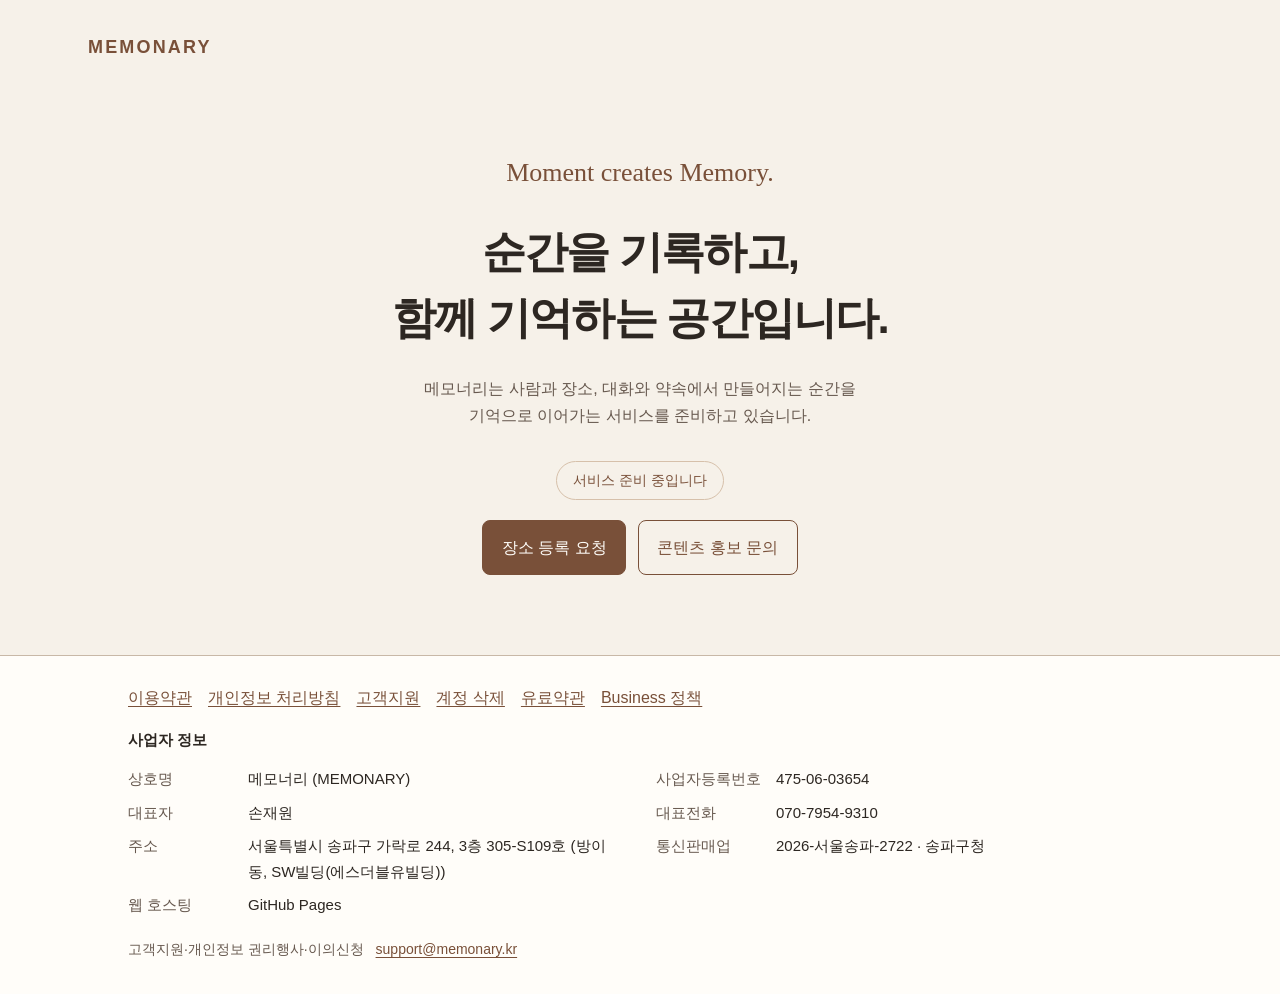
<file: index.html>
<!doctype html>
<html lang="ko">
<head>
  <meta charset="utf-8">
  <meta name="viewport" content="width=device-width, initial-scale=1">
  <meta name="description" content="순간을 기록하고, 함께 기억하는 공간. 메모너리(MEMONARY)는 사람과 장소, 대화와 약속에서 만들어지는 순간을 기억으로 이어가는 서비스를 준비하고 있습니다.">
  <title>MEMONARY | Moment creates Memory.</title>
  <link rel="icon" href="data:,">
  <link rel="stylesheet" href="./styles.css">
  <link rel="stylesheet" href="./request.css">
</head>
<body>
  <header class="site-header">
    <p class="wordmark">MEMONARY</p>
  </header>
  <main>
    <div class="introduction">
      <p class="motto" lang="en">Moment creates Memory.</p>
      <h1>순간을 기록하고,<br>함께 기억하는 공간입니다.</h1>
      <p class="description">메모너리는 사람과 장소, 대화와 약속에서 만들어지는 순간을 기억으로 이어가는 서비스를 준비하고 있습니다.</p>
      <p class="availability">서비스 준비 중입니다</p><nav class="home-actions" aria-label="등록 및 문의"><a class="button-link" href="/place-registration/">장소 등록 요청</a><a class="button-link secondary" href="/promotion/">콘텐츠 홍보 문의</a></nav>
    </div>
  </main>
  <footer class="site-footer">
    <div class="footer-inner">
      <nav class="legal-links" aria-label="약관 및 개인정보"><a href="/terms/">이용약관</a><a href="/privacy/">개인정보 처리방침</a><a href="/support/">고객지원</a><a href="/account-deletion/">계정 삭제</a><a href="/paid-terms/">유료약관</a><a href="/business-membership/">Business 정책</a></nav>
      <h2>사업자 정보</h2>
      <dl class="business-info">
        <div><dt>상호명</dt><dd>메모너리 (MEMONARY)</dd></div>
        <div><dt>사업자등록번호</dt><dd>475-06-03654</dd></div>
        <div><dt>대표자</dt><dd>손재원</dd></div>
        <div><dt>대표전화</dt><dd>070-7954-9310</dd></div>
        <div><dt>주소</dt><dd>서울특별시 송파구 가락로 244, 3층 305-S109호 (방이동, SW빌딩(에스더블유빌딩))</dd></div>
        <div><dt>통신판매업</dt><dd>2026-서울송파-2722 · 송파구청</dd></div>
        <div><dt>웹 호스팅</dt><dd>GitHub Pages</dd></div>
      </dl>
      <p class="support">고객지원·개인정보 권리행사·이의신청 <a href="mailto:support@memonary.kr">support@memonary.kr</a></p>
    </div>
  </footer>
</body>
</html>
</file>
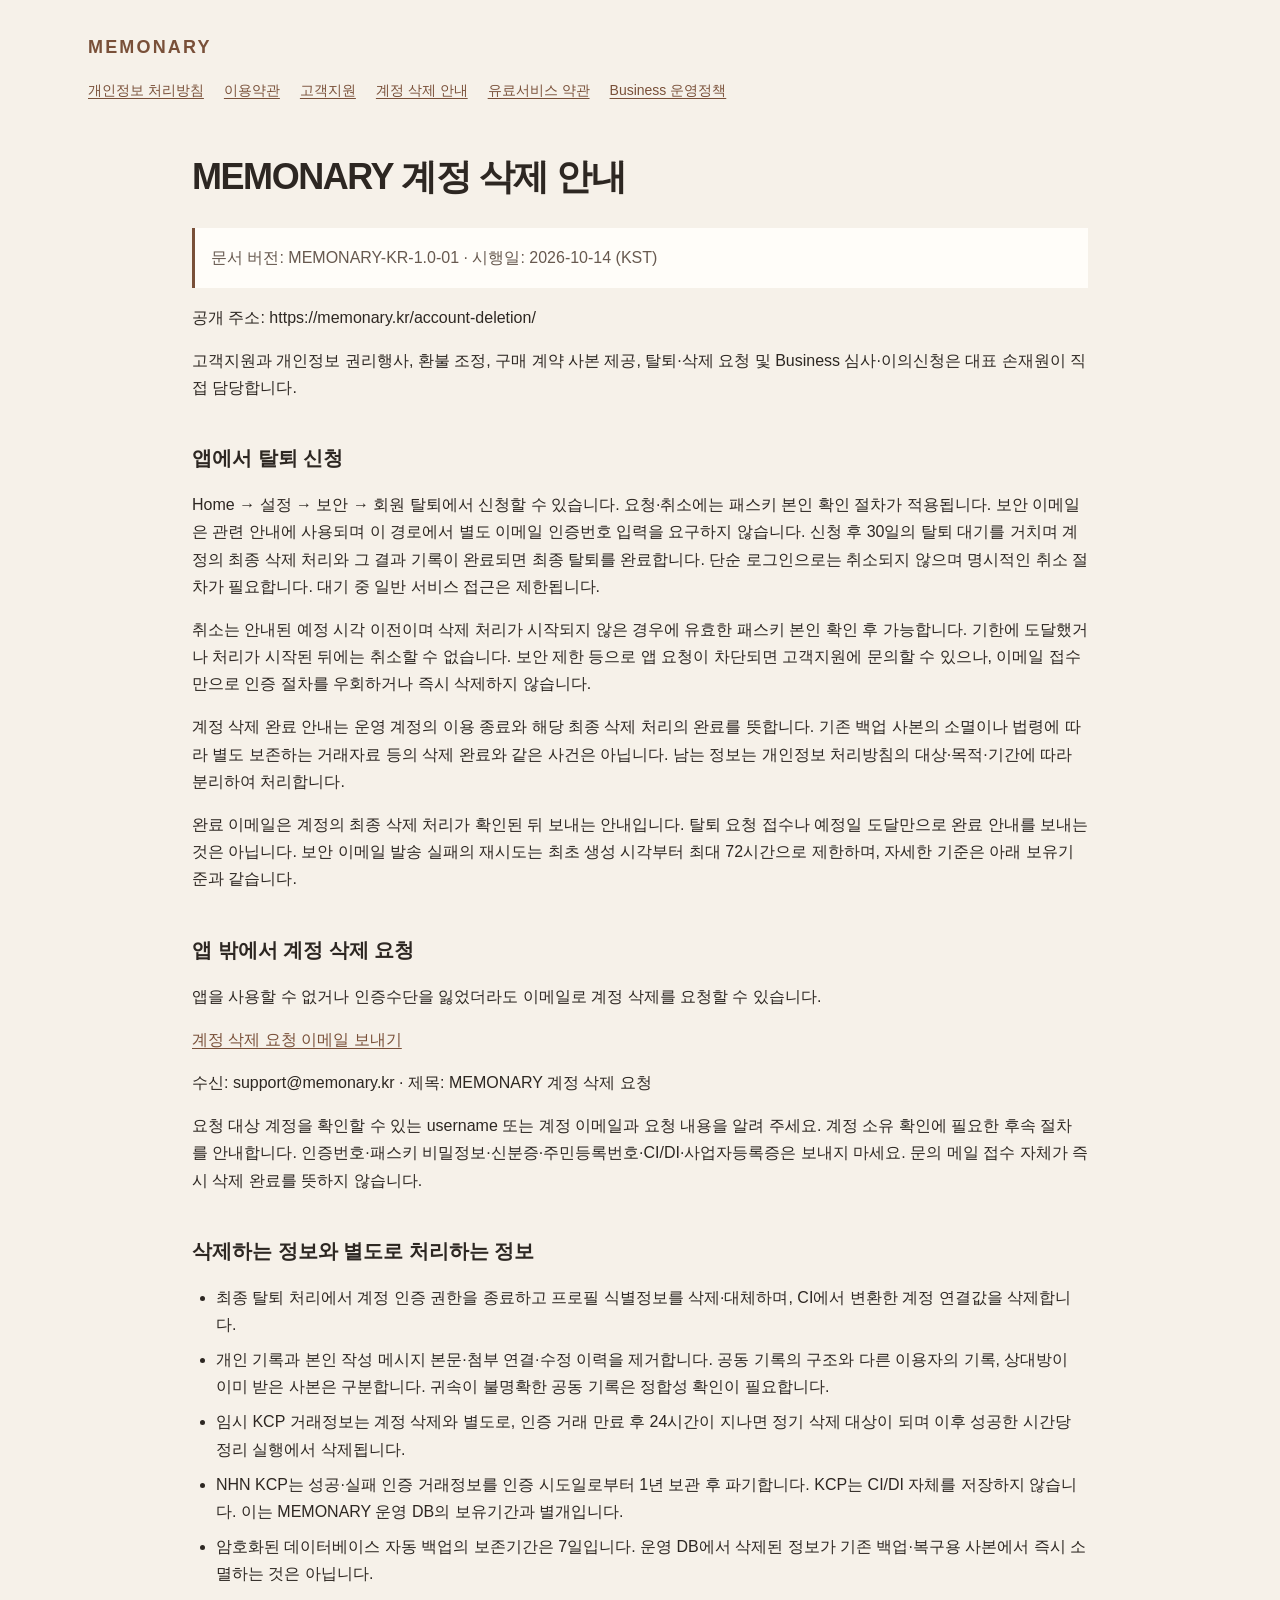
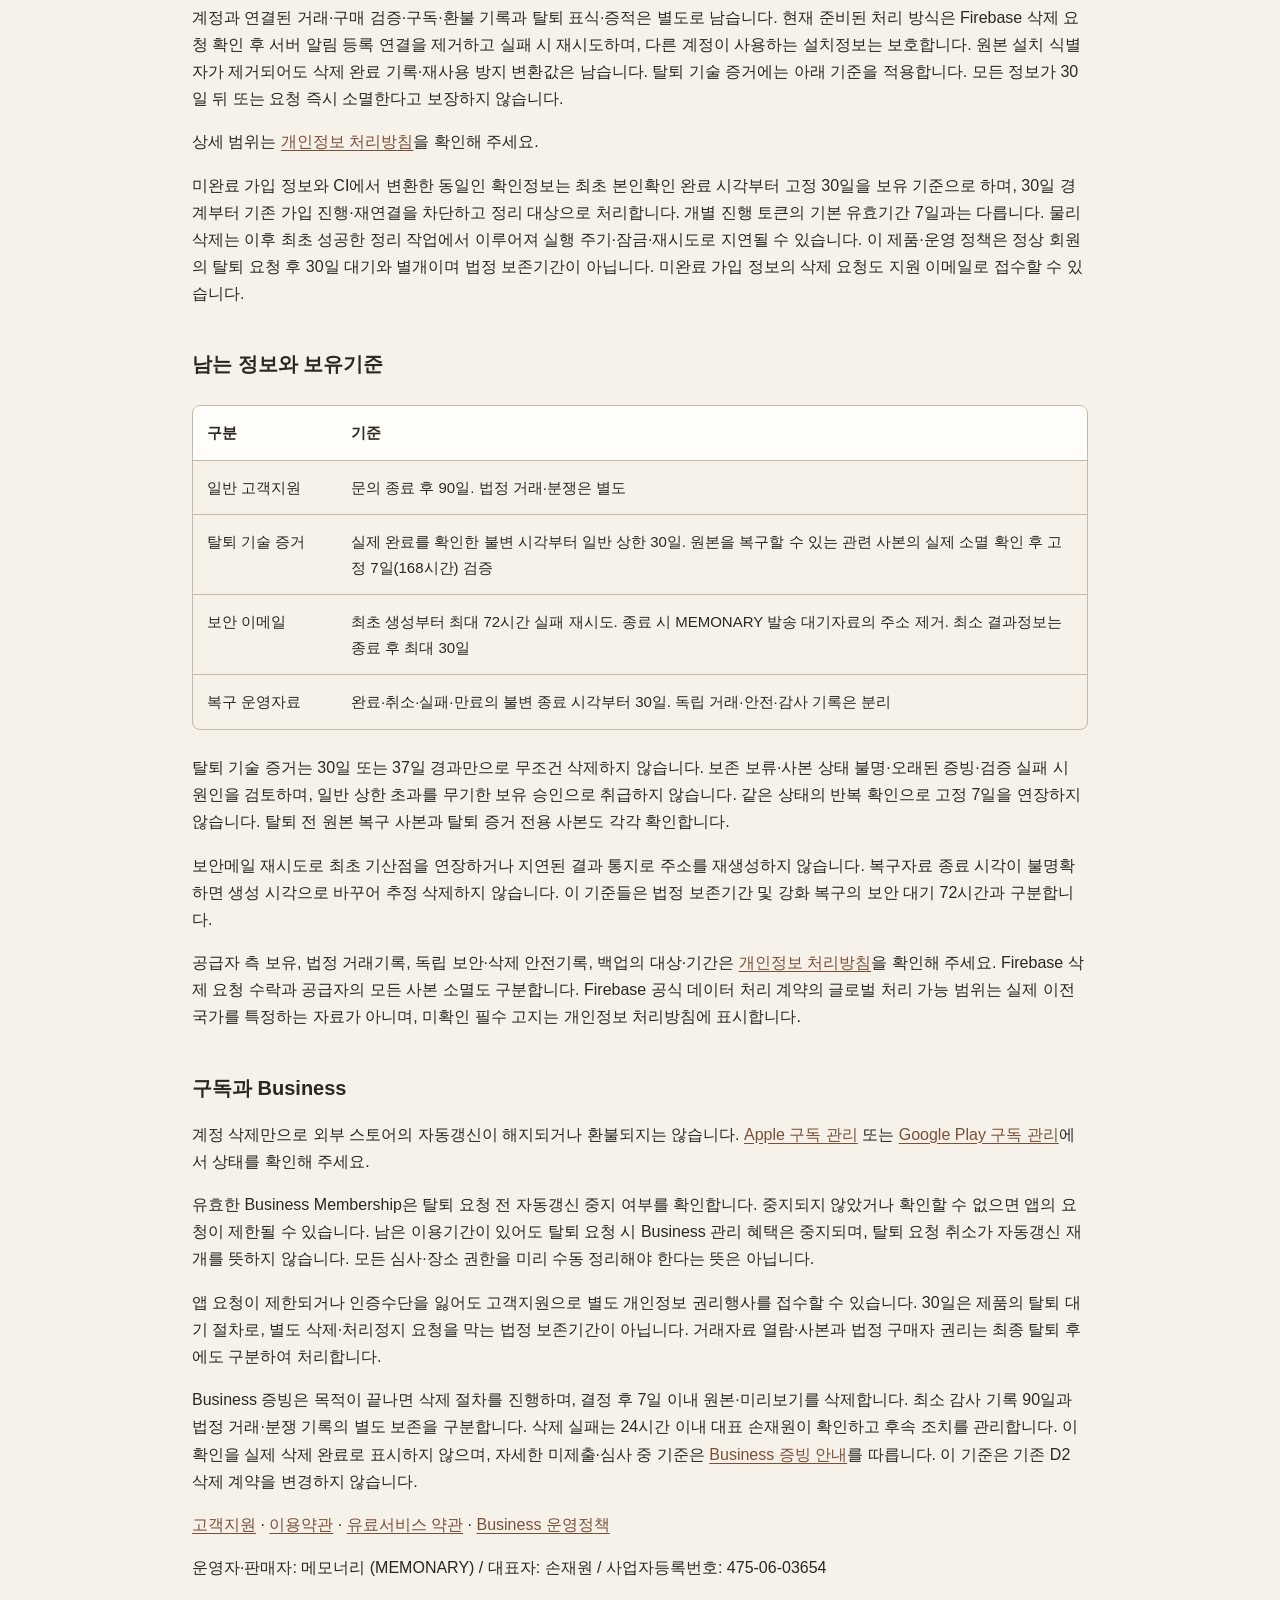
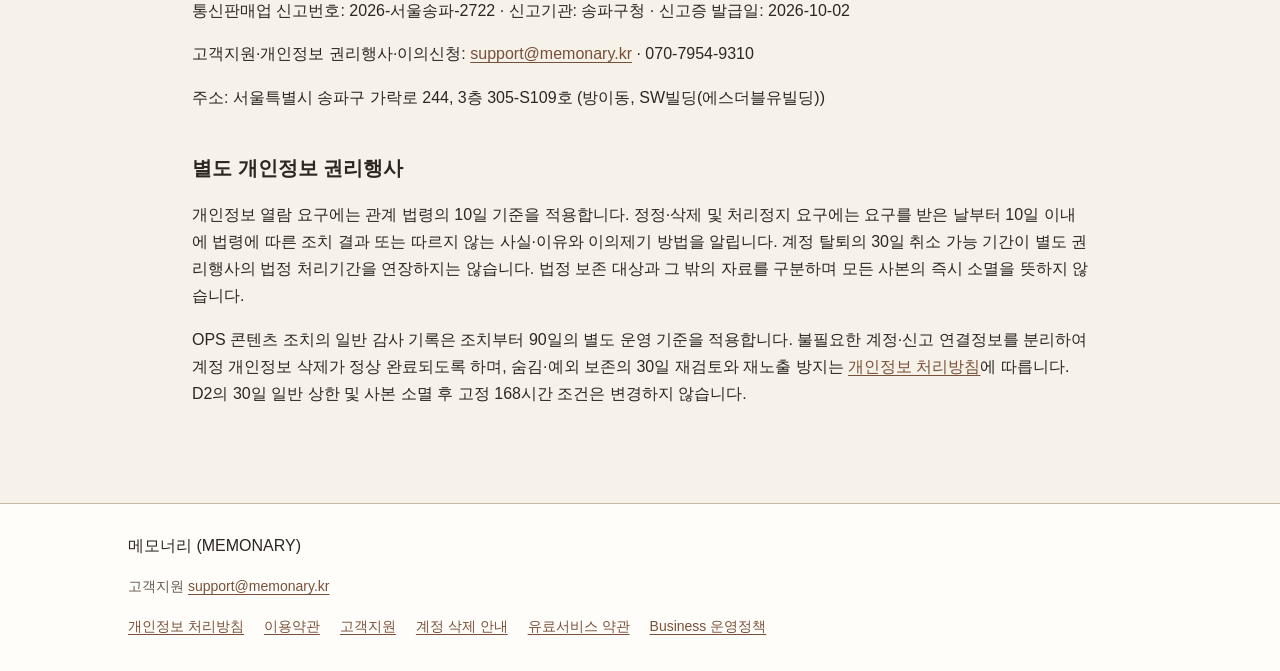
<file: account-deletion/index.html>
<!doctype html>
<html lang="ko">
<head>
<meta charset="utf-8">
<meta name="viewport" content="width=device-width, initial-scale=1">
<meta name="description" content="MEMONARY 계정 삭제 안내">
<title>계정 삭제 안내 | MEMONARY</title>
<link rel="icon" href="data:,">
<link rel="stylesheet" href="/styles.css">
<link rel="stylesheet" href="/legal.css">
</head>
<body class="legal-page">
<a class="skip-link" href="#document">본문으로 이동</a>
<header class="site-header"><a class="wordmark" href="/">MEMONARY</a><nav class="legal-nav" aria-label="서비스 안내"><a href="/privacy/">개인정보 처리방침</a><a href="/terms/">이용약관</a><a href="/support/">고객지원</a><a href="/account-deletion/">계정 삭제 안내</a><a href="/paid-terms/">유료서비스 약관</a><a href="/business-membership/">Business 운영정책</a></nav></header>
<main id="document"><article>
<h1 id="section-1">MEMONARY 계정 삭제 안내</h1>

<p>문서 버전: MEMONARY-KR-1.0-01 · 시행일: 2026-10-14 (KST)</p>
<p>공개 주소: https://memonary.kr/account-deletion/</p>
<p>고객지원과 개인정보 권리행사, 환불 조정, 구매 계약 사본 제공, 탈퇴·삭제 요청 및 Business 심사·이의신청은 대표 손재원이 직접 담당합니다.</p>
<h2 id="section-2">앱에서 탈퇴 신청</h2>
<p>Home → 설정 → 보안 → 회원 탈퇴에서 신청할 수 있습니다. 요청·취소에는 패스키 본인 확인 절차가 적용됩니다. 보안 이메일은 관련 안내에 사용되며 이 경로에서 별도 이메일 인증번호 입력을 요구하지 않습니다. 신청 후 30일의 탈퇴 대기를 거치며 계정의 최종 삭제 처리와 그 결과 기록이 완료되면 최종 탈퇴를 완료합니다. 단순 로그인으로는 취소되지 않으며 명시적인 취소 절차가 필요합니다. 대기 중 일반 서비스 접근은 제한됩니다.</p>
<p>취소는 안내된 예정 시각 이전이며 삭제 처리가 시작되지 않은 경우에 유효한 패스키 본인 확인 후 가능합니다. 기한에 도달했거나 처리가 시작된 뒤에는 취소할 수 없습니다. 보안 제한 등으로 앱 요청이 차단되면 고객지원에 문의할 수 있으나, 이메일 접수만으로 인증 절차를 우회하거나 즉시 삭제하지 않습니다.</p>
<p>계정 삭제 완료 안내는 운영 계정의 이용 종료와 해당 최종 삭제 처리의 완료를 뜻합니다. 기존 백업 사본의 소멸이나 법령에 따라 별도 보존하는 거래자료 등의 삭제 완료와 같은 사건은 아닙니다. 남는 정보는 개인정보 처리방침의 대상·목적·기간에 따라 분리하여 처리합니다.</p>
<p>완료 이메일은 계정의 최종 삭제 처리가 확인된 뒤 보내는 안내입니다. 탈퇴 요청 접수나 예정일 도달만으로 완료 안내를 보내는 것은 아닙니다. 보안 이메일 발송 실패의 재시도는 최초 생성 시각부터 최대 72시간으로 제한하며, 자세한 기준은 아래 보유기준과 같습니다. </p>

<h2 id="section-3">앱 밖에서 계정 삭제 요청</h2>
<p>앱을 사용할 수 없거나 인증수단을 잃었더라도 이메일로 계정 삭제를 요청할 수 있습니다.</p>
<p><a href="mailto:support@memonary.kr?subject=MEMONARY%20%EA%B3%84%EC%A0%95%20%EC%82%AD%EC%A0%9C%20%EC%9A%94%EC%B2%AD">계정 삭제 요청 이메일 보내기</a></p>
<p>수신: support@memonary.kr · 제목: MEMONARY 계정 삭제 요청</p>
<p>요청 대상 계정을 확인할 수 있는 username 또는 계정 이메일과 요청 내용을 알려 주세요. 계정 소유 확인에 필요한 후속 절차를 안내합니다. 인증번호·패스키 비밀정보·신분증·주민등록번호·CI/DI·사업자등록증은 보내지 마세요. 문의 메일 접수 자체가 즉시 삭제 완료를 뜻하지 않습니다.</p>
<h2 id="section-4">삭제하는 정보와 별도로 처리하는 정보</h2>
<ul><li>최종 탈퇴 처리에서 계정 인증 권한을 종료하고 프로필 식별정보를 삭제·대체하며, CI에서 변환한 계정 연결값을 삭제합니다.</li><li>개인 기록과 본인 작성 메시지 본문·첨부 연결·수정 이력을 제거합니다. 공동 기록의 구조와 다른 이용자의 기록, 상대방이 이미 받은 사본은 구분합니다. 귀속이 불명확한 공동 기록은 정합성 확인이 필요합니다.</li><li>임시 KCP 거래정보는 계정 삭제와 별도로, 인증 거래 만료 후 24시간이 지나면 정기 삭제 대상이 되며 이후 성공한 시간당 정리 실행에서 삭제됩니다.</li><li>NHN KCP는 성공·실패 인증 거래정보를 인증 시도일로부터 1년 보관 후 파기합니다. KCP는 CI/DI 자체를 저장하지 않습니다. 이는 MEMONARY 운영 DB의 보유기간과 별개입니다.</li><li>암호화된 데이터베이스 자동 백업의 보존기간은 7일입니다. 운영 DB에서 삭제된 정보가 기존 백업·복구용 사본에서 즉시 소멸하는 것은 아닙니다.</li></ul>
<p>계정과 연결된 거래·구매 검증·구독·환불 기록과 탈퇴 표식·증적은 별도로 남습니다. 현재 준비된 처리 방식은 Firebase 삭제 요청 확인 후 서버 알림 등록 연결을 제거하고 실패 시 재시도하며, 다른 계정이 사용하는 설치정보는 보호합니다. 원본 설치 식별자가 제거되어도 삭제 완료 기록·재사용 방지 변환값은 남습니다. 탈퇴 기술 증거에는 아래 기준을 적용합니다. 모든 정보가 30일 뒤 또는 요청 즉시 소멸한다고 보장하지 않습니다.</p>


<p> 상세 범위는 <a href="/privacy/">개인정보 처리방침</a>을 확인해 주세요.</p>
<p>미완료 가입 정보와 CI에서 변환한 동일인 확인정보는 최초 본인확인 완료 시각부터 고정 30일을 보유 기준으로 하며, 30일 경계부터 기존 가입 진행·재연결을 차단하고 정리 대상으로 처리합니다. 개별 진행 토큰의 기본 유효기간 7일과는 다릅니다. 물리 삭제는 이후 최초 성공한 정리 작업에서 이루어져 실행 주기·잠금·재시도로 지연될 수 있습니다. 이 제품·운영 정책은 정상 회원의 탈퇴 요청 후 30일 대기와 별개이며 법정 보존기간이 아닙니다. 미완료 가입 정보의 삭제 요청도 지원 이메일로 접수할 수 있습니다.</p>
<h2 id="section-5">남는 정보와 보유기준</h2>
<div class="table-scroll" role="region" aria-label="상세 항목 표" tabindex="0"><table><thead><tr><th scope="col">구분</th><th scope="col">기준</th></tr></thead><tbody><tr><td>일반 고객지원</td><td>문의 종료 후 90일. 법정 거래·분쟁은 별도</td></tr><tr><td>탈퇴 기술 증거</td><td>실제 완료를 확인한 불변 시각부터 일반 상한 30일. 원본을 복구할 수 있는 관련 사본의 실제 소멸 확인 후 고정 7일(168시간) 검증</td></tr><tr><td>보안 이메일</td><td>최초 생성부터 최대 72시간 실패 재시도. 종료 시 MEMONARY 발송 대기자료의 주소 제거. 최소 결과정보는 종료 후 최대 30일</td></tr><tr><td>복구 운영자료</td><td>완료·취소·실패·만료의 불변 종료 시각부터 30일. 독립 거래·안전·감사 기록은 분리</td></tr></tbody></table></div>
<p>탈퇴 기술 증거는 30일 또는 37일 경과만으로 무조건 삭제하지 않습니다. 보존 보류·사본 상태 불명·오래된 증빙·검증 실패 시 원인을 검토하며, 일반 상한 초과를 무기한 보유 승인으로 취급하지 않습니다. 같은 상태의 반복 확인으로 고정 7일을 연장하지 않습니다. 탈퇴 전 원본 복구 사본과 탈퇴 증거 전용 사본도 각각 확인합니다.</p>
<p>보안메일 재시도로 최초 기산점을 연장하거나 지연된 결과 통지로 주소를 재생성하지 않습니다. 복구자료 종료 시각이 불명확하면 생성 시각으로 바꾸어 추정 삭제하지 않습니다. 이 기준들은 법정 보존기간 및 강화 복구의 보안 대기 72시간과 구분합니다.</p>
<p>공급자 측 보유, 법정 거래기록, 독립 보안·삭제 안전기록, 백업의 대상·기간은 <a href="/privacy/#retention">개인정보 처리방침</a>을 확인해 주세요. Firebase 삭제 요청 수락과 공급자의 모든 사본 소멸도 구분합니다. Firebase 공식 데이터 처리 계약의 글로벌 처리 가능 범위는 실제 이전 국가를 특정하는 자료가 아니며, 미확인 필수 고지는 개인정보 처리방침에 표시합니다.</p>

<h2 id="section-6">구독과 Business</h2>
<p>계정 삭제만으로 외부 스토어의 자동갱신이 해지되거나 환불되지는 않습니다. <a href="https://apps.apple.com/account/subscriptions/">Apple 구독 관리</a> 또는 <a href="https://play.google.com/store/account/subscriptions">Google Play 구독 관리</a>에서 상태를 확인해 주세요.</p>
<p>유효한 Business Membership은 탈퇴 요청 전 자동갱신 중지 여부를 확인합니다. 중지되지 않았거나 확인할 수 없으면 앱의 요청이 제한될 수 있습니다. 남은 이용기간이 있어도 탈퇴 요청 시 Business 관리 혜택은 중지되며, 탈퇴 요청 취소가 자동갱신 재개를 뜻하지 않습니다. 모든 심사·장소 권한을 미리 수동 정리해야 한다는 뜻은 아닙니다.</p>
<p>앱 요청이 제한되거나 인증수단을 잃어도 고객지원으로 별도 개인정보 권리행사를 접수할 수 있습니다. 30일은 제품의 탈퇴 대기 절차로, 별도 삭제·처리정지 요청을 막는 법정 보존기간이 아닙니다. 거래자료 열람·사본과 법정 구매자 권리는 최종 탈퇴 후에도 구분하여 처리합니다.</p>
<p>Business 증빙은 목적이 끝나면 삭제 절차를 진행하며, 결정 후 7일 이내 원본·미리보기를 삭제합니다. 최소 감사 기록 90일과 법정 거래·분쟁 기록의 별도 보존을 구분합니다. 삭제 실패는 24시간 이내 대표 손재원이 확인하고 후속 조치를 관리합니다. 이 확인을 실제 삭제 완료로 표시하지 않으며, 자세한 미제출·심사 중 기준은 <a href="/business-membership/#verification">Business 증빙 안내</a>를 따릅니다. 이 기준은 기존 D2 삭제 계약을 변경하지 않습니다.</p>
<p><a href="/support/">고객지원</a> · <a href="/terms/">이용약관</a> · <a href="/paid-terms/">유료서비스 약관</a> · <a href="/business-membership/">Business 운영정책</a></p>
<p>운영자·판매자: 메모너리 (MEMONARY) / 대표자: 손재원 / 사업자등록번호: 475-06-03654</p>
<p>통신판매업 신고번호: 2026-서울송파-2722 · 신고기관: 송파구청 · 신고증 발급일: 2026-10-02</p>
<p>고객지원·개인정보 권리행사·이의신청: <a href="mailto:support@memonary.kr">support@memonary.kr</a> · 070-7954-9310</p>
<p>주소: 서울특별시 송파구 가락로 244, 3층 305-S109호 (방이동, SW빌딩(에스더블유빌딩))</p>
<h2 id="section-7">별도 개인정보 권리행사</h2>
<p>개인정보 열람 요구에는 관계 법령의 10일 기준을 적용합니다. 정정·삭제 및 처리정지 요구에는 요구를 받은 날부터 10일 이내에 법령에 따른 조치 결과 또는 따르지 않는 사실·이유와 이의제기 방법을 알립니다. 계정 탈퇴의 30일 취소 가능 기간이 별도 권리행사의 법정 처리기간을 연장하지는 않습니다. 법정 보존 대상과 그 밖의 자료를 구분하며 모든 사본의 즉시 소멸을 뜻하지 않습니다.</p>
<p>OPS 콘텐츠 조치의 일반 감사 기록은 조치부터 90일의 별도 운영 기준을 적용합니다. 불필요한 계정·신고 연결정보를 분리하여 계정 개인정보 삭제가 정상 완료되도록 하며, 숨김·예외 보존의 30일 재검토와 재노출 방지는 <a href="/privacy/#retention">개인정보 처리방침</a>에 따릅니다. D2의 30일 일반 상한 및 사본 소멸 후 고정 168시간 조건은 변경하지 않습니다.</p>
</article></main>
<footer class="site-footer"><div class="footer-inner"><p>메모너리 (MEMONARY)</p><p class="support">고객지원 <a href="mailto:support@memonary.kr">support@memonary.kr</a></p><nav class="legal-nav" aria-label="하단 서비스 안내"><a href="/privacy/">개인정보 처리방침</a><a href="/terms/">이용약관</a><a href="/support/">고객지원</a><a href="/account-deletion/">계정 삭제 안내</a><a href="/paid-terms/">유료서비스 약관</a><a href="/business-membership/">Business 운영정책</a></nav></div></footer>
</body>
</html>
</file>
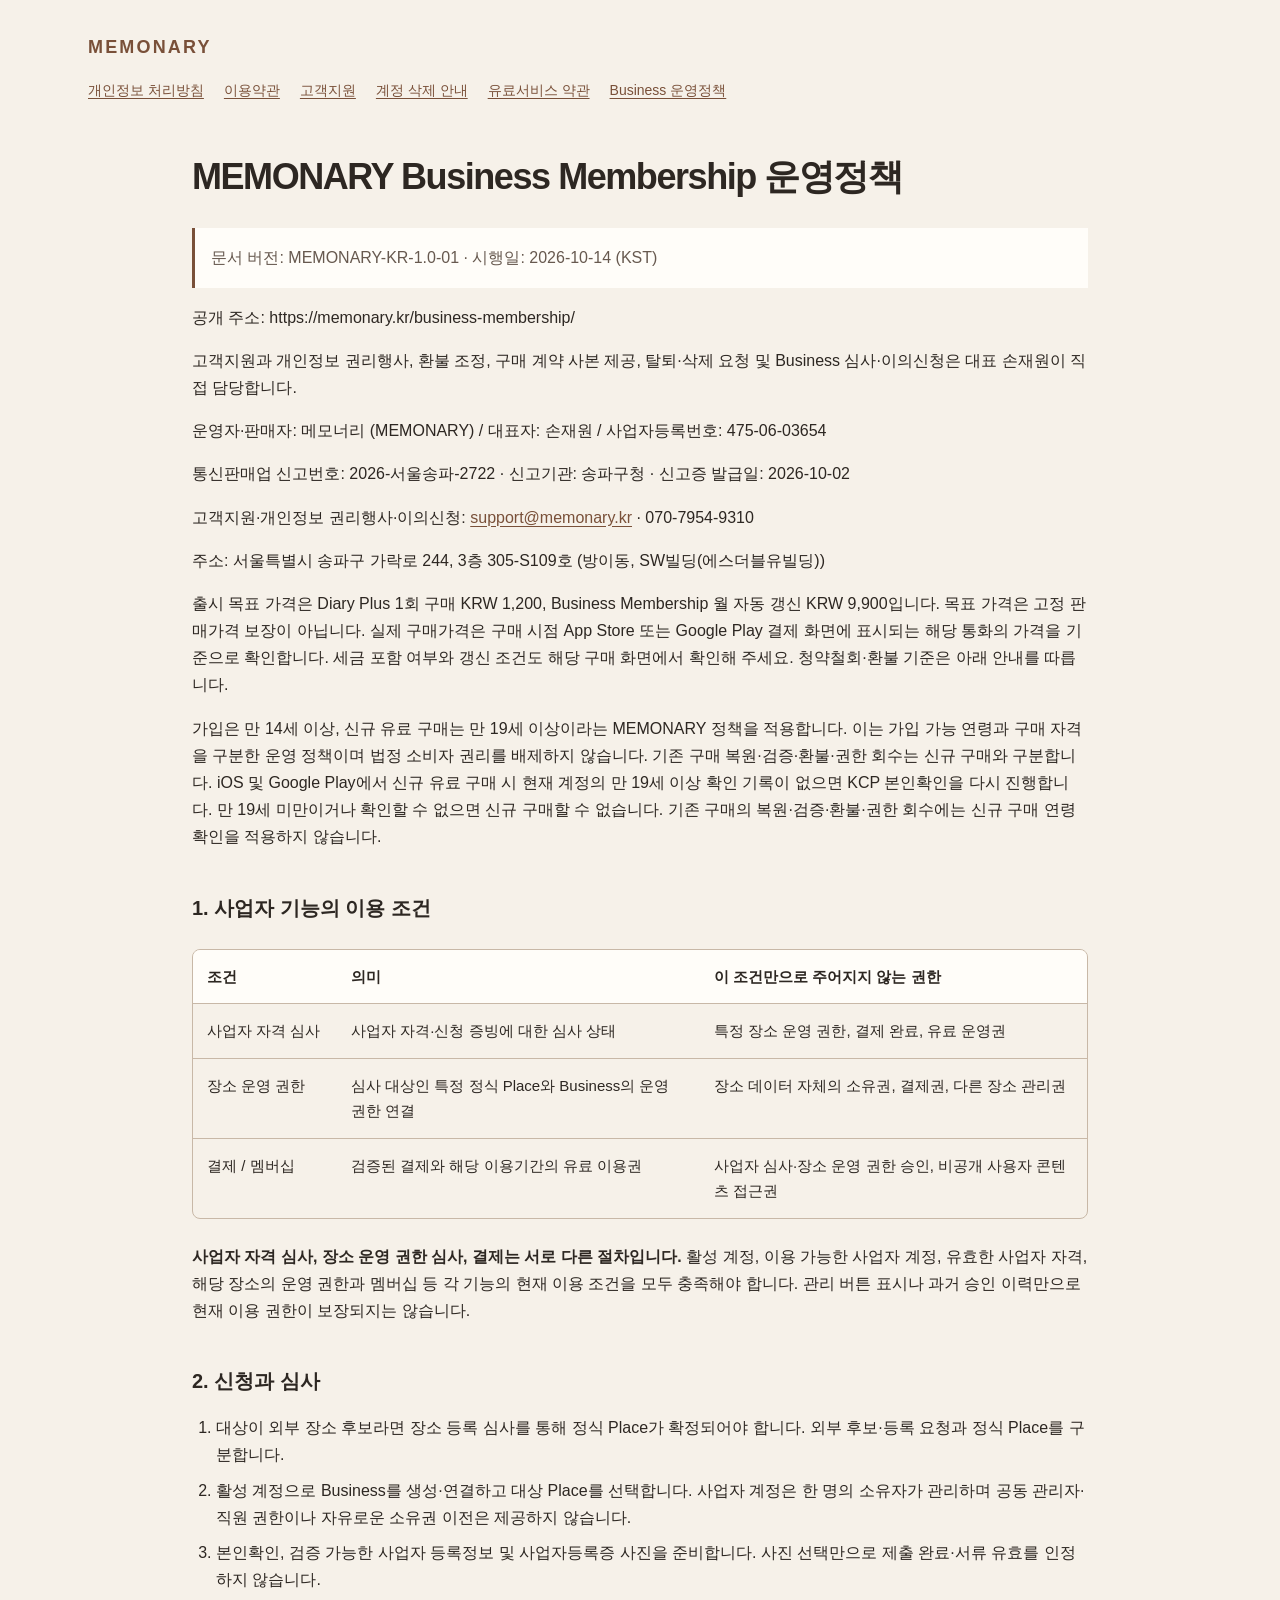
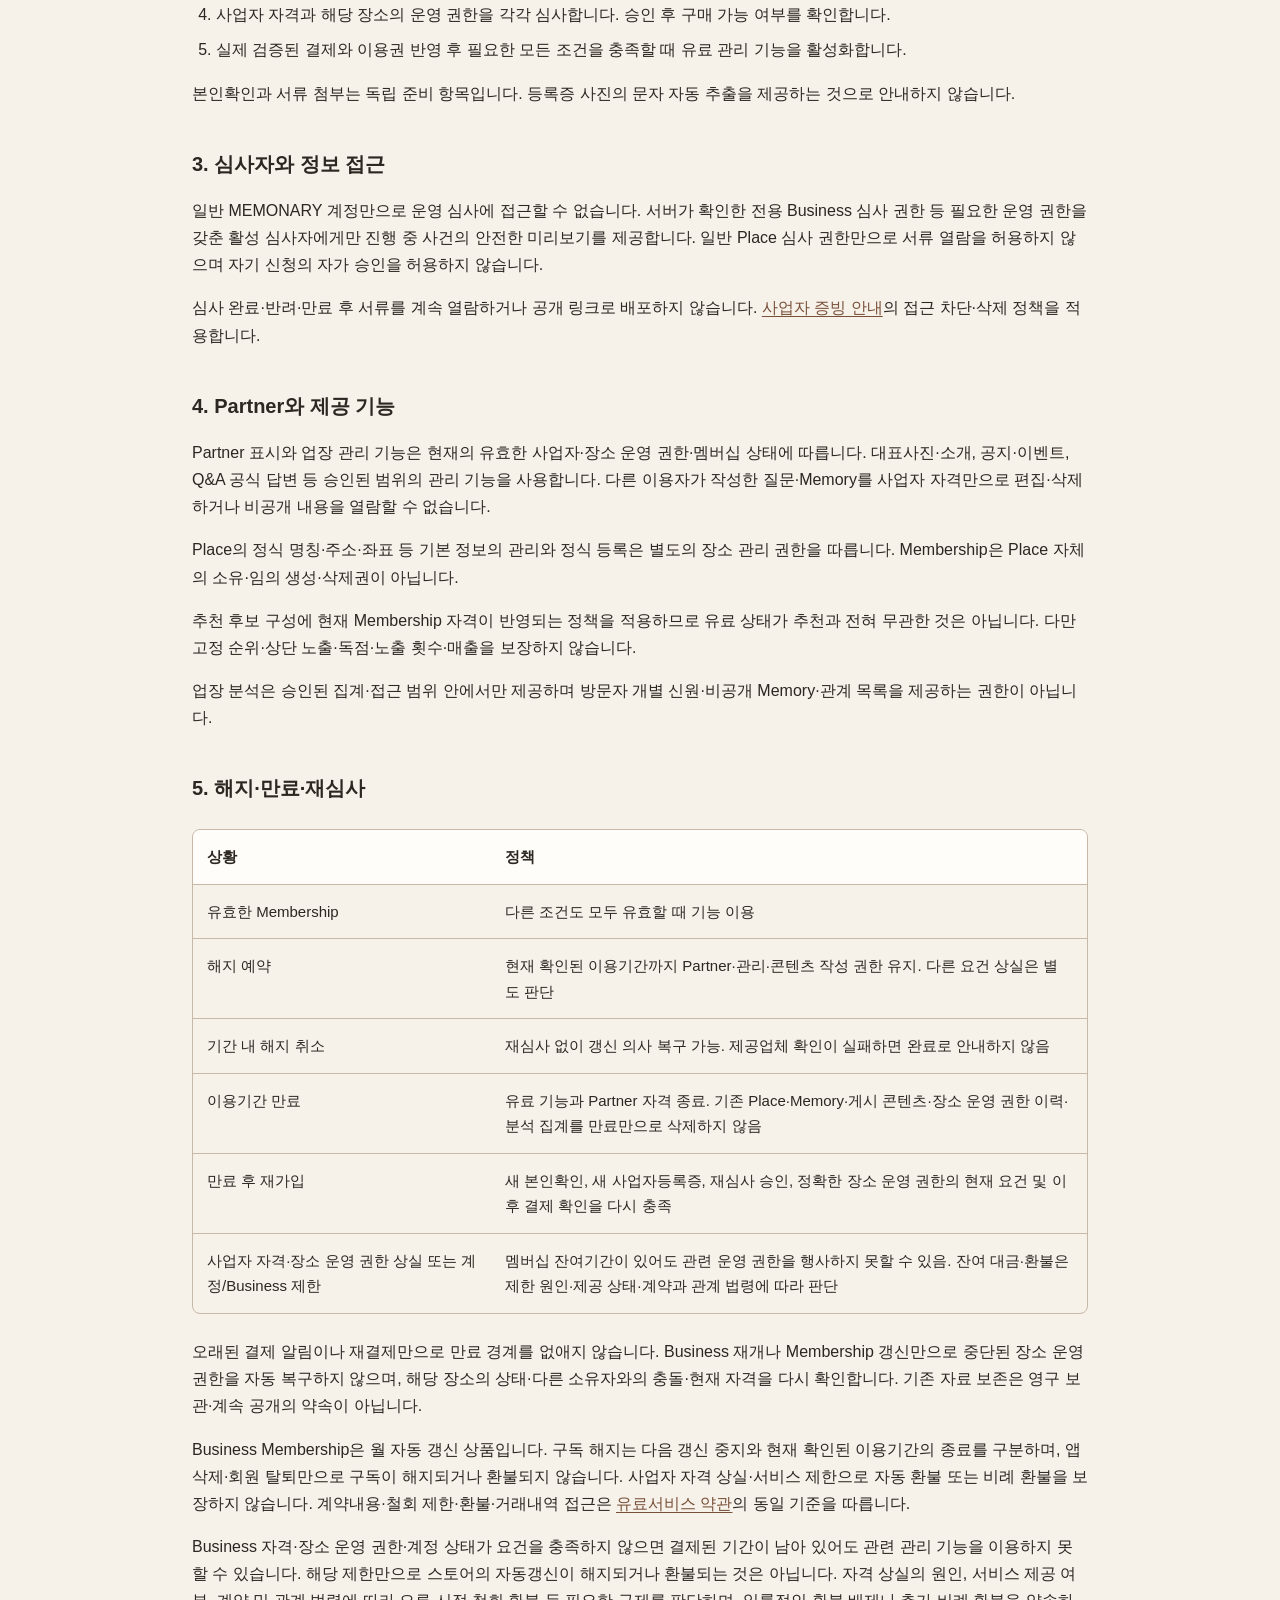
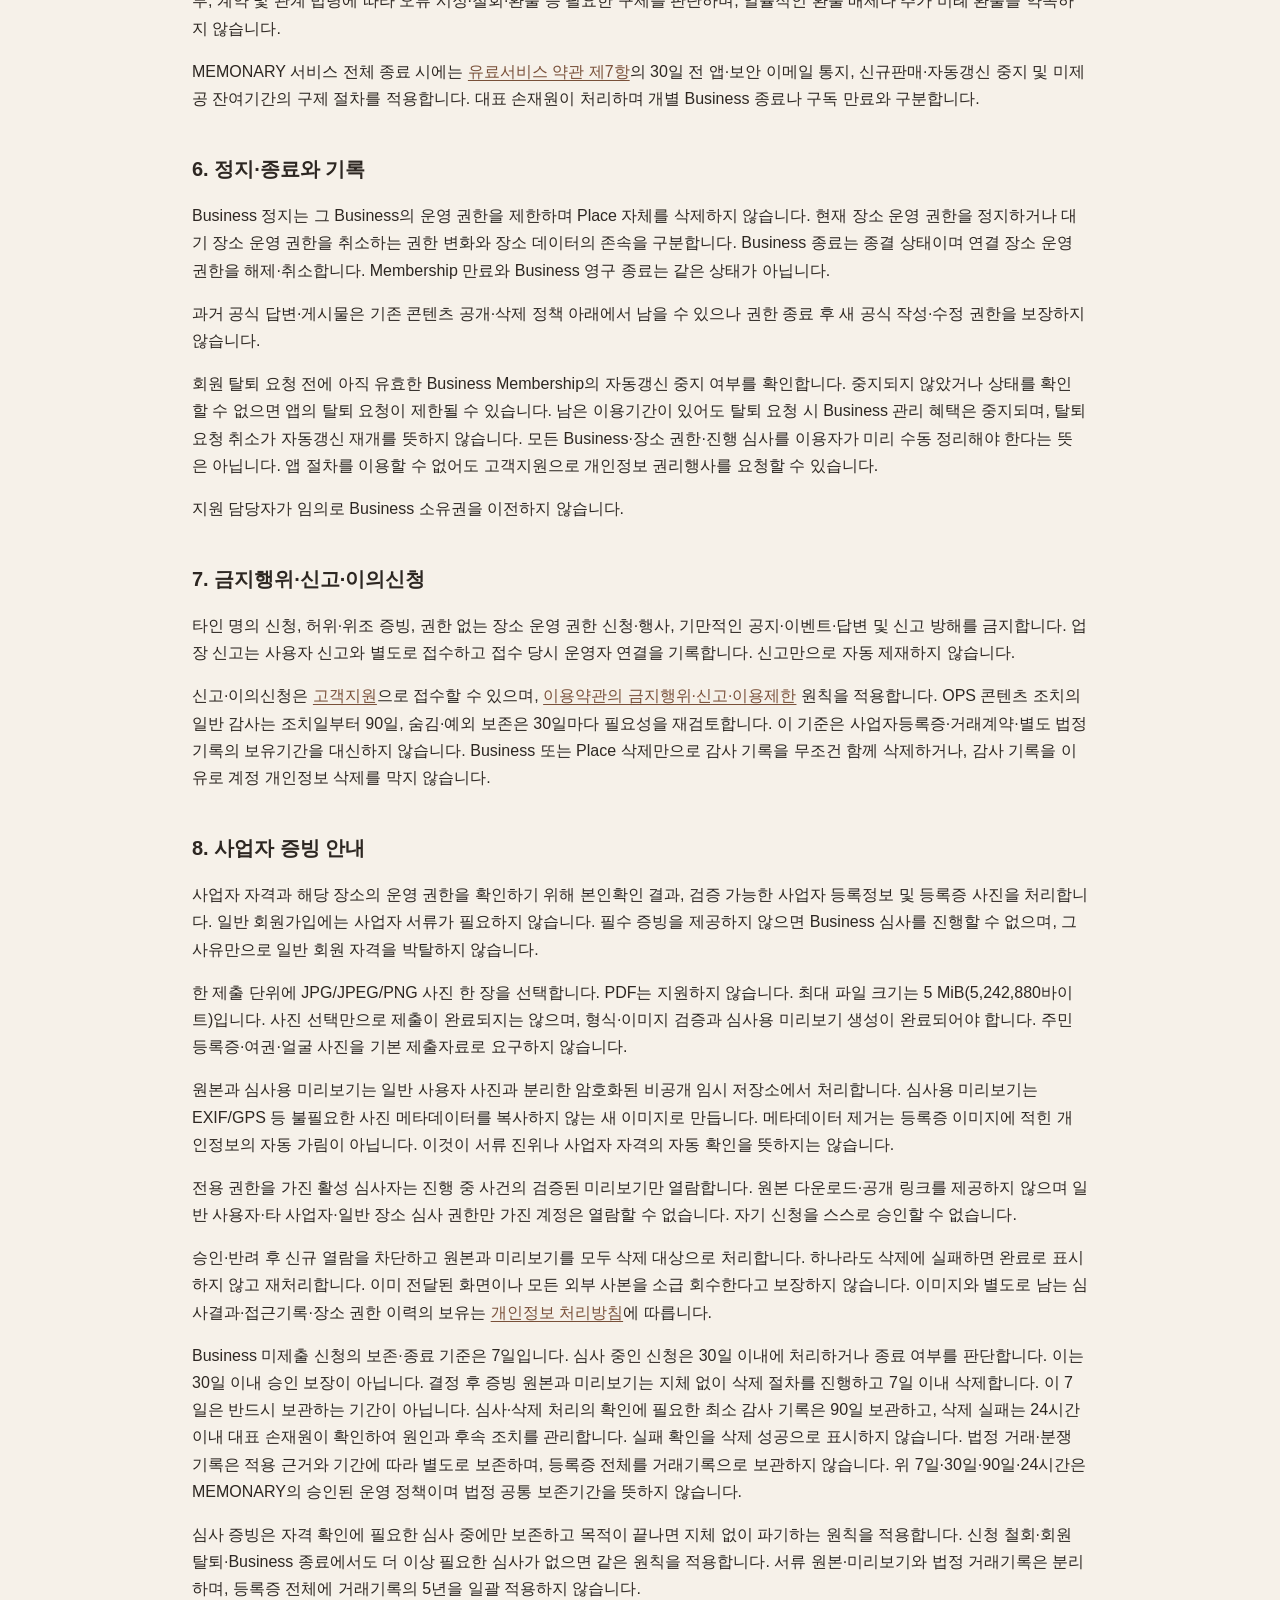
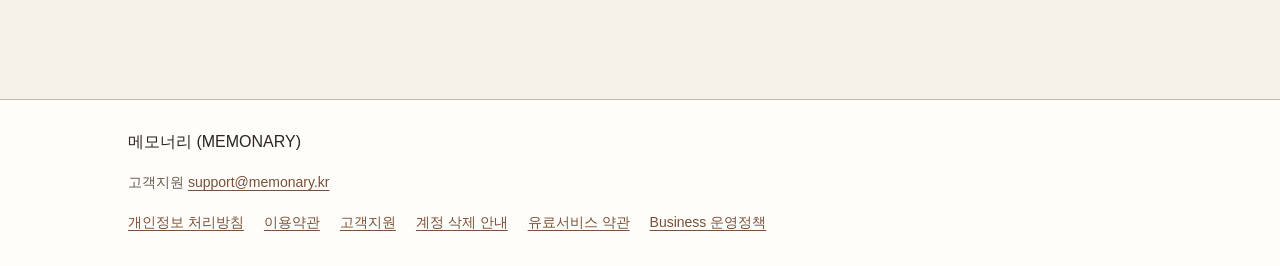
<file: business-membership/index.html>
<!doctype html>
<html lang="ko">
<head>
<meta charset="utf-8">
<meta name="viewport" content="width=device-width, initial-scale=1">
<meta name="description" content="MEMONARY Business Membership 정책">
<title>Business Membership 정책 | MEMONARY</title>
<link rel="icon" href="data:,">
<link rel="stylesheet" href="/styles.css">
<link rel="stylesheet" href="/legal.css">
</head>
<body class="legal-page">
<a class="skip-link" href="#document">본문으로 이동</a>
<header class="site-header"><a class="wordmark" href="/">MEMONARY</a><nav class="legal-nav" aria-label="서비스 안내"><a href="/privacy/">개인정보 처리방침</a><a href="/terms/">이용약관</a><a href="/support/">고객지원</a><a href="/account-deletion/">계정 삭제 안내</a><a href="/paid-terms/">유료서비스 약관</a><a href="/business-membership/">Business 운영정책</a></nav></header>
<main id="document"><article>
<h1 id="section-1">MEMONARY Business Membership 운영정책</h1>

<p>문서 버전: MEMONARY-KR-1.0-01 · 시행일: 2026-10-14 (KST)</p>
<p>공개 주소: https://memonary.kr/business-membership/</p>
<p>고객지원과 개인정보 권리행사, 환불 조정, 구매 계약 사본 제공, 탈퇴·삭제 요청 및 Business 심사·이의신청은 대표 손재원이 직접 담당합니다.</p>
<p>운영자·판매자: 메모너리 (MEMONARY) / 대표자: 손재원 / 사업자등록번호: 475-06-03654</p>
<p>통신판매업 신고번호: 2026-서울송파-2722 · 신고기관: 송파구청 · 신고증 발급일: 2026-10-02</p>
<p>고객지원·개인정보 권리행사·이의신청: <a href="mailto:support@memonary.kr">support@memonary.kr</a> · 070-7954-9310</p>
<p>주소: 서울특별시 송파구 가락로 244, 3층 305-S109호 (방이동, SW빌딩(에스더블유빌딩))</p>
<p>출시 목표 가격은 Diary Plus 1회 구매 KRW 1,200, Business Membership 월 자동 갱신 KRW 9,900입니다. 목표 가격은 고정 판매가격 보장이 아닙니다. 실제 구매가격은 구매 시점 App Store 또는 Google Play 결제 화면에 표시되는 해당 통화의 가격을 기준으로 확인합니다. 세금 포함 여부와 갱신 조건도 해당 구매 화면에서 확인해 주세요. 청약철회·환불 기준은 아래 안내를 따릅니다.</p>
<p>가입은 만 14세 이상, 신규 유료 구매는 만 19세 이상이라는 MEMONARY 정책을 적용합니다. 이는 가입 가능 연령과 구매 자격을 구분한 운영 정책이며 법정 소비자 권리를 배제하지 않습니다. 기존 구매 복원·검증·환불·권한 회수는 신규 구매와 구분합니다. iOS 및 Google Play에서 신규 유료 구매 시 현재 계정의 만 19세 이상 확인 기록이 없으면 KCP 본인확인을 다시 진행합니다. 만 19세 미만이거나 확인할 수 없으면 신규 구매할 수 없습니다. 기존 구매의 복원·검증·환불·권한 회수에는 신규 구매 연령 확인을 적용하지 않습니다.</p>
<h2 id="section-2">1. 사업자 기능의 이용 조건</h2>
<div class="table-scroll" role="region" aria-label="상세 항목 표" tabindex="0"><table><thead><tr><th scope="col">조건</th><th scope="col">의미</th><th scope="col">이 조건만으로 주어지지 않는 권한</th></tr></thead><tbody><tr><td>사업자 자격 심사</td><td>사업자 자격·신청 증빙에 대한 심사 상태</td><td>특정 장소 운영 권한, 결제 완료, 유료 운영권</td></tr><tr><td>장소 운영 권한</td><td>심사 대상인 특정 정식 Place와 Business의 운영 권한 연결</td><td>장소 데이터 자체의 소유권, 결제권, 다른 장소 관리권</td></tr><tr><td>결제 / 멤버십</td><td>검증된 결제와 해당 이용기간의 유료 이용권</td><td>사업자 심사·장소 운영 권한 승인, 비공개 사용자 콘텐츠 접근권</td></tr></tbody></table></div>
<p><strong>사업자 자격 심사, 장소 운영 권한 심사, 결제는 서로 다른 절차입니다.</strong> 활성 계정, 이용 가능한 사업자 계정, 유효한 사업자 자격, 해당 장소의 운영 권한과 멤버십 등 각 기능의 현재 이용 조건을 모두 충족해야 합니다. 관리 버튼 표시나 과거 승인 이력만으로 현재 이용 권한이 보장되지는 않습니다.</p>
<h2 id="section-3">2. 신청과 심사</h2>
<ol><li>대상이 외부 장소 후보라면 장소 등록 심사를 통해 정식 Place가 확정되어야 합니다. 외부 후보·등록 요청과 정식 Place를 구분합니다.</li><li>활성 계정으로 Business를 생성·연결하고 대상 Place를 선택합니다. 사업자 계정은 한 명의 소유자가 관리하며 공동 관리자·직원 권한이나 자유로운 소유권 이전은 제공하지 않습니다.</li><li>본인확인, 검증 가능한 사업자 등록정보 및 사업자등록증 사진을 준비합니다. 사진 선택만으로 제출 완료·서류 유효를 인정하지 않습니다.</li><li>사업자 자격과 해당 장소의 운영 권한을 각각 심사합니다. 승인 후 구매 가능 여부를 확인합니다.</li><li>실제 검증된 결제와 이용권 반영 후 필요한 모든 조건을 충족할 때 유료 관리 기능을 활성화합니다.</li></ol>
<p>본인확인과 서류 첨부는 독립 준비 항목입니다. 등록증 사진의 문자 자동 추출을 제공하는 것으로 안내하지 않습니다.</p>

<h2 id="section-4">3. 심사자와 정보 접근</h2>
<p>일반 MEMONARY 계정만으로 운영 심사에 접근할 수 없습니다. 서버가 확인한 전용 Business 심사 권한 등 필요한 운영 권한을 갖춘 활성 심사자에게만 진행 중 사건의 안전한 미리보기를 제공합니다. 일반 Place 심사 권한만으로 서류 열람을 허용하지 않으며 자기 신청의 자가 승인을 허용하지 않습니다.</p>
<p>심사 완료·반려·만료 후 서류를 계속 열람하거나 공개 링크로 배포하지 않습니다. <a href="#verification">사업자 증빙 안내</a>의 접근 차단·삭제 정책을 적용합니다. </p>

<h2 id="section-5">4. Partner와 제공 기능</h2>
<p>Partner 표시와 업장 관리 기능은 현재의 유효한 사업자·장소 운영 권한·멤버십 상태에 따릅니다. 대표사진·소개, 공지·이벤트, Q&amp;A 공식 답변 등 승인된 범위의 관리 기능을 사용합니다. 다른 이용자가 작성한 질문·Memory를 사업자 자격만으로 편집·삭제하거나 비공개 내용을 열람할 수 없습니다.</p>
<p>Place의 정식 명칭·주소·좌표 등 기본 정보의 관리와 정식 등록은 별도의 장소 관리 권한을 따릅니다. Membership은 Place 자체의 소유·임의 생성·삭제권이 아닙니다.</p>
<p>추천 후보 구성에 현재 Membership 자격이 반영되는 정책을 적용하므로 유료 상태가 추천과 전혀 무관한 것은 아닙니다. 다만 고정 순위·상단 노출·독점·노출 횟수·매출을 보장하지 않습니다. </p>

<p>업장 분석은 승인된 집계·접근 범위 안에서만 제공하며 방문자 개별 신원·비공개 Memory·관계 목록을 제공하는 권한이 아닙니다. </p>

<h2 id="section-6">5. 해지·만료·재심사</h2>
<div class="table-scroll" role="region" aria-label="상세 항목 표" tabindex="0"><table><thead><tr><th scope="col">상황</th><th scope="col">정책</th></tr></thead><tbody><tr><td>유효한 Membership</td><td>다른 조건도 모두 유효할 때 기능 이용</td></tr><tr><td>해지 예약</td><td>현재 확인된 이용기간까지 Partner·관리·콘텐츠 작성 권한 유지. 다른 요건 상실은 별도 판단</td></tr><tr><td>기간 내 해지 취소</td><td>재심사 없이 갱신 의사 복구 가능. 제공업체 확인이 실패하면 완료로 안내하지 않음</td></tr><tr><td>이용기간 만료</td><td>유료 기능과 Partner 자격 종료. 기존 Place·Memory·게시 콘텐츠·장소 운영 권한 이력·분석 집계를 만료만으로 삭제하지 않음</td></tr><tr><td>만료 후 재가입</td><td>새 본인확인, 새 사업자등록증, 재심사 승인, 정확한 장소 운영 권한의 현재 요건 및 이후 결제 확인을 다시 충족</td></tr><tr><td>사업자 자격·장소 운영 권한 상실 또는 계정/Business 제한</td><td>멤버십 잔여기간이 있어도 관련 운영 권한을 행사하지 못할 수 있음. 잔여 대금·환불은 제한 원인·제공 상태·계약과 관계 법령에 따라 판단</td></tr></tbody></table></div>
<p>오래된 결제 알림이나 재결제만으로 만료 경계를 없애지 않습니다. Business 재개나 Membership 갱신만으로 중단된 장소 운영 권한을 자동 복구하지 않으며, 해당 장소의 상태·다른 소유자와의 충돌·현재 자격을 다시 확인합니다. 기존 자료 보존은 영구 보관·계속 공개의 약속이 아닙니다.</p>
<p>Business Membership은 월 자동 갱신 상품입니다. 구독 해지는 다음 갱신 중지와 현재 확인된 이용기간의 종료를 구분하며, 앱 삭제·회원 탈퇴만으로 구독이 해지되거나 환불되지 않습니다. 사업자 자격 상실·서비스 제한으로 자동 환불 또는 비례 환불을 보장하지 않습니다. 계약내용·철회 제한·환불·거래내역 접근은 <a href="/paid-terms/">유료서비스 약관</a>의 동일 기준을 따릅니다.</p>
<p>Business 자격·장소 운영 권한·계정 상태가 요건을 충족하지 않으면 결제된 기간이 남아 있어도 관련 관리 기능을 이용하지 못할 수 있습니다. 해당 제한만으로 스토어의 자동갱신이 해지되거나 환불되는 것은 아닙니다. 자격 상실의 원인, 서비스 제공 여부, 계약 및 관계 법령에 따라 오류 시정·철회·환불 등 필요한 구제를 판단하며, 일률적인 환불 배제나 추가 비례 환불을 약속하지 않습니다.</p>
<p>MEMONARY 서비스 전체 종료 시에는 <a href="/paid-terms/#service-end">유료서비스 약관 제7항</a>의 30일 전 앱·보안 이메일 통지, 신규판매·자동갱신 중지 및 미제공 잔여기간의 구제 절차를 적용합니다. 대표 손재원이 처리하며 개별 Business 종료나 구독 만료와 구분합니다.</p>
<h2 id="termination">6. 정지·종료와 기록</h2>
<p>Business 정지는 그 Business의 운영 권한을 제한하며 Place 자체를 삭제하지 않습니다. 현재 장소 운영 권한을 정지하거나 대기 장소 운영 권한을 취소하는 권한 변화와 장소 데이터의 존속을 구분합니다. Business 종료는 종결 상태이며 연결 장소 운영 권한을 해제·취소합니다. Membership 만료와 Business 영구 종료는 같은 상태가 아닙니다.</p>
<p>과거 공식 답변·게시물은 기존 콘텐츠 공개·삭제 정책 아래에서 남을 수 있으나 권한 종료 후 새 공식 작성·수정 권한을 보장하지 않습니다. </p>

<p>회원 탈퇴 요청 전에 아직 유효한 Business Membership의 자동갱신 중지 여부를 확인합니다. 중지되지 않았거나 상태를 확인할 수 없으면 앱의 탈퇴 요청이 제한될 수 있습니다. 남은 이용기간이 있어도 탈퇴 요청 시 Business 관리 혜택은 중지되며, 탈퇴 요청 취소가 자동갱신 재개를 뜻하지 않습니다. 모든 Business·장소 권한·진행 심사를 이용자가 미리 수동 정리해야 한다는 뜻은 아닙니다. 앱 절차를 이용할 수 없어도 고객지원으로 개인정보 권리행사를 요청할 수 있습니다.</p>
<p>지원 담당자가 임의로 Business 소유권을 이전하지 않습니다.</p>

<h2 id="section-8">7. 금지행위·신고·이의신청</h2>
<p>타인 명의 신청, 허위·위조 증빙, 권한 없는 장소 운영 권한 신청·행사, 기만적인 공지·이벤트·답변 및 신고 방해를 금지합니다. 업장 신고는 사용자 신고와 별도로 접수하고 접수 당시 운영자 연결을 기록합니다. 신고만으로 자동 제재하지 않습니다.</p>
<p>신고·이의신청은 <a href="/support/">고객지원</a>으로 접수할 수 있으며, <a href="/terms/#conduct">이용약관의 금지행위·신고·이용제한</a> 원칙을 적용합니다. OPS 콘텐츠 조치의 일반 감사는 조치일부터 90일, 숨김·예외 보존은 30일마다 필요성을 재검토합니다. 이 기준은 사업자등록증·거래계약·별도 법정 기록의 보유기간을 대신하지 않습니다. Business 또는 Place 삭제만으로 감사 기록을 무조건 함께 삭제하거나, 감사 기록을 이유로 계정 개인정보 삭제를 막지 않습니다.</p>

<h2 id="verification">8. 사업자 증빙 안내</h2>
<p>사업자 자격과 해당 장소의 운영 권한을 확인하기 위해 본인확인 결과, 검증 가능한 사업자 등록정보 및 등록증 사진을 처리합니다. 일반 회원가입에는 사업자 서류가 필요하지 않습니다. 필수 증빙을 제공하지 않으면 Business 심사를 진행할 수 없으며, 그 사유만으로 일반 회원 자격을 박탈하지 않습니다.</p>
<p>한 제출 단위에 JPG/JPEG/PNG 사진 한 장을 선택합니다. PDF는 지원하지 않습니다. 최대 파일 크기는 5 MiB(5,242,880바이트)입니다. 사진 선택만으로 제출이 완료되지는 않으며, 형식·이미지 검증과 심사용 미리보기 생성이 완료되어야 합니다. 주민등록증·여권·얼굴 사진을 기본 제출자료로 요구하지 않습니다.</p>
<p>원본과 심사용 미리보기는 일반 사용자 사진과 분리한 암호화된 비공개 임시 저장소에서 처리합니다. 심사용 미리보기는 EXIF/GPS 등 불필요한 사진 메타데이터를 복사하지 않는 새 이미지로 만듭니다. 메타데이터 제거는 등록증 이미지에 적힌 개인정보의 자동 가림이 아닙니다. 이것이 서류 진위나 사업자 자격의 자동 확인을 뜻하지는 않습니다.</p>
<p>전용 권한을 가진 활성 심사자는 진행 중 사건의 검증된 미리보기만 열람합니다. 원본 다운로드·공개 링크를 제공하지 않으며 일반 사용자·타 사업자·일반 장소 심사 권한만 가진 계정은 열람할 수 없습니다. 자기 신청을 스스로 승인할 수 없습니다.</p>
<p>승인·반려 후 신규 열람을 차단하고 원본과 미리보기를 모두 삭제 대상으로 처리합니다. 하나라도 삭제에 실패하면 완료로 표시하지 않고 재처리합니다. 이미 전달된 화면이나 모든 외부 사본을 소급 회수한다고 보장하지 않습니다. 이미지와 별도로 남는 심사결과·접근기록·장소 권한 이력의 보유는 <a href="/privacy/#retention">개인정보 처리방침</a>에 따릅니다.</p>
<p>Business 미제출 신청의 보존·종료 기준은 7일입니다. 심사 중인 신청은 30일 이내에 처리하거나 종료 여부를 판단합니다. 이는 30일 이내 승인 보장이 아닙니다. 결정 후 증빙 원본과 미리보기는 지체 없이 삭제 절차를 진행하고 7일 이내 삭제합니다. 이 7일은 반드시 보관하는 기간이 아닙니다. 심사·삭제 처리의 확인에 필요한 최소 감사 기록은 90일 보관하고, 삭제 실패는 24시간 이내 대표 손재원이 확인하여 원인과 후속 조치를 관리합니다. 실패 확인을 삭제 성공으로 표시하지 않습니다. 법정 거래·분쟁 기록은 적용 근거와 기간에 따라 별도로 보존하며, 등록증 전체를 거래기록으로 보관하지 않습니다. 위 7일·30일·90일·24시간은 MEMONARY의 승인된 운영 정책이며 법정 공통 보존기간을 뜻하지 않습니다.</p>
<p>심사 증빙은 자격 확인에 필요한 심사 중에만 보존하고 목적이 끝나면 지체 없이 파기하는 원칙을 적용합니다. 신청 철회·회원 탈퇴·Business 종료에서도 더 이상 필요한 심사가 없으면 같은 원칙을 적용합니다. 서류 원본·미리보기와 법정 거래기록은 분리하며, 등록증 전체에 거래기록의 5년을 일괄 적용하지 않습니다.</p>



</article></main>
<footer class="site-footer"><div class="footer-inner"><p>메모너리 (MEMONARY)</p><p class="support">고객지원 <a href="mailto:support@memonary.kr">support@memonary.kr</a></p><nav class="legal-nav" aria-label="하단 서비스 안내"><a href="/privacy/">개인정보 처리방침</a><a href="/terms/">이용약관</a><a href="/support/">고객지원</a><a href="/account-deletion/">계정 삭제 안내</a><a href="/paid-terms/">유료서비스 약관</a><a href="/business-membership/">Business 운영정책</a></nav></div></footer>
</body>
</html>
</file>
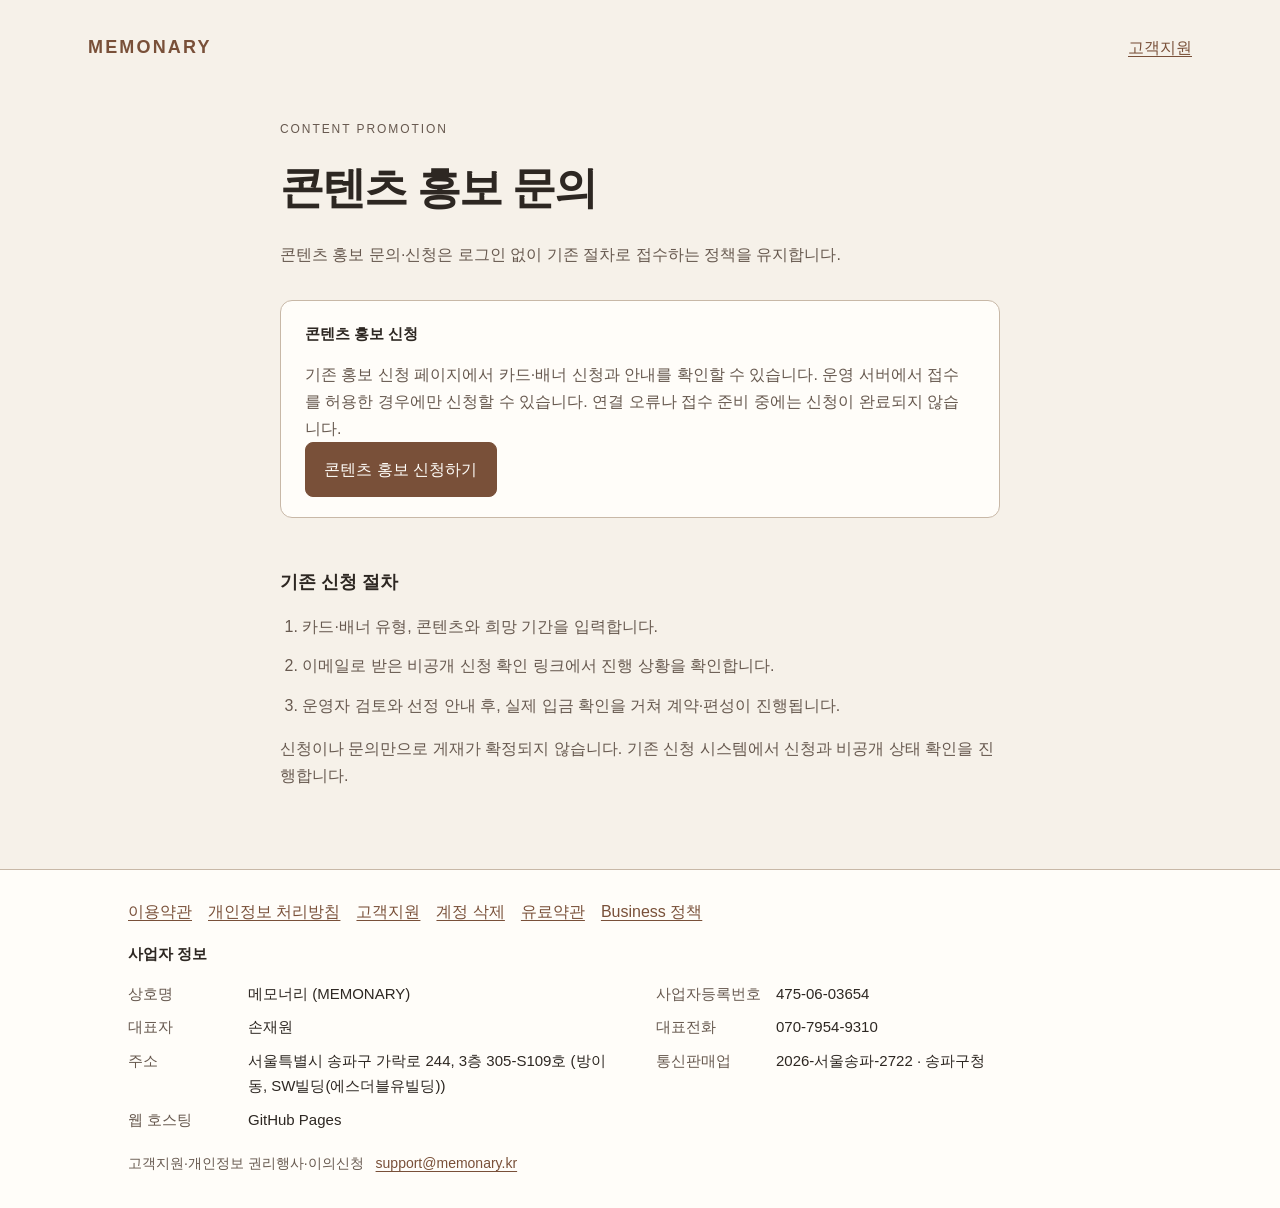
<file: content-inquiry/index.html>
<!doctype html><html lang="ko"><head><meta charset="utf-8"><meta name="viewport" content="width=device-width,initial-scale=1"><meta name="robots" content="noindex,nofollow"><meta name="referrer" content="no-referrer"><meta http-equiv="Content-Security-Policy" content="default-src 'self'; connect-src 'none'; img-src 'self' data:; base-uri 'none'; form-action 'none'; object-src 'none'"><title>콘텐츠 홍보 문의 | MEMONARY</title><link rel="icon" href="data:,"><link rel="stylesheet" href="/styles.css"><link rel="stylesheet" href="/request.css"></head><body><a class="skip" href="#content">본문으로 이동</a><header class="site-header"><a class="wordmark" href="/">MEMONARY</a><a href="/support/">고객지원</a></header><main id="content" class="request-main"><div class="intro"><p class="eyebrow">CONTENT PROMOTION</p><h1>콘텐츠 홍보 문의</h1><p>콘텐츠 홍보 문의·신청은 로그인 없이 기존 절차로 접수하는 정책을 유지합니다.</p></div><section class="notice"><h2>콘텐츠 홍보 신청</h2><p>기존 홍보 신청 페이지에서 카드·배너 신청과 안내를 확인할 수 있습니다. 운영 서버에서 접수를 허용한 경우에만 신청할 수 있습니다. 연결 오류나 접수 준비 중에는 신청이 완료되지 않습니다.</p><a class="button-link" href="/promotion/">콘텐츠 홍보 신청하기</a></section><section class="next"><h2>기존 신청 절차</h2><ol><li>카드·배너 유형, 콘텐츠와 희망 기간을 입력합니다.</li><li>이메일로 받은 비공개 신청 확인 링크에서 진행 상황을 확인합니다.</li><li>운영자 검토와 선정 안내 후, 실제 입금 확인을 거쳐 계약·편성이 진행됩니다.</li></ol><p>신청이나 문의만으로 게재가 확정되지 않습니다. 기존 신청 시스템에서 신청과 비공개 상태 확인을 진행합니다.</p></section></main><footer class="site-footer">
    <div class="footer-inner">
      <nav class="legal-links" aria-label="약관 및 개인정보"><a href="/terms/">이용약관</a><a href="/privacy/">개인정보 처리방침</a><a href="/support/">고객지원</a><a href="/account-deletion/">계정 삭제</a><a href="/paid-terms/">유료약관</a><a href="/business-membership/">Business 정책</a></nav>
      <h2>사업자 정보</h2>
      <dl class="business-info">
        <div><dt>상호명</dt><dd>메모너리 (MEMONARY)</dd></div>
        <div><dt>사업자등록번호</dt><dd>475-06-03654</dd></div>
        <div><dt>대표자</dt><dd>손재원</dd></div>
        <div><dt>대표전화</dt><dd>070-7954-9310</dd></div>
        <div><dt>주소</dt><dd>서울특별시 송파구 가락로 244, 3층 305-S109호 (방이동, SW빌딩(에스더블유빌딩))</dd></div>
        <div><dt>통신판매업</dt><dd>2026-서울송파-2722 · 송파구청</dd></div>
        <div><dt>웹 호스팅</dt><dd>GitHub Pages</dd></div>
      </dl>
      <p class="support">고객지원·개인정보 권리행사·이의신청 <a href="mailto:support@memonary.kr">support@memonary.kr</a></p>
    </div>
  </footer>
</body></html>
</file>
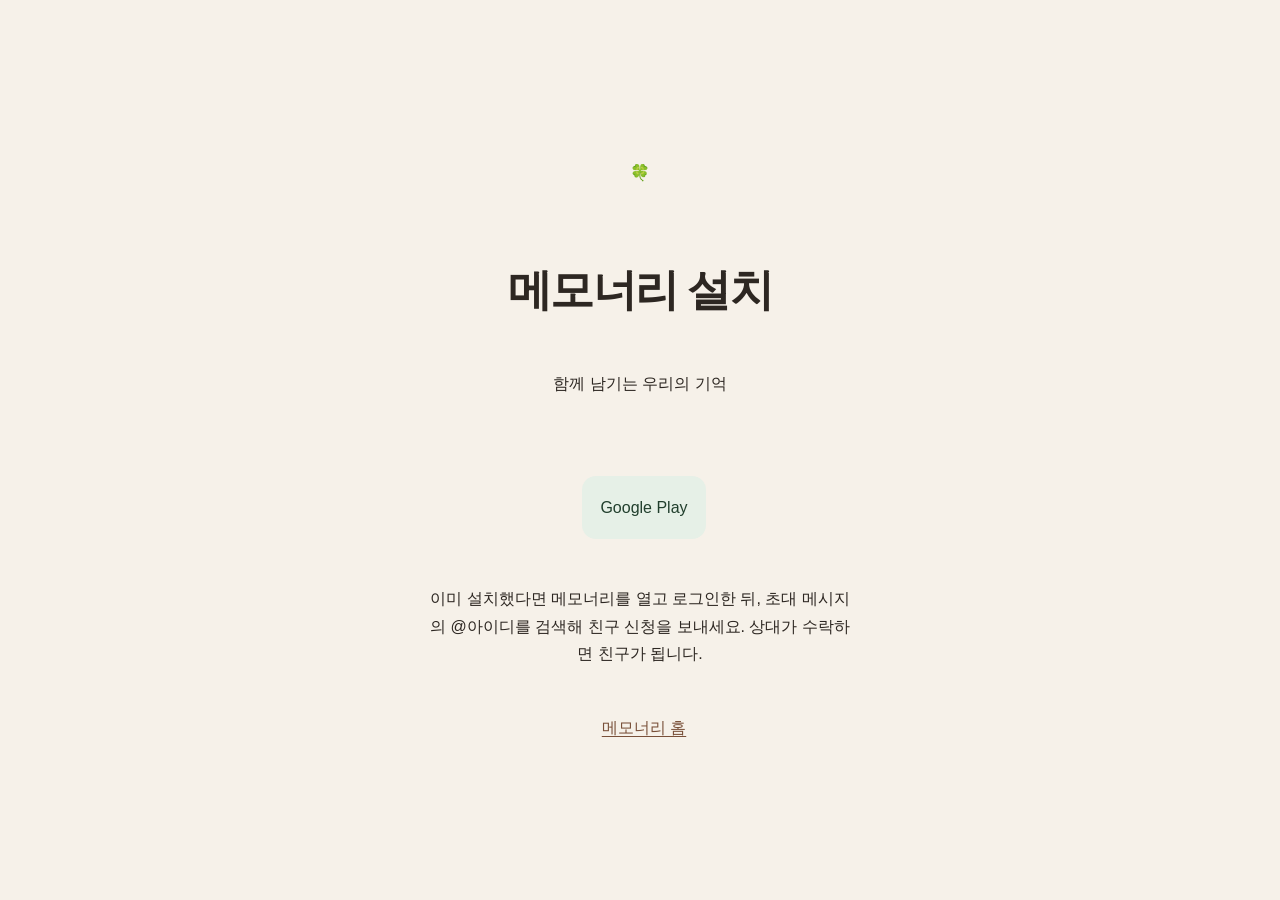
<file: download/index.html>
<!doctype html>
<html lang="ko"><head><meta charset="utf-8"><meta name="viewport" content="width=device-width, initial-scale=1"><title>메모너리 설치</title>
<link rel="stylesheet" href="../styles.css"><style>main.download{max-width:480px;margin:12vh auto;padding:28px;text-align:center} .stores{display:grid;gap:16px;margin-top:32px}.stores a{display:block;padding:18px;border-radius:14px;background:#e6f0e7;color:#213f2d;text-decoration:none}#pending{line-height:1.8}</style></head>
<body><main class="download"><p aria-hidden="true">🍀</p><h1>메모너리 설치</h1><p>함께 남기는 우리의 기억</p>
<div class="stores" id="stores"></div><p id="pending">설치 링크를 준비하고 있어요.</p><p>이미 설치했다면 메모너리를 열고 로그인한 뒤, 초대 메시지의 @아이디를 검색해 친구 신청을 보내세요. 상대가 수락하면 친구가 됩니다.</p><a href="/">메모너리 홈</a></main>
<script src="../install-config.js"></script><script src="download.js"></script></body></html>
</file>
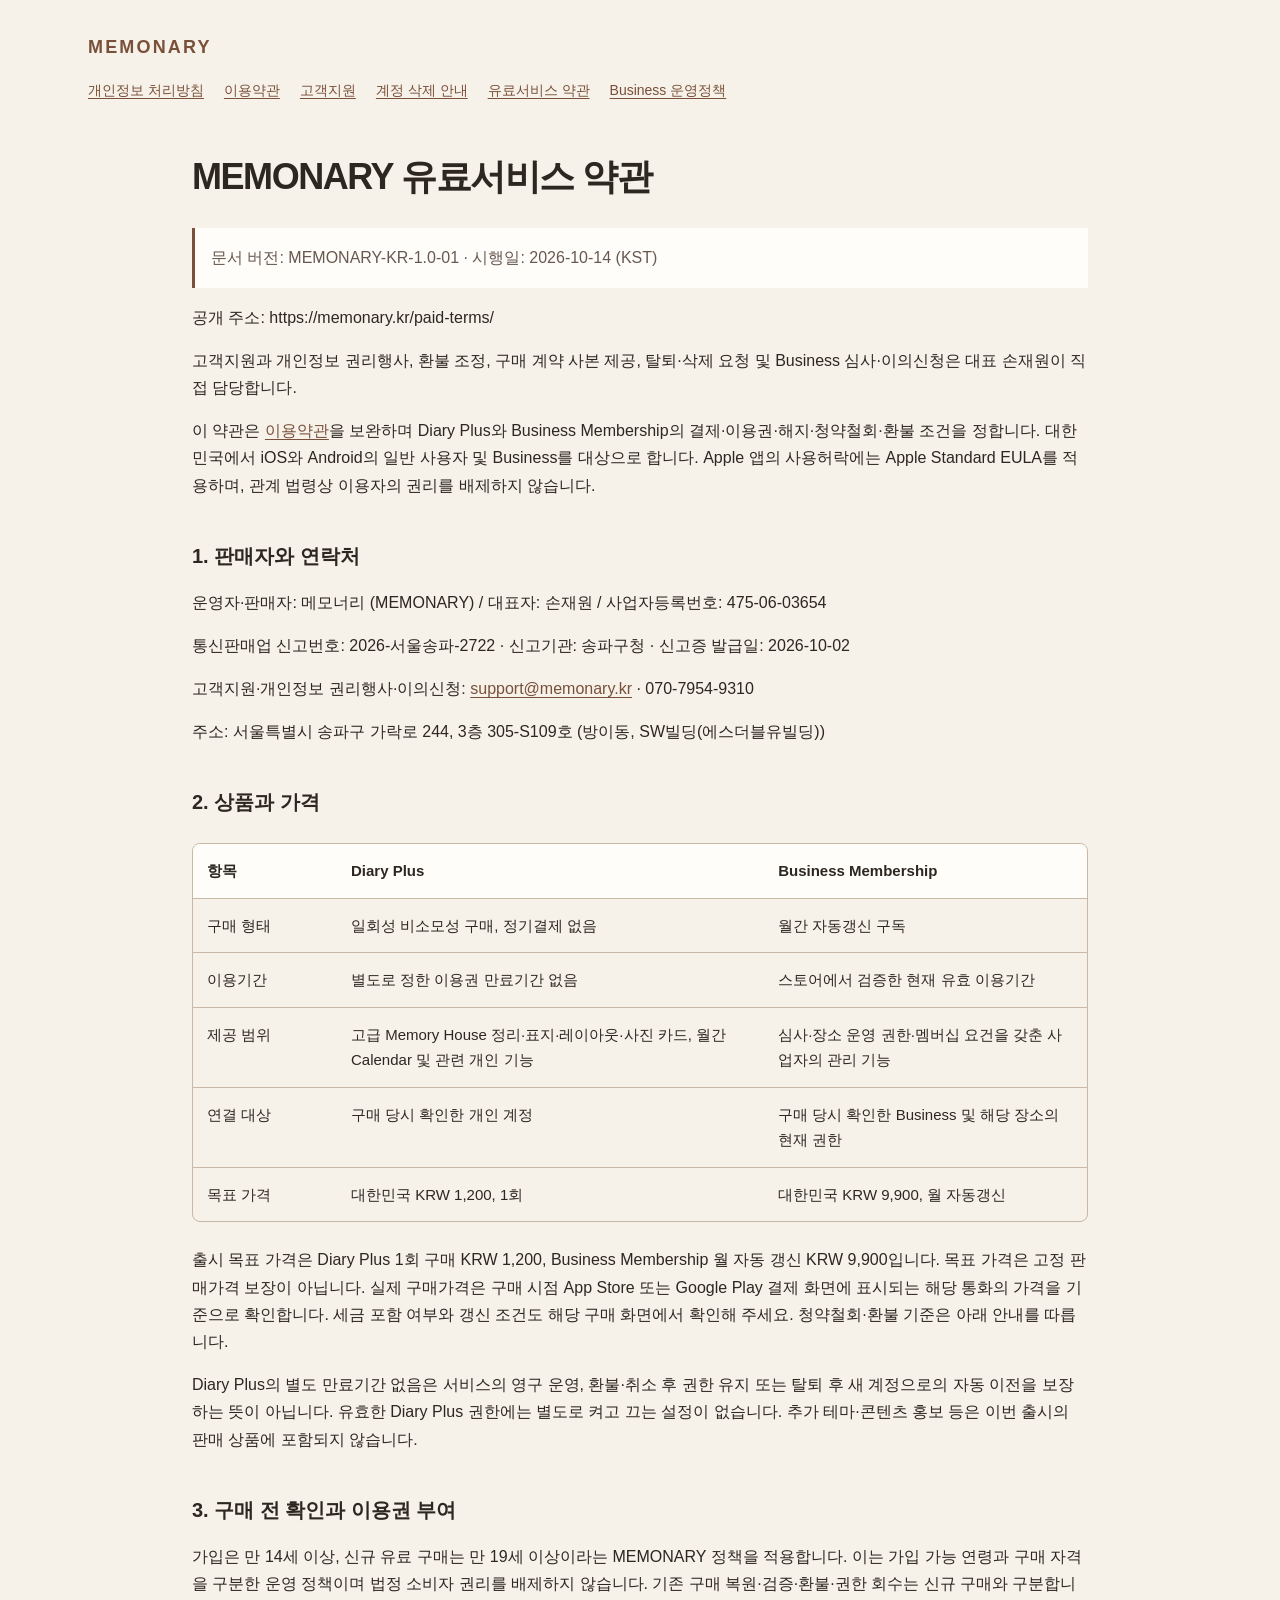
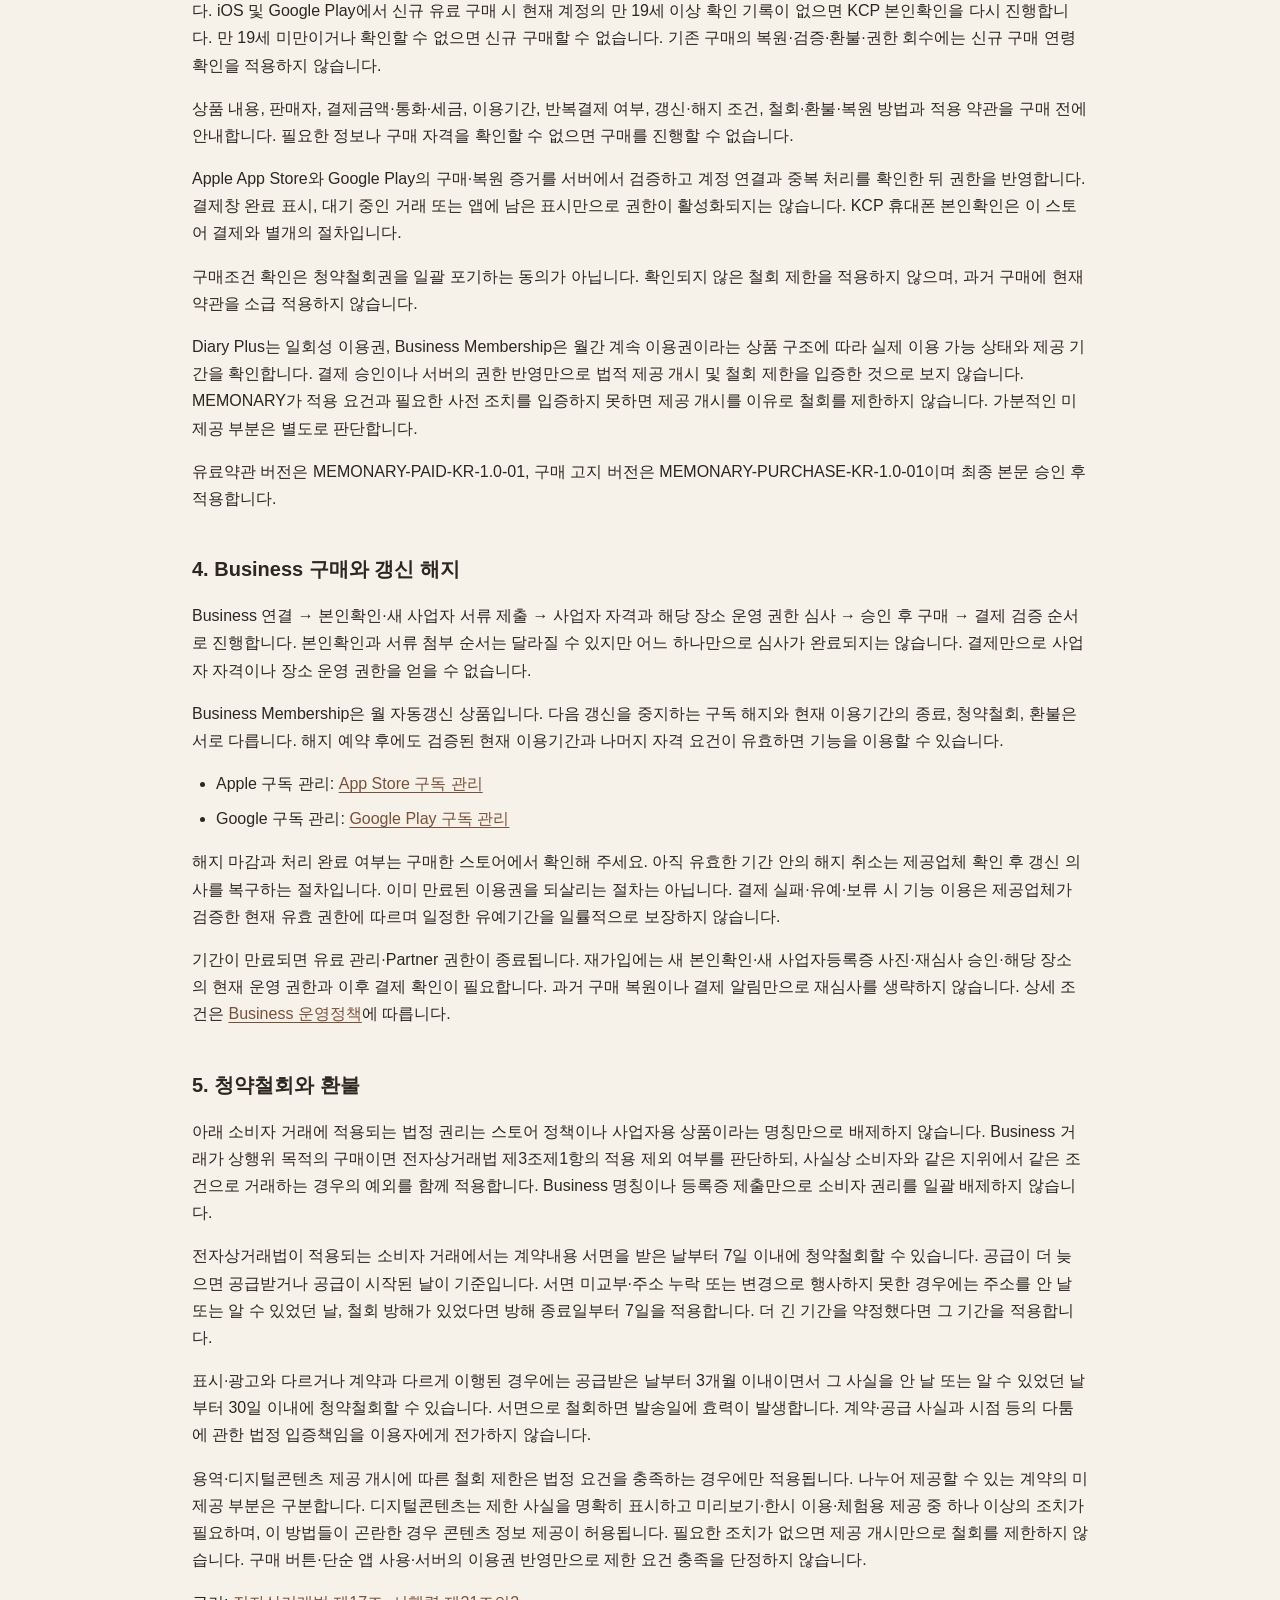
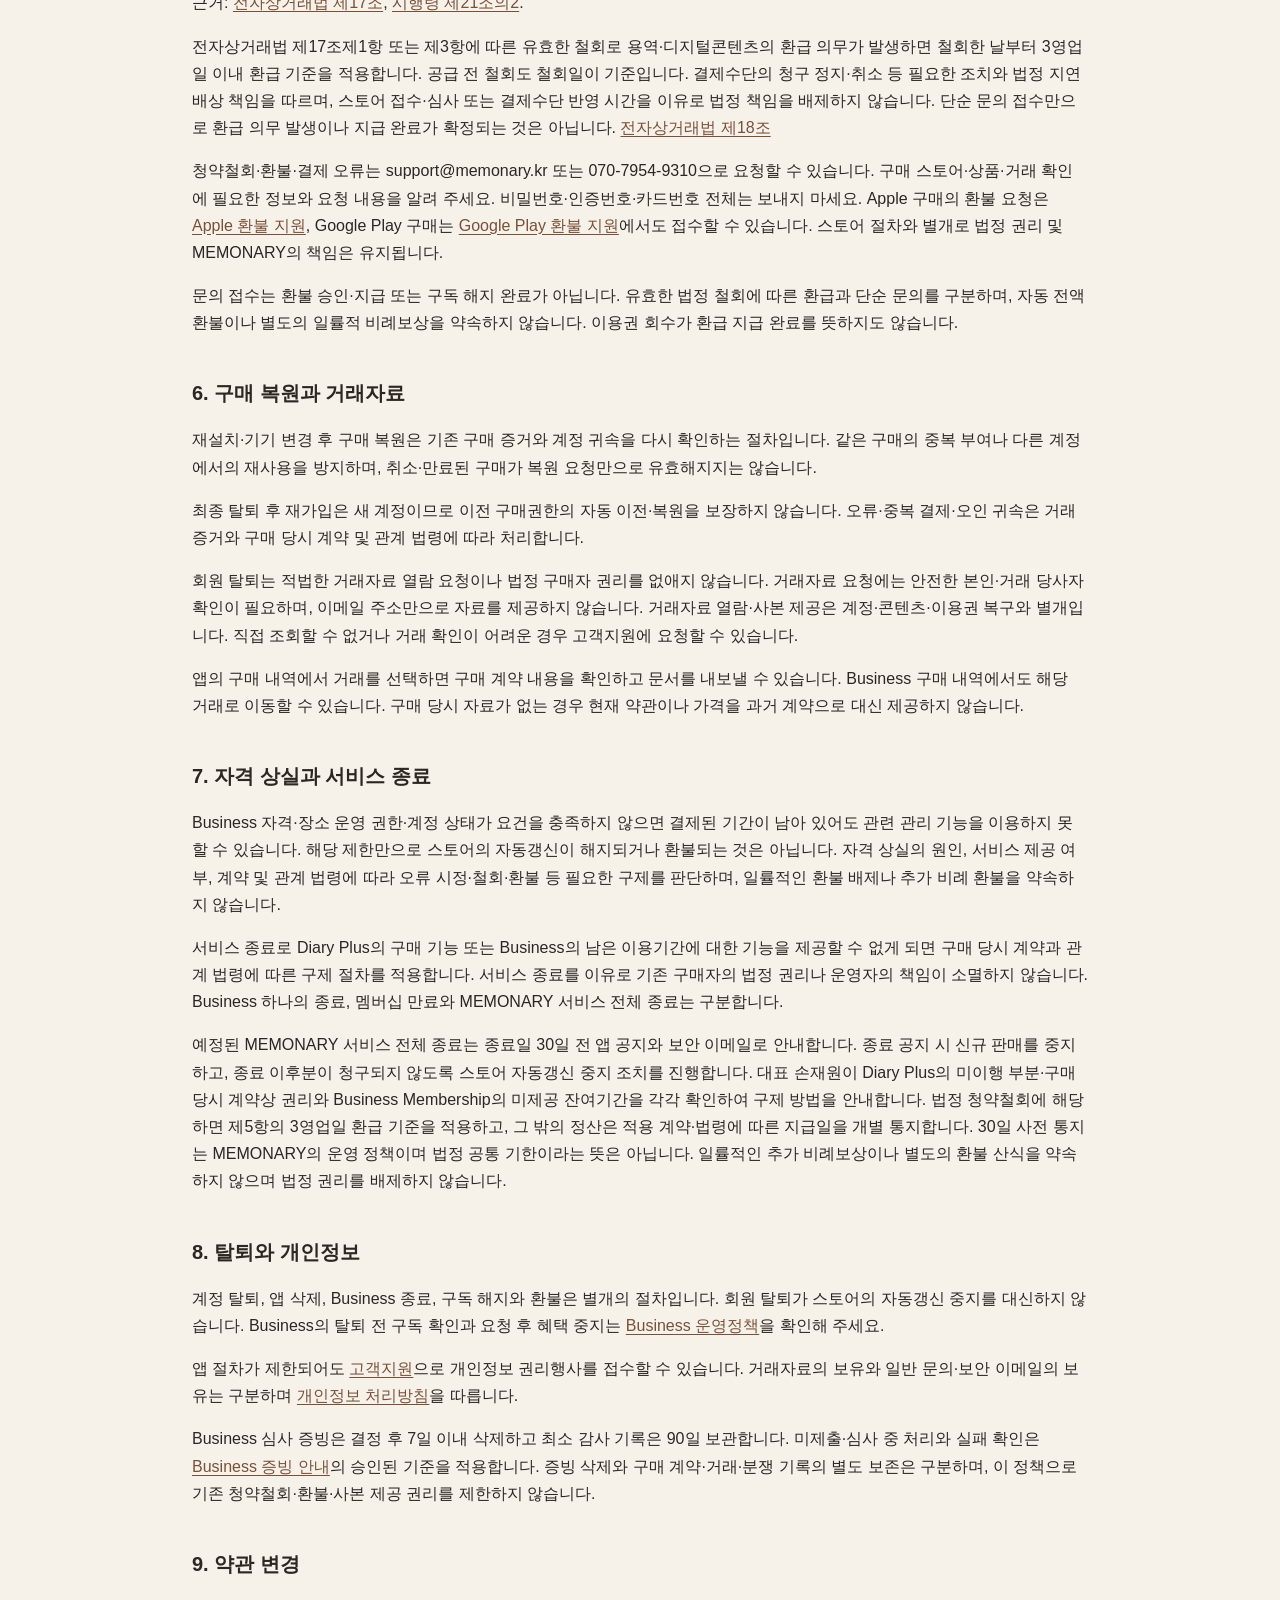
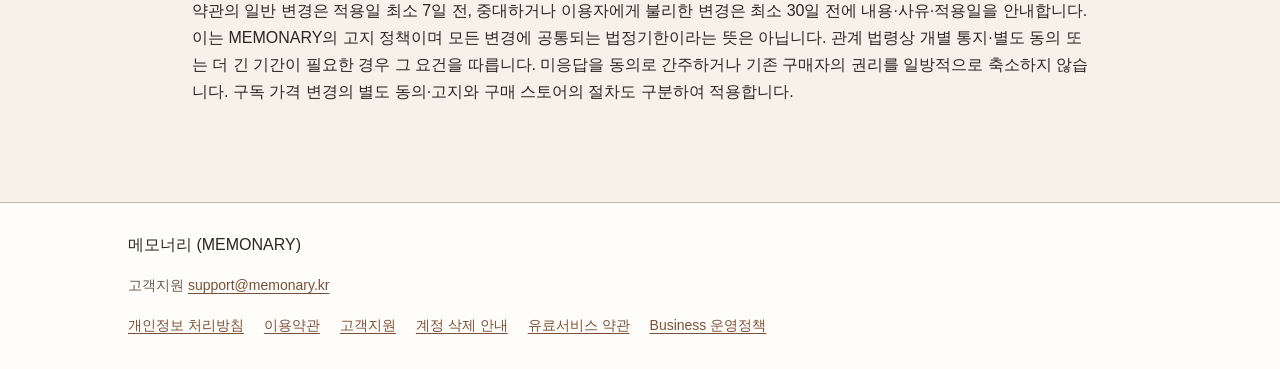
<file: paid-terms/index.html>
<!doctype html>
<html lang="ko">
<head>
<meta charset="utf-8">
<meta name="viewport" content="width=device-width, initial-scale=1">
<meta name="description" content="MEMONARY 유료서비스 약관">
<title>유료서비스 약관 | MEMONARY</title>
<link rel="icon" href="data:,">
<link rel="stylesheet" href="/styles.css">
<link rel="stylesheet" href="/legal.css">
</head>
<body class="legal-page">
<a class="skip-link" href="#document">본문으로 이동</a>
<header class="site-header"><a class="wordmark" href="/">MEMONARY</a><nav class="legal-nav" aria-label="서비스 안내"><a href="/privacy/">개인정보 처리방침</a><a href="/terms/">이용약관</a><a href="/support/">고객지원</a><a href="/account-deletion/">계정 삭제 안내</a><a href="/paid-terms/">유료서비스 약관</a><a href="/business-membership/">Business 운영정책</a></nav></header>
<main id="document"><article>
<h1 id="section-1">MEMONARY 유료서비스 약관</h1>

<p>문서 버전: MEMONARY-KR-1.0-01 · 시행일: 2026-10-14 (KST)</p>
<p>공개 주소: https://memonary.kr/paid-terms/</p>
<p>고객지원과 개인정보 권리행사, 환불 조정, 구매 계약 사본 제공, 탈퇴·삭제 요청 및 Business 심사·이의신청은 대표 손재원이 직접 담당합니다.</p>
<p>이 약관은 <a href="/terms/">이용약관</a>을 보완하며 Diary Plus와 Business Membership의 결제·이용권·해지·청약철회·환불 조건을 정합니다. 대한민국에서 iOS와 Android의 일반 사용자 및 Business를 대상으로 합니다. Apple 앱의 사용허락에는 Apple Standard EULA를 적용하며, 관계 법령상 이용자의 권리를 배제하지 않습니다.</p>
<h2 id="section-2">1. 판매자와 연락처</h2>
<p>운영자·판매자: 메모너리 (MEMONARY) / 대표자: 손재원 / 사업자등록번호: 475-06-03654</p>
<p>통신판매업 신고번호: 2026-서울송파-2722 · 신고기관: 송파구청 · 신고증 발급일: 2026-10-02</p>
<p>고객지원·개인정보 권리행사·이의신청: <a href="mailto:support@memonary.kr">support@memonary.kr</a> · 070-7954-9310</p>
<p>주소: 서울특별시 송파구 가락로 244, 3층 305-S109호 (방이동, SW빌딩(에스더블유빌딩))</p>
<h2 id="section-3">2. 상품과 가격</h2>
<div class="table-scroll" role="region" aria-label="상세 항목 표" tabindex="0"><table><thead><tr><th scope="col">항목</th><th scope="col">Diary Plus</th><th scope="col">Business Membership</th></tr></thead><tbody><tr><td>구매 형태</td><td>일회성 비소모성 구매, 정기결제 없음</td><td>월간 자동갱신 구독</td></tr><tr><td>이용기간</td><td>별도로 정한 이용권 만료기간 없음</td><td>스토어에서 검증한 현재 유효 이용기간</td></tr><tr><td>제공 범위</td><td>고급 Memory House 정리·표지·레이아웃·사진 카드, 월간 Calendar 및 관련 개인 기능</td><td>심사·장소 운영 권한·멤버십 요건을 갖춘 사업자의 관리 기능</td></tr><tr><td>연결 대상</td><td>구매 당시 확인한 개인 계정</td><td>구매 당시 확인한 Business 및 해당 장소의 현재 권한</td></tr><tr><td>목표 가격</td><td>대한민국 KRW 1,200, 1회</td><td>대한민국 KRW 9,900, 월 자동갱신</td></tr></tbody></table></div>
<p>출시 목표 가격은 Diary Plus 1회 구매 KRW 1,200, Business Membership 월 자동 갱신 KRW 9,900입니다. 목표 가격은 고정 판매가격 보장이 아닙니다. 실제 구매가격은 구매 시점 App Store 또는 Google Play 결제 화면에 표시되는 해당 통화의 가격을 기준으로 확인합니다. 세금 포함 여부와 갱신 조건도 해당 구매 화면에서 확인해 주세요. 청약철회·환불 기준은 아래 안내를 따릅니다.</p>
<p>Diary Plus의 별도 만료기간 없음은 서비스의 영구 운영, 환불·취소 후 권한 유지 또는 탈퇴 후 새 계정으로의 자동 이전을 보장하는 뜻이 아닙니다. 유효한 Diary Plus 권한에는 별도로 켜고 끄는 설정이 없습니다. 추가 테마·콘텐츠 홍보 등은 이번 출시의 판매 상품에 포함되지 않습니다.</p>
<h2 id="section-4">3. 구매 전 확인과 이용권 부여</h2>
<p>가입은 만 14세 이상, 신규 유료 구매는 만 19세 이상이라는 MEMONARY 정책을 적용합니다. 이는 가입 가능 연령과 구매 자격을 구분한 운영 정책이며 법정 소비자 권리를 배제하지 않습니다. 기존 구매 복원·검증·환불·권한 회수는 신규 구매와 구분합니다. iOS 및 Google Play에서 신규 유료 구매 시 현재 계정의 만 19세 이상 확인 기록이 없으면 KCP 본인확인을 다시 진행합니다. 만 19세 미만이거나 확인할 수 없으면 신규 구매할 수 없습니다. 기존 구매의 복원·검증·환불·권한 회수에는 신규 구매 연령 확인을 적용하지 않습니다.</p>
<p>상품 내용, 판매자, 결제금액·통화·세금, 이용기간, 반복결제 여부, 갱신·해지 조건, 철회·환불·복원 방법과 적용 약관을 구매 전에 안내합니다. 필요한 정보나 구매 자격을 확인할 수 없으면 구매를 진행할 수 없습니다.</p>
<p>Apple App Store와 Google Play의 구매·복원 증거를 서버에서 검증하고 계정 연결과 중복 처리를 확인한 뒤 권한을 반영합니다. 결제창 완료 표시, 대기 중인 거래 또는 앱에 남은 표시만으로 권한이 활성화되지는 않습니다. KCP 휴대폰 본인확인은 이 스토어 결제와 별개의 절차입니다.</p>
<p>구매조건 확인은 청약철회권을 일괄 포기하는 동의가 아닙니다. 확인되지 않은 철회 제한을 적용하지 않으며, 과거 구매에 현재 약관을 소급 적용하지 않습니다.</p>
<p>Diary Plus는 일회성 이용권, Business Membership은 월간 계속 이용권이라는 상품 구조에 따라 실제 이용 가능 상태와 제공 기간을 확인합니다. 결제 승인이나 서버의 권한 반영만으로 법적 제공 개시 및 철회 제한을 입증한 것으로 보지 않습니다. MEMONARY가 적용 요건과 필요한 사전 조치를 입증하지 못하면 제공 개시를 이유로 철회를 제한하지 않습니다. 가분적인 미제공 부분은 별도로 판단합니다.</p>
<p>유료약관 버전은 MEMONARY-PAID-KR-1.0-01, 구매 고지 버전은 MEMONARY-PURCHASE-KR-1.0-01이며 최종 본문 승인 후 적용합니다.</p>
<h2 id="section-5">4. Business 구매와 갱신 해지</h2>
<p>Business 연결 → 본인확인·새 사업자 서류 제출 → 사업자 자격과 해당 장소 운영 권한 심사 → 승인 후 구매 → 결제 검증 순서로 진행합니다. 본인확인과 서류 첨부 순서는 달라질 수 있지만 어느 하나만으로 심사가 완료되지는 않습니다. 결제만으로 사업자 자격이나 장소 운영 권한을 얻을 수 없습니다.</p>
<p>Business Membership은 월 자동갱신 상품입니다. 다음 갱신을 중지하는 구독 해지와 현재 이용기간의 종료, 청약철회, 환불은 서로 다릅니다. 해지 예약 후에도 검증된 현재 이용기간과 나머지 자격 요건이 유효하면 기능을 이용할 수 있습니다.</p>
<ul><li>Apple 구독 관리: <a href="https://apps.apple.com/account/subscriptions/">App Store 구독 관리</a></li><li>Google 구독 관리: <a href="https://play.google.com/store/account/subscriptions">Google Play 구독 관리</a></li></ul>
<p>해지 마감과 처리 완료 여부는 구매한 스토어에서 확인해 주세요. 아직 유효한 기간 안의 해지 취소는 제공업체 확인 후 갱신 의사를 복구하는 절차입니다. 이미 만료된 이용권을 되살리는 절차는 아닙니다. 결제 실패·유예·보류 시 기능 이용은 제공업체가 검증한 현재 유효 권한에 따르며 일정한 유예기간을 일률적으로 보장하지 않습니다.</p>
<p>기간이 만료되면 유료 관리·Partner 권한이 종료됩니다. 재가입에는 새 본인확인·새 사업자등록증 사진·재심사 승인·해당 장소의 현재 운영 권한과 이후 결제 확인이 필요합니다. 과거 구매 복원이나 결제 알림만으로 재심사를 생략하지 않습니다. 상세 조건은 <a href="/business-membership/">Business 운영정책</a>에 따릅니다.</p>
<h2 id="withdrawal">5. 청약철회와 환불</h2>
<p>아래 소비자 거래에 적용되는 법정 권리는 스토어 정책이나 사업자용 상품이라는 명칭만으로 배제하지 않습니다. Business 거래가 상행위 목적의 구매이면 전자상거래법 제3조제1항의 적용 제외 여부를 판단하되, 사실상 소비자와 같은 지위에서 같은 조건으로 거래하는 경우의 예외를 함께 적용합니다. Business 명칭이나 등록증 제출만으로 소비자 권리를 일괄 배제하지 않습니다.</p>
<p>전자상거래법이 적용되는 소비자 거래에서는 계약내용 서면을 받은 날부터 7일 이내에 청약철회할 수 있습니다. 공급이 더 늦으면 공급받거나 공급이 시작된 날이 기준입니다. 서면 미교부·주소 누락 또는 변경으로 행사하지 못한 경우에는 주소를 안 날 또는 알 수 있었던 날, 철회 방해가 있었다면 방해 종료일부터 7일을 적용합니다. 더 긴 기간을 약정했다면 그 기간을 적용합니다.</p>
<p>표시·광고와 다르거나 계약과 다르게 이행된 경우에는 공급받은 날부터 3개월 이내이면서 그 사실을 안 날 또는 알 수 있었던 날부터 30일 이내에 청약철회할 수 있습니다. 서면으로 철회하면 발송일에 효력이 발생합니다. 계약·공급 사실과 시점 등의 다툼에 관한 법정 입증책임을 이용자에게 전가하지 않습니다.</p>
<p>용역·디지털콘텐츠 제공 개시에 따른 철회 제한은 법정 요건을 충족하는 경우에만 적용됩니다. 나누어 제공할 수 있는 계약의 미제공 부분은 구분합니다. 디지털콘텐츠는 제한 사실을 명확히 표시하고 미리보기·한시 이용·체험용 제공 중 하나 이상의 조치가 필요하며, 이 방법들이 곤란한 경우 콘텐츠 정보 제공이 허용됩니다. 필요한 조치가 없으면 제공 개시만으로 철회를 제한하지 않습니다. 구매 버튼·단순 앱 사용·서버의 이용권 반영만으로 제한 요건 충족을 단정하지 않습니다.</p>
<p>근거: <a href="https://www.law.go.kr/LSW/lsLinkCommonInfo.do?chrClsCd=010202&amp;lsJoLnkSeq=1022341969">전자상거래법 제17조</a>, <a href="https://law.go.kr/LSW/lsLinkCommonInfo.do?lspttninfSeq=63484">시행령 제21조의2</a>.</p>
<p>전자상거래법 제17조제1항 또는 제3항에 따른 유효한 철회로 용역·디지털콘텐츠의 환급 의무가 발생하면 철회한 날부터 3영업일 이내 환급 기준을 적용합니다. 공급 전 철회도 철회일이 기준입니다. 결제수단의 청구 정지·취소 등 필요한 조치와 법정 지연배상 책임을 따르며, 스토어 접수·심사 또는 결제수단 반영 시간을 이유로 법정 책임을 배제하지 않습니다. 단순 문의 접수만으로 환급 의무 발생이나 지급 완료가 확정되는 것은 아닙니다. <a href="https://www.law.go.kr/LSW/lsLawLinkInfo.do?chrClsCd=010202&amp;lsJoLnkSeq=1000527285">전자상거래법 제18조</a></p>
<p>청약철회·환불·결제 오류는 support@memonary.kr 또는 070-7954-9310으로 요청할 수 있습니다. 구매 스토어·상품·거래 확인에 필요한 정보와 요청 내용을 알려 주세요. 비밀번호·인증번호·카드번호 전체는 보내지 마세요. Apple 구매의 환불 요청은 <a href="https://support.apple.com/ko-kr/118223">Apple 환불 지원</a>, Google Play 구매는 <a href="https://support.google.com/googleplay/answer/15574897?hl=ko">Google Play 환불 지원</a>에서도 접수할 수 있습니다. 스토어 절차와 별개로 법정 권리 및 MEMONARY의 책임은 유지됩니다.</p>
<p>문의 접수는 환불 승인·지급 또는 구독 해지 완료가 아닙니다. 유효한 법정 철회에 따른 환급과 단순 문의를 구분하며, 자동 전액 환불이나 별도의 일률적 비례보상을 약속하지 않습니다. 이용권 회수가 환급 지급 완료를 뜻하지도 않습니다.</p>
<h2 id="section-7">6. 구매 복원과 거래자료</h2>
<p>재설치·기기 변경 후 구매 복원은 기존 구매 증거와 계정 귀속을 다시 확인하는 절차입니다. 같은 구매의 중복 부여나 다른 계정에서의 재사용을 방지하며, 취소·만료된 구매가 복원 요청만으로 유효해지지는 않습니다.</p>
<p>최종 탈퇴 후 재가입은 새 계정이므로 이전 구매권한의 자동 이전·복원을 보장하지 않습니다. 오류·중복 결제·오인 귀속은 거래 증거와 구매 당시 계약 및 관계 법령에 따라 처리합니다.</p>
<p>회원 탈퇴는 적법한 거래자료 열람 요청이나 법정 구매자 권리를 없애지 않습니다. 거래자료 요청에는 안전한 본인·거래 당사자 확인이 필요하며, 이메일 주소만으로 자료를 제공하지 않습니다. 거래자료 열람·사본 제공은 계정·콘텐츠·이용권 복구와 별개입니다. 직접 조회할 수 없거나 거래 확인이 어려운 경우 고객지원에 요청할 수 있습니다.</p>
<p>앱의 구매 내역에서 거래를 선택하면 구매 계약 내용을 확인하고 문서를 내보낼 수 있습니다. Business 구매 내역에서도 해당 거래로 이동할 수 있습니다. 구매 당시 자료가 없는 경우 현재 약관이나 가격을 과거 계약으로 대신 제공하지 않습니다.</p>

<h2 id="service-end">7. 자격 상실과 서비스 종료</h2>
<p>Business 자격·장소 운영 권한·계정 상태가 요건을 충족하지 않으면 결제된 기간이 남아 있어도 관련 관리 기능을 이용하지 못할 수 있습니다. 해당 제한만으로 스토어의 자동갱신이 해지되거나 환불되는 것은 아닙니다. 자격 상실의 원인, 서비스 제공 여부, 계약 및 관계 법령에 따라 오류 시정·철회·환불 등 필요한 구제를 판단하며, 일률적인 환불 배제나 추가 비례 환불을 약속하지 않습니다.</p>
<p>서비스 종료로 Diary Plus의 구매 기능 또는 Business의 남은 이용기간에 대한 기능을 제공할 수 없게 되면 구매 당시 계약과 관계 법령에 따른 구제 절차를 적용합니다. 서비스 종료를 이유로 기존 구매자의 법정 권리나 운영자의 책임이 소멸하지 않습니다. Business 하나의 종료, 멤버십 만료와 MEMONARY 서비스 전체 종료는 구분합니다.</p>
<p>예정된 MEMONARY 서비스 전체 종료는 종료일 30일 전 앱 공지와 보안 이메일로 안내합니다. 종료 공지 시 신규 판매를 중지하고, 종료 이후분이 청구되지 않도록 스토어 자동갱신 중지 조치를 진행합니다. 대표 손재원이 Diary Plus의 미이행 부분·구매 당시 계약상 권리와 Business Membership의 미제공 잔여기간을 각각 확인하여 구제 방법을 안내합니다. 법정 청약철회에 해당하면 제5항의 3영업일 환급 기준을 적용하고, 그 밖의 정산은 적용 계약·법령에 따른 지급일을 개별 통지합니다. 30일 사전 통지는 MEMONARY의 운영 정책이며 법정 공통 기한이라는 뜻은 아닙니다. 일률적인 추가 비례보상이나 별도의 환불 산식을 약속하지 않으며 법정 권리를 배제하지 않습니다.</p>
<h2 id="section-9">8. 탈퇴와 개인정보</h2>
<p>계정 탈퇴, 앱 삭제, Business 종료, 구독 해지와 환불은 별개의 절차입니다. 회원 탈퇴가 스토어의 자동갱신 중지를 대신하지 않습니다. Business의 탈퇴 전 구독 확인과 요청 후 혜택 중지는 <a href="/business-membership/#termination">Business 운영정책</a>을 확인해 주세요.</p>
<p>앱 절차가 제한되어도 <a href="/support/">고객지원</a>으로 개인정보 권리행사를 접수할 수 있습니다. 거래자료의 보유와 일반 문의·보안 이메일의 보유는 구분하며 <a href="/privacy/#retention">개인정보 처리방침</a>을 따릅니다.</p>
<p>Business 심사 증빙은 결정 후 7일 이내 삭제하고 최소 감사 기록은 90일 보관합니다. 미제출·심사 중 처리와 실패 확인은 <a href="/business-membership/#verification">Business 증빙 안내</a>의 승인된 기준을 적용합니다. 증빙 삭제와 구매 계약·거래·분쟁 기록의 별도 보존은 구분하며, 이 정책으로 기존 청약철회·환불·사본 제공 권리를 제한하지 않습니다.</p>
<h2 id="section-10">9. 약관 변경</h2>
<p>약관의 일반 변경은 적용일 최소 7일 전, 중대하거나 이용자에게 불리한 변경은 최소 30일 전에 내용·사유·적용일을 안내합니다. 이는 MEMONARY의 고지 정책이며 모든 변경에 공통되는 법정기한이라는 뜻은 아닙니다. 관계 법령상 개별 통지·별도 동의 또는 더 긴 기간이 필요한 경우 그 요건을 따릅니다. 미응답을 동의로 간주하거나 기존 구매자의 권리를 일방적으로 축소하지 않습니다. 구독 가격 변경의 별도 동의·고지와 구매 스토어의 절차도 구분하여 적용합니다.</p>
</article></main>
<footer class="site-footer"><div class="footer-inner"><p>메모너리 (MEMONARY)</p><p class="support">고객지원 <a href="mailto:support@memonary.kr">support@memonary.kr</a></p><nav class="legal-nav" aria-label="하단 서비스 안내"><a href="/privacy/">개인정보 처리방침</a><a href="/terms/">이용약관</a><a href="/support/">고객지원</a><a href="/account-deletion/">계정 삭제 안내</a><a href="/paid-terms/">유료서비스 약관</a><a href="/business-membership/">Business 운영정책</a></nav></div></footer>
</body>
</html>
</file>
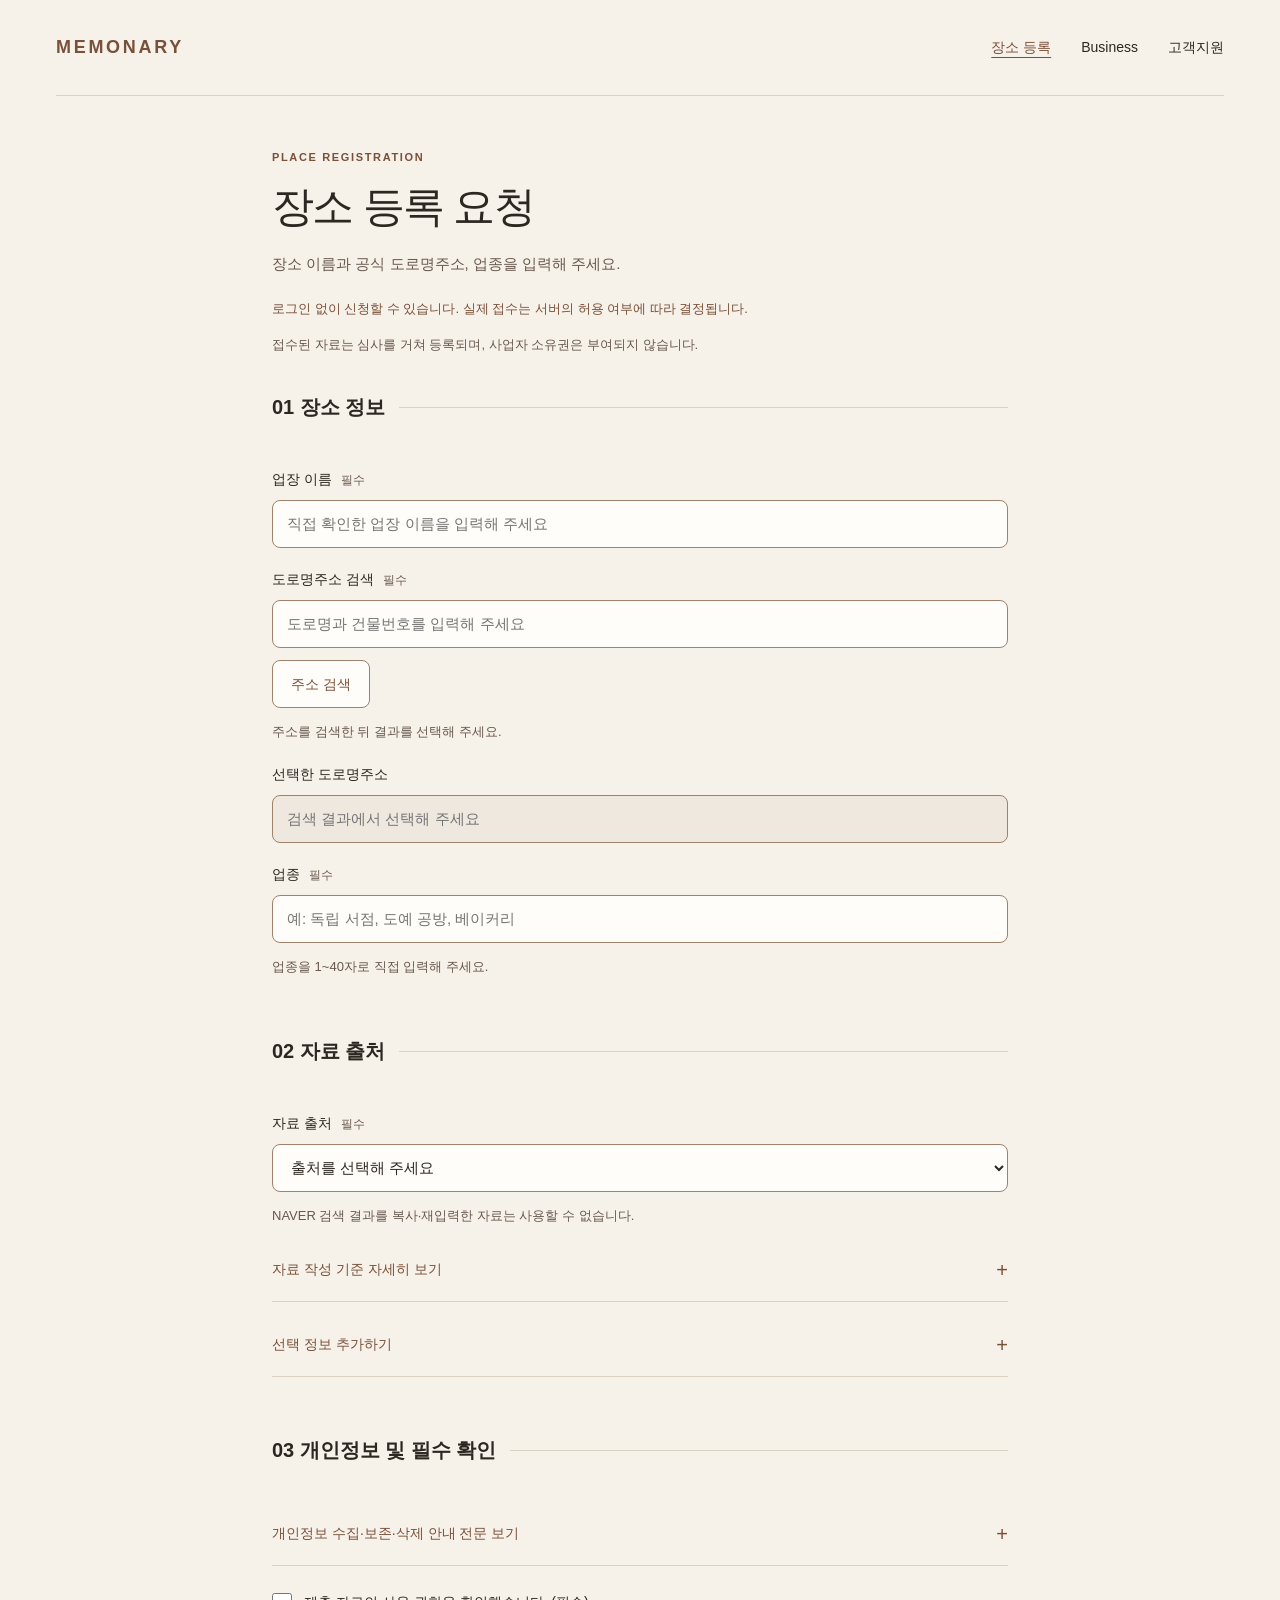
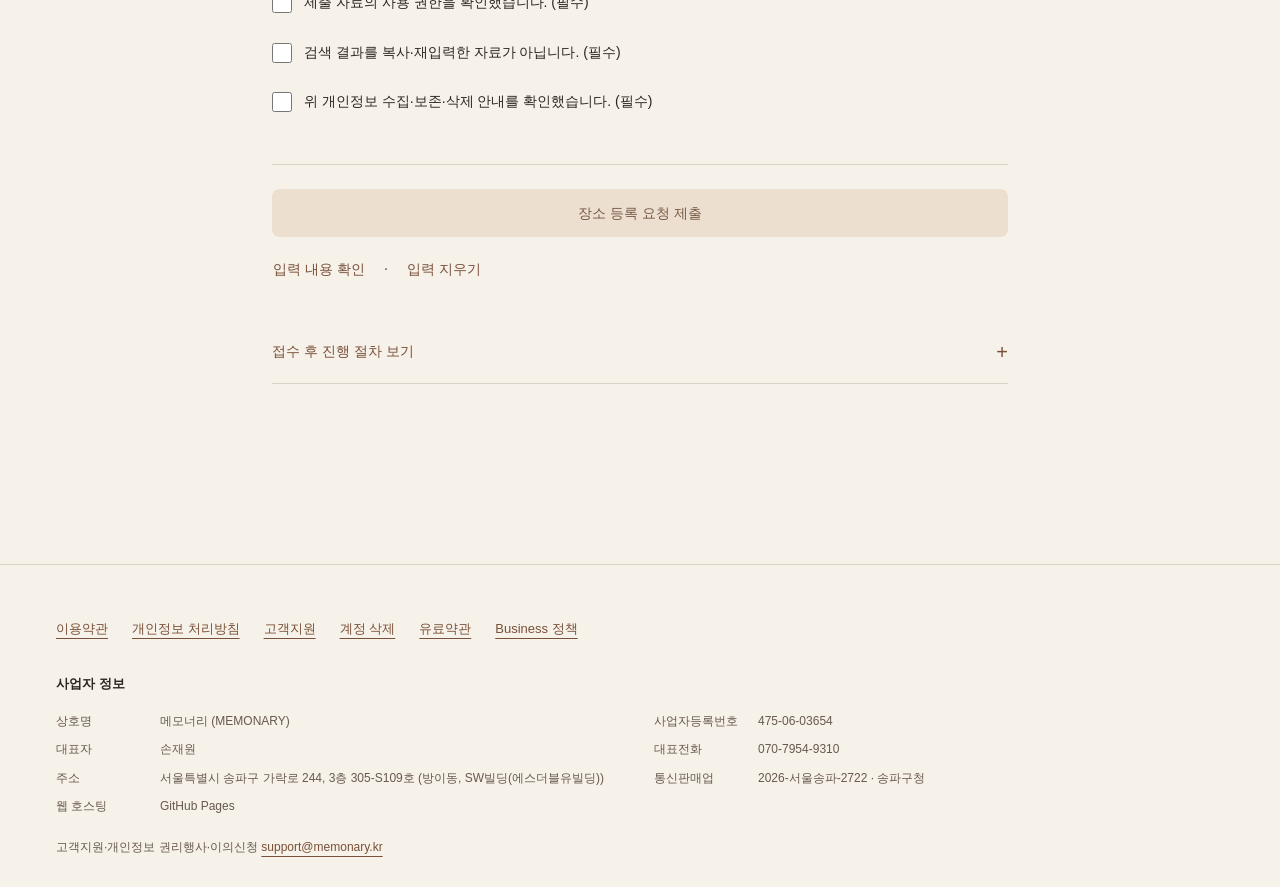
<file: place-registration/index.html>
<!doctype html><html lang="ko"><head><meta charset="utf-8"><meta name="viewport" content="width=device-width,initial-scale=1"><meta name="robots" content="noindex,nofollow"><meta name="referrer" content="no-referrer"><meta http-equiv="Content-Security-Policy" content="default-src 'self'; connect-src https://api.memonary.kr; img-src 'self' data:; base-uri 'none'; form-action 'none'; object-src 'none'"><title>장소 등록 요청 | MEMONARY</title><link rel="icon" href="data:,"><link rel="stylesheet" href="/styles.css"><link rel="stylesheet" href="/request.css"><link rel="stylesheet" href="/ui.css"><link rel="stylesheet" href="/intake.css"><script defer src="/site-nav.js"></script></head><body class="intake-page"><a class="skip" href="#content">본문으로 이동</a><header class="site-header"><a class="wordmark" href="/">MEMONARY</a><button class="menu-toggle text" type="button" aria-controls="site-nav" aria-expanded="false">메뉴 ☰</button><nav id="site-nav" aria-label="주 메뉴"><a href="/place-registration/" aria-current="page">장소 등록</a><a href="/business-membership/">Business</a><a href="/support/">고객지원</a></nav></header><main id="content" class="request-main place-form"><div class="intro"><p class="eyebrow">PLACE REGISTRATION</p><h1>장소 등록 요청</h1><p>장소 이름과 공식 도로명주소, 업종을 입력해 주세요.</p></div><p class="intake-availability">로그인 없이 신청할 수 있습니다. 실제 접수는 서버의 허용 여부에 따라 결정됩니다.</p><p class="hint">접수된 자료는 심사를 거쳐 등록되며, 사업자 소유권은 부여되지 않습니다.</p><form id="registration" autocomplete="off" novalidate><div class="bot-field" aria-hidden="true"><label>웹사이트<input id="website" tabindex="-1" autocomplete="off"></label></div>
<fieldset><legend>01 장소 정보</legend><label for="name">업장 이름 <span>필수</span></label><input id="name" maxlength="200" required placeholder="직접 확인한 업장 이름을 입력해 주세요"><label for="address-query">도로명주소 검색 <span>필수</span></label><input id="address-query" maxlength="100" placeholder="도로명과 건물번호를 입력해 주세요"><button type="button" id="address-search" class="secondary">주소 검색</button><p id="address-message" role="status">도로명주소를 검색·선택해 주세요. 운영 주소 조회가 불가능하면 제출할 수 없습니다.</p><div id="address-results" aria-label="주소 검색 결과"></div><label for="address">선택한 도로명주소</label><input id="address" readonly required placeholder="검색 결과에서 선택해 주세요"><label for="placeType">업종 <span>필수</span></label><input id="placeType" type="text" maxlength="40" required placeholder="예: 독립 서점, 도예 공방, 베이커리"><p class="hint">업종을 1~40자로 직접 입력해 주세요.</p></fieldset>
<fieldset><legend>02 자료 출처</legend><label for="sourceKind">자료 출처 <span>필수</span></label><select id="sourceKind" required><option value="">출처를 선택해 주세요</option><option value="first_hand">직접 확인한 자료</option><option value="licensed_material">사용 권한을 확보한 자료</option></select><p class="hint">NAVER 검색 결과를 복사·재입력한 자료는 사용할 수 없습니다.</p><details class="intake-disclosure"><summary>자료 작성 기준 자세히 보기</summary><p>검색 후보의 이름·주소·좌표·토큰을 자동으로 가져오지 않습니다. 직접 확인했거나 사용 권한을 확보한 독립 자료를 작성해 주세요.</p></details><details class="intake-disclosure optional-fields"><summary>선택 정보 추가하기</summary>
<label for="evidenceUrl">참고 링크 · 선택</label><input id="evidenceUrl" type="url" maxlength="1000" placeholder="https://"><label for="evidenceDescription">설명 · 선택</label><textarea id="evidenceDescription" maxlength="2000" rows="4" placeholder="직접 확인한 방법, 자료의 출처와 사용 권한을 설명해 주세요."></textarea><p class="hint">참고 링크와 설명은 입력하지 않아도 접수할 수 있습니다. 입력한다면 독립 자료만 사용해 주세요. 신분증·사업자등록증·개인 연락처 등 불필요한 개인정보는 넣지 마세요.</p></details></fieldset>
<fieldset><legend>03 개인정보 및 필수 확인</legend><details class="privacy-disclosure intake-disclosure"><summary>개인정보 수집·보존·삭제 안내 전문 보기</summary><div class="privacy-note"><p><strong>개인정보 수집·보존·삭제 안내</strong></p>
<p>처리자: 메모너리(MEMONARY), 대표 손재원. 장소 등록 심사·비공개 상태 조회를 위해 장소명·선택한 도로명주소·분류·출처 유형과 확인 내역, 접수번호·조회 검증값·만료시각·중복 접수 방지값·심사 상태와 결과를 처리합니다. 참고 링크·설명은 선택이며 비워도 접수할 수 있습니다. 신청자의 이름·이메일·전화번호 및 파일 첨부는 받지 않습니다. 불필요한 개인정보나 타인의 연락처를 참고자료에 넣지 마세요. 접수 단계에서는 좌표를 수집·저장하지 않습니다.</p>
<p>미결 제보는 접수 후 최대 30일 이내 처리 또는 종료하며 자동 승인되지 않습니다. 제보 원문·참고자료는 종료·취소 후 지체 없이, 늦어도 7일 이내 삭제합니다. 최소 심사 감사 기록은 종료 후 90일 보존한 뒤 삭제하며 원문을 중복 보관하지 않습니다. 조회·정정·재시도로 기간을 연장하지 않습니다. 권한 있는 담당자만 제출자료를 열람합니다. 승인된 공개 장소 기본정보와 최소 출처정보는 제보 원문과 분리합니다. 기존 D1~D4는 변경하지 않습니다.</p>
<p>비공개 상태 조회 권한은 접수 시각부터 24시간 동안만 유효하며, 조회할 때마다 검증값이 변경되어도 만료시각은 연장되지 않습니다. 24시간이 지나면 조회할 수 없습니다. 조회 비밀값은 브라우저 메모리에만 보관하므로 페이지 종료·새로고침·입력 지우기 또는 조회 응답 유실로 24시간 전에도 조회 수단을 잃을 수 있습니다. 자동 복구와 개별 결과 이메일 등 별도 통지는 제공하지 않습니다. 심사가 조회기간 이후에 끝나면 이 조회 수단으로 결과를 확인할 수 없습니다.</p>
<p>취소·정정은 적법하고 안전하게 요청자의 권한을 확인할 수 있는 범위에서 처리합니다. 유효한 조회 수단이 있다는 사실만으로 모든 수정 권한이 자동 부여되는 것은 아니며, 요청 종류·심사 상태와 권한을 확인합니다. 24시간 만료 후 또는 조회 수단을 잃은 뒤 별도로 권한을 검증할 수 없으면 취소·정정을 처리할 수 없습니다. 접수번호만으로 비공개 정보를 공개하거나 신청서를 변경하지 않으며, 만료된 조회 권한을 복구하거나 장기 권한을 자동 발급하지 않습니다. 입력 지우기는 이미 제출된 제보의 취소·삭제가 아닙니다.</p>
<p>승인된 공개 장소의 정정은 기존 운영자 심사를 거치며, 제보 취소·정정만으로 공개 장소 정보를 자동 변경하지 않습니다. 개인정보 열람·정정·삭제 등 권리행사는 <a href="mailto:support@memonary.kr">support@memonary.kr</a> 또는 070-7954-9310으로 요청할 수 있습니다. 필요한 최소 범위에서 본인 또는 적법한 대리권을 확인하며, 원문 조회 비밀값이나 신분증 전체를 일반 메일로 요구하지 않습니다. 조회기간 만료가 개인정보 권리 자체를 없애지는 않습니다. 별도로 이메일 문의를 보내는 경우의 발신 주소·본문·회신은 기존 일반 문의 D1 기준을 따릅니다.</p>
<p>남용 방지를 위해 접속 IP를 일시 처리하여 변환한 접속 식별값·요청 횟수·제출 검증정보를 처리합니다. 운영 전 기술 기록의 실제 보유·삭제 범위와 수집 안내를 일치시켜야 합니다. 보존·삭제 실행 등 운영 조건이 확인되기 전까지 신규 접수는 차단됩니다. <a href="/privacy/">현재 공개 개인정보처리방침</a>은 보존됩니다.</p></div></details>
<label class="check"><input id="rightsConfirmed" type="checkbox" required><span>제출 자료의 사용 권한을 확인했습니다. (필수)</span></label><label class="check"><input id="notDerivedFromSearch" type="checkbox" required><span>검색 결과를 복사·재입력한 자료가 아닙니다. (필수)</span></label><label class="check"><input id="privacyConfirmed" type="checkbox" required><span>위 개인정보 수집·보존·삭제 안내를 확인했습니다. (필수)</span></label></fieldset>
<div id="validation" role="status" aria-live="polite" tabindex="-1"></div><div class="actions form-actions"><button id="submit" type="submit" disabled class="primary">장소 등록 요청 제출</button><div class="aux-actions"><button id="check-input" type="button" class="text">입력 내용 확인</button><span aria-hidden="true">·</span><button id="clear-input" type="button" class="text">입력 지우기</button></div></div><section id="receipt-actions" aria-label="접수 후 관리" hidden><h2>접수 관리</h2><div class="actions"><button id="receipt-status" type="button" disabled class="secondary">비공개 접수 상태 확인</button><button id="receipt-correct" type="button" disabled class="text">제보 정정</button><button id="receipt-cancel" type="button" disabled class="danger">제보 취소</button></div></section><noscript><p>현재 접수는 열려 있지 않습니다. 입력 검증에는 JavaScript가 필요합니다.</p></noscript></form>
<details class="next intake-disclosure"><summary>접수 후 진행 절차 보기</summary><ol><li>제출 결과가 확인되면 접수번호 또는 안전한 상태 확인 방법을 안내합니다.</li><li>‘심사 중’ 상태에서 운영자가 독립 자료와 동일 장소 여부를 검토합니다.</li><li>접수 후 24시간 내 유효한 조회 권한이 있는 동안 상태를 확인합니다. 그 이후 결과 조회·자동 복구·개별 통지는 제공하지 않습니다.</li></ol><p>운영 접수를 이용할 수 없는 경우 문의는 <a href="/support/">기존 고객지원</a>을 이용해 주세요.</p></details></main><footer class="site-footer">
    <div class="footer-inner">
      <nav class="legal-links" aria-label="약관 및 개인정보"><a href="/terms/">이용약관</a><a href="/privacy/">개인정보 처리방침</a><a href="/support/">고객지원</a><a href="/account-deletion/">계정 삭제</a><a href="/paid-terms/">유료약관</a><a href="/business-membership/">Business 정책</a></nav>
      <h2>사업자 정보</h2>
      <dl class="business-info">
        <div><dt>상호명</dt><dd>메모너리 (MEMONARY)</dd></div>
        <div><dt>사업자등록번호</dt><dd>475-06-03654</dd></div>
        <div><dt>대표자</dt><dd>손재원</dd></div>
        <div><dt>대표전화</dt><dd>070-7954-9310</dd></div>
        <div><dt>주소</dt><dd>서울특별시 송파구 가락로 244, 3층 305-S109호 (방이동, SW빌딩(에스더블유빌딩))</dd></div>
        <div><dt>통신판매업</dt><dd>2026-서울송파-2722 · 송파구청</dd></div>
        <div><dt>웹 호스팅</dt><dd>GitHub Pages</dd></div>
      </dl>
      <p class="support">고객지원·개인정보 권리행사·이의신청 <a href="mailto:support@memonary.kr">support@memonary.kr</a></p>
    </div>
  </footer>
<script type="module" src="/place-registration/form.mjs"></script></body></html>
</file>
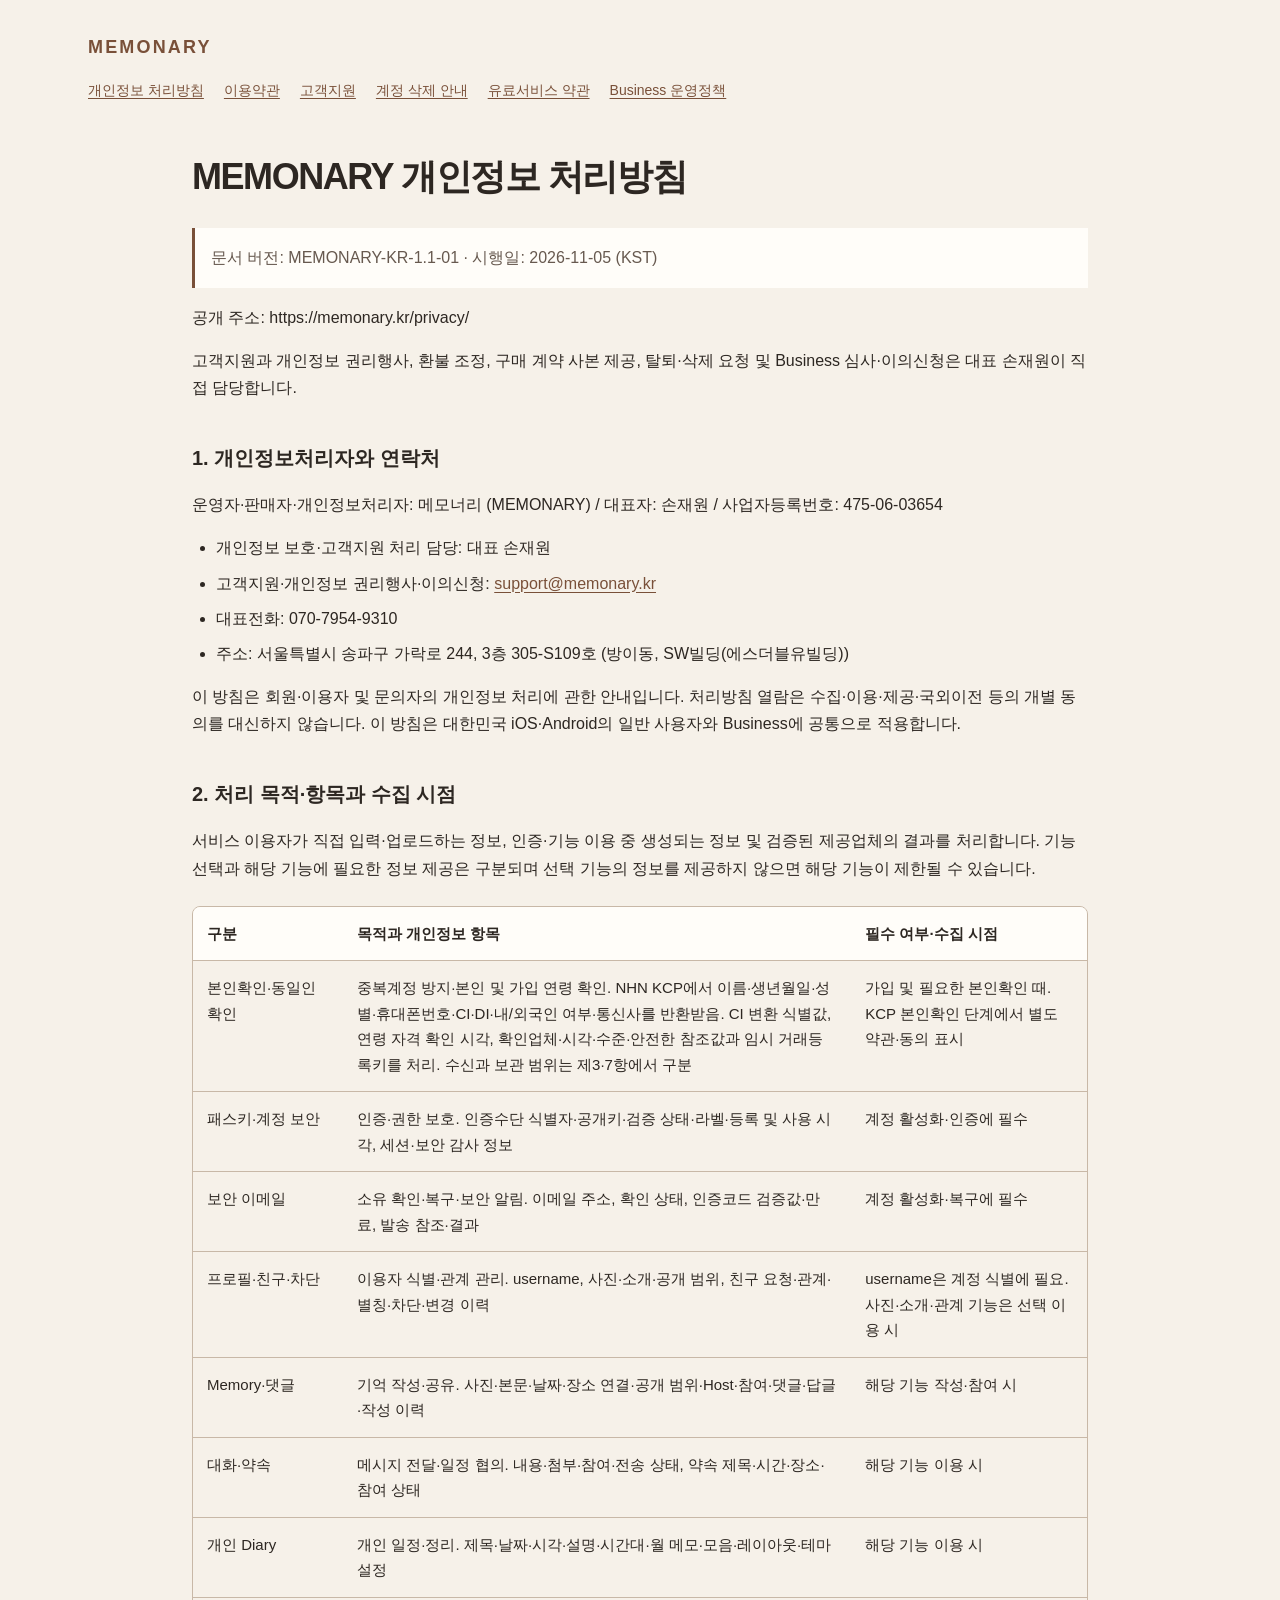
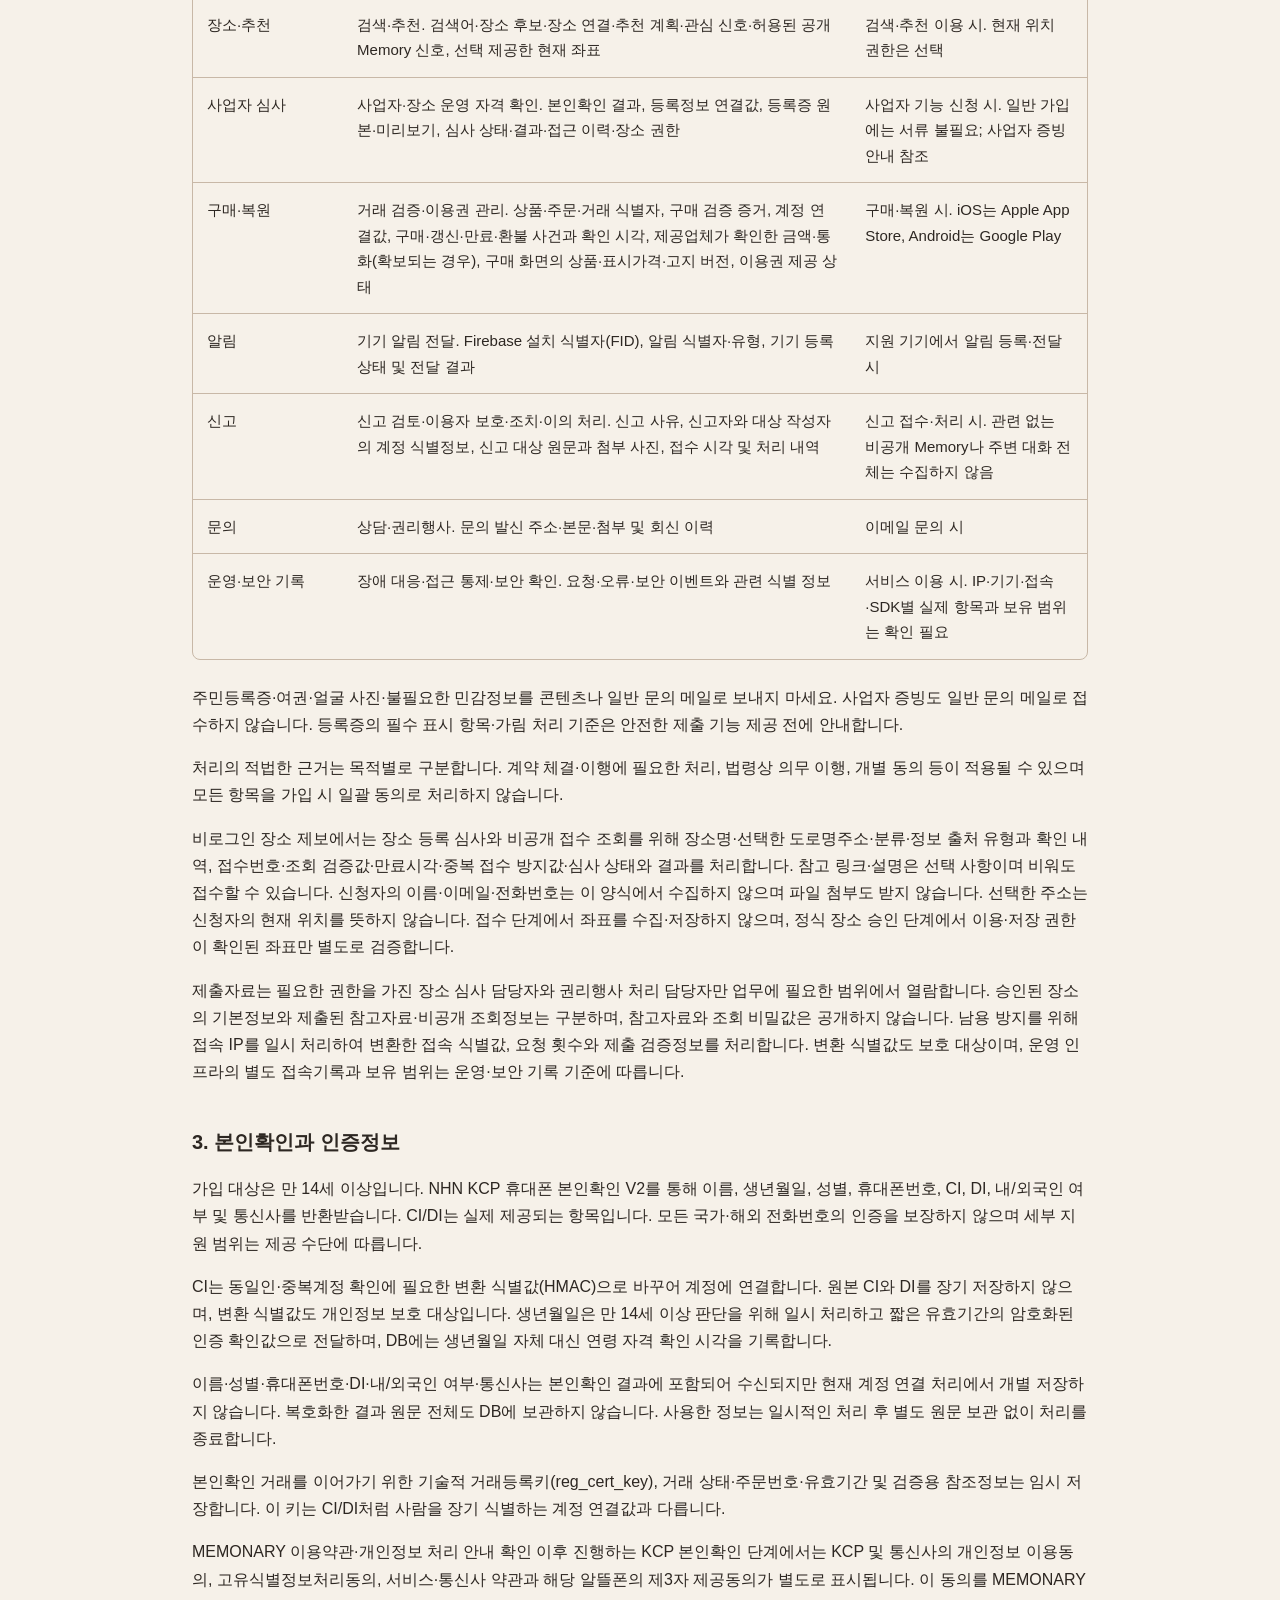
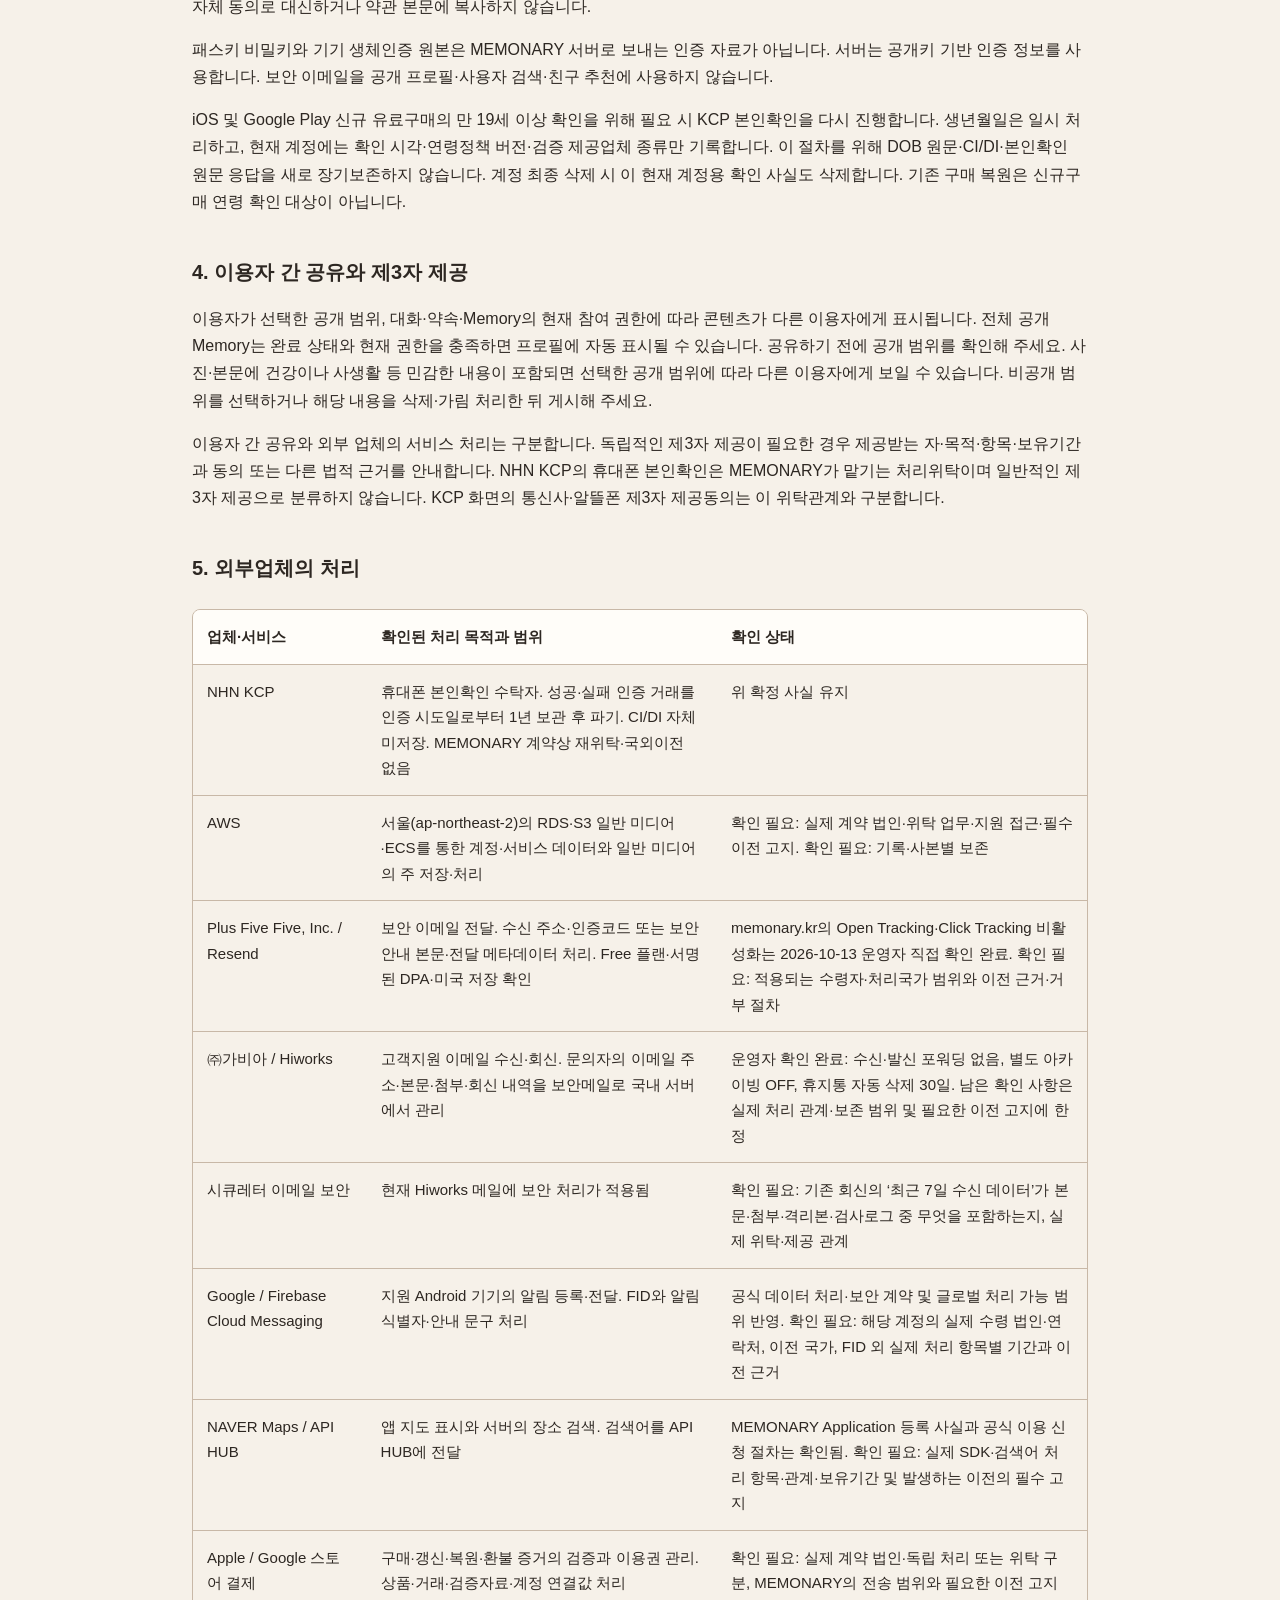
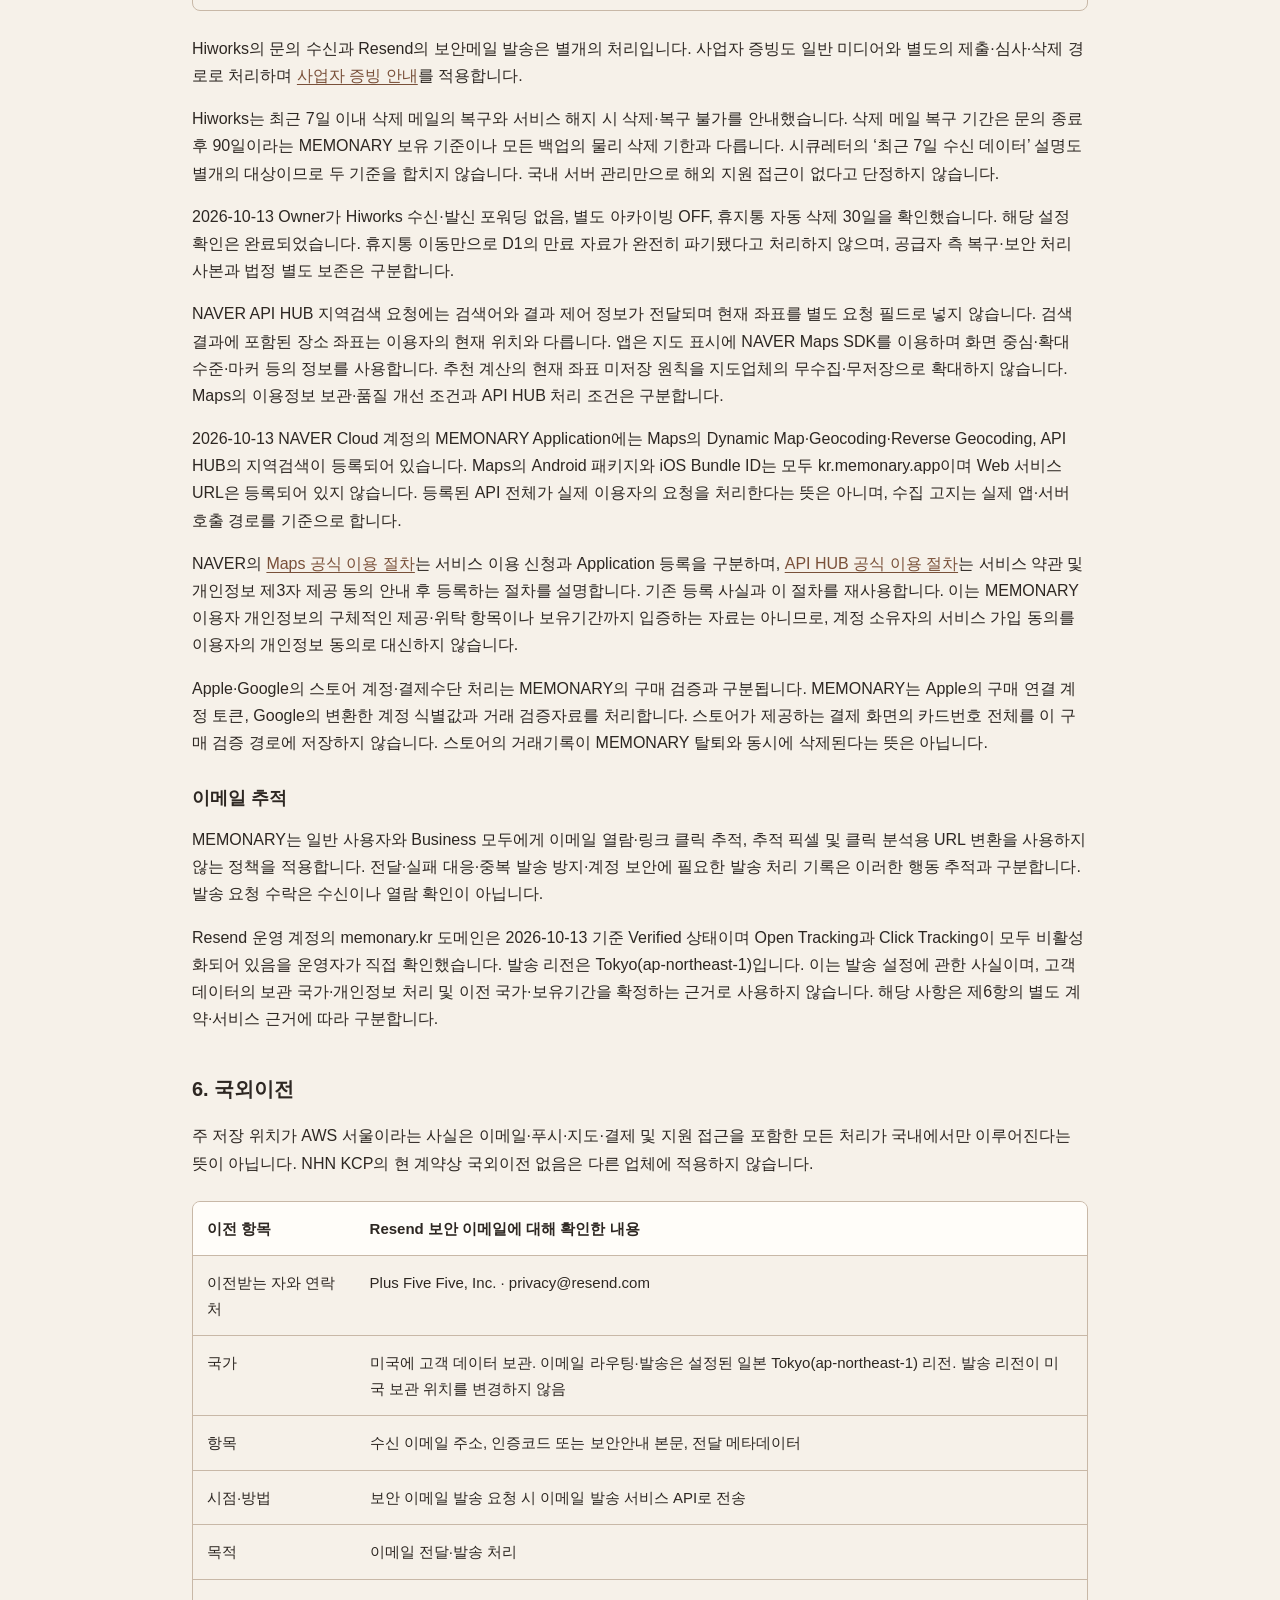
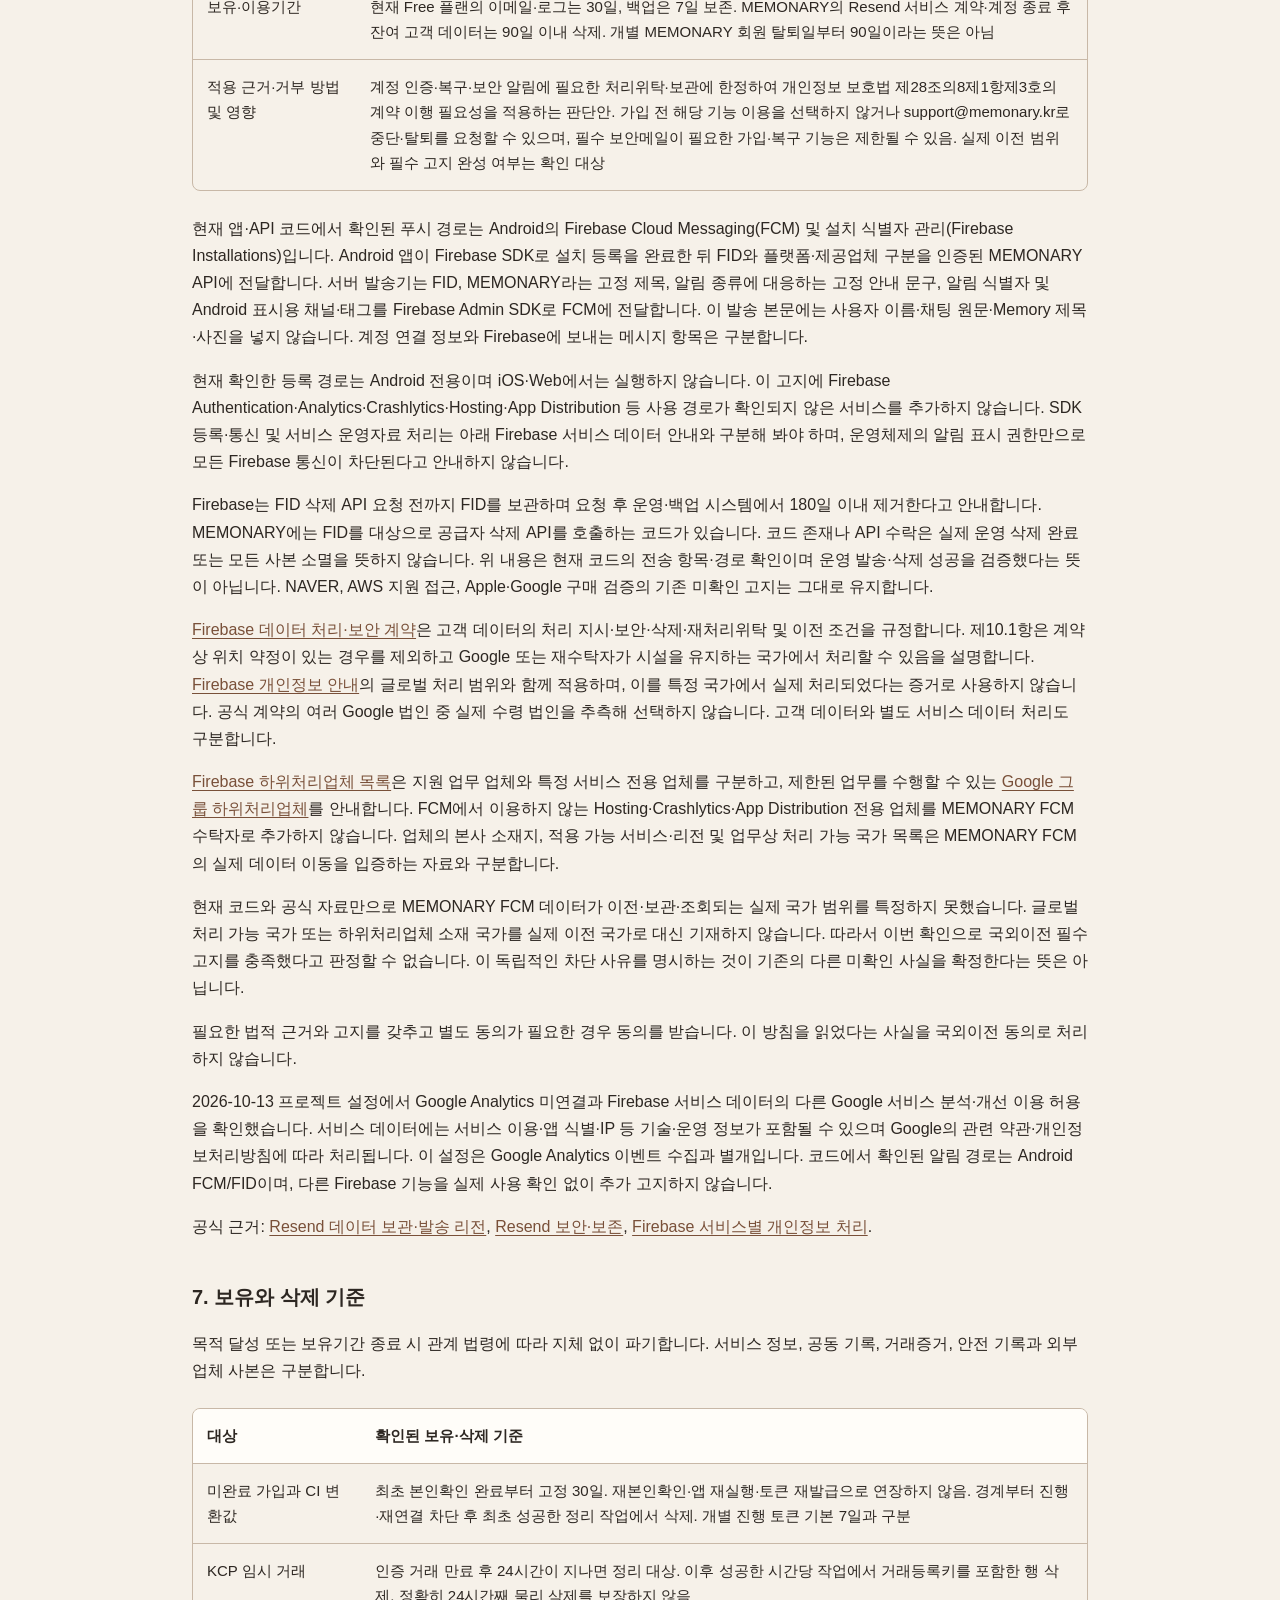
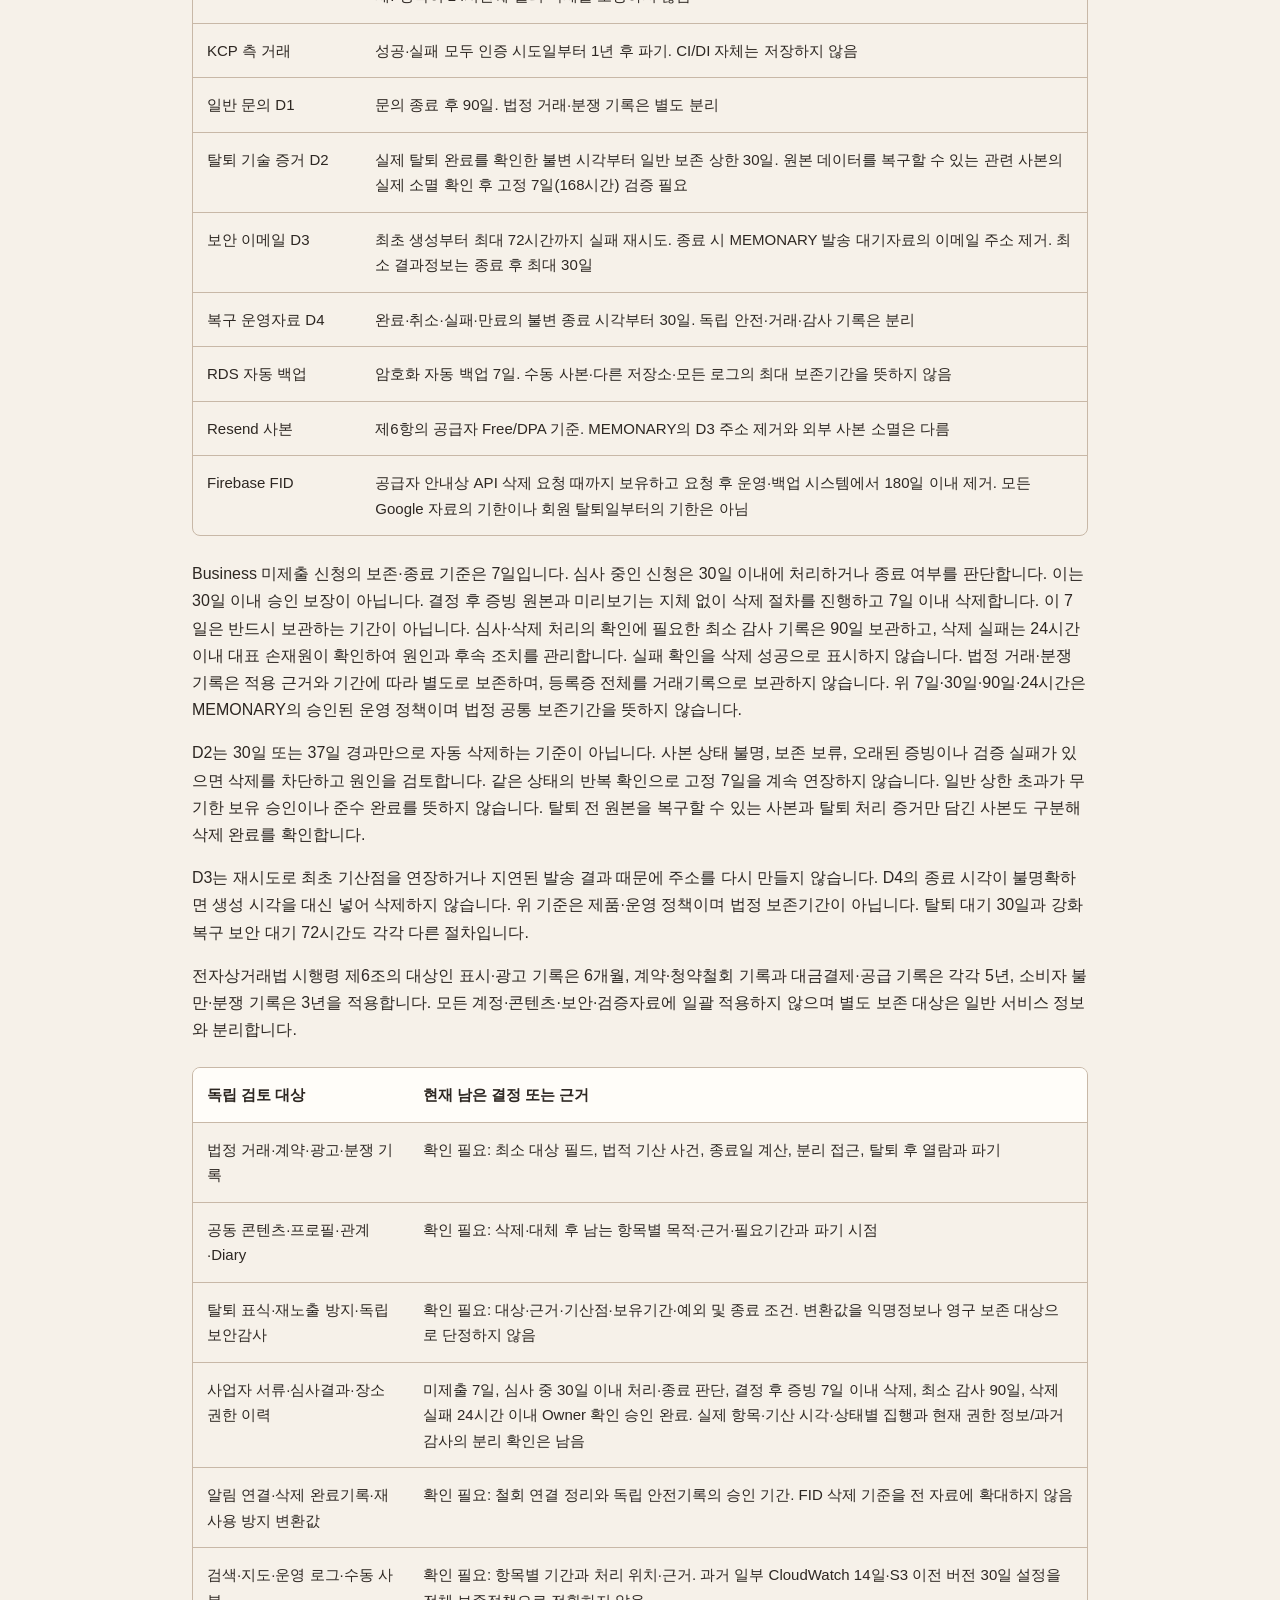
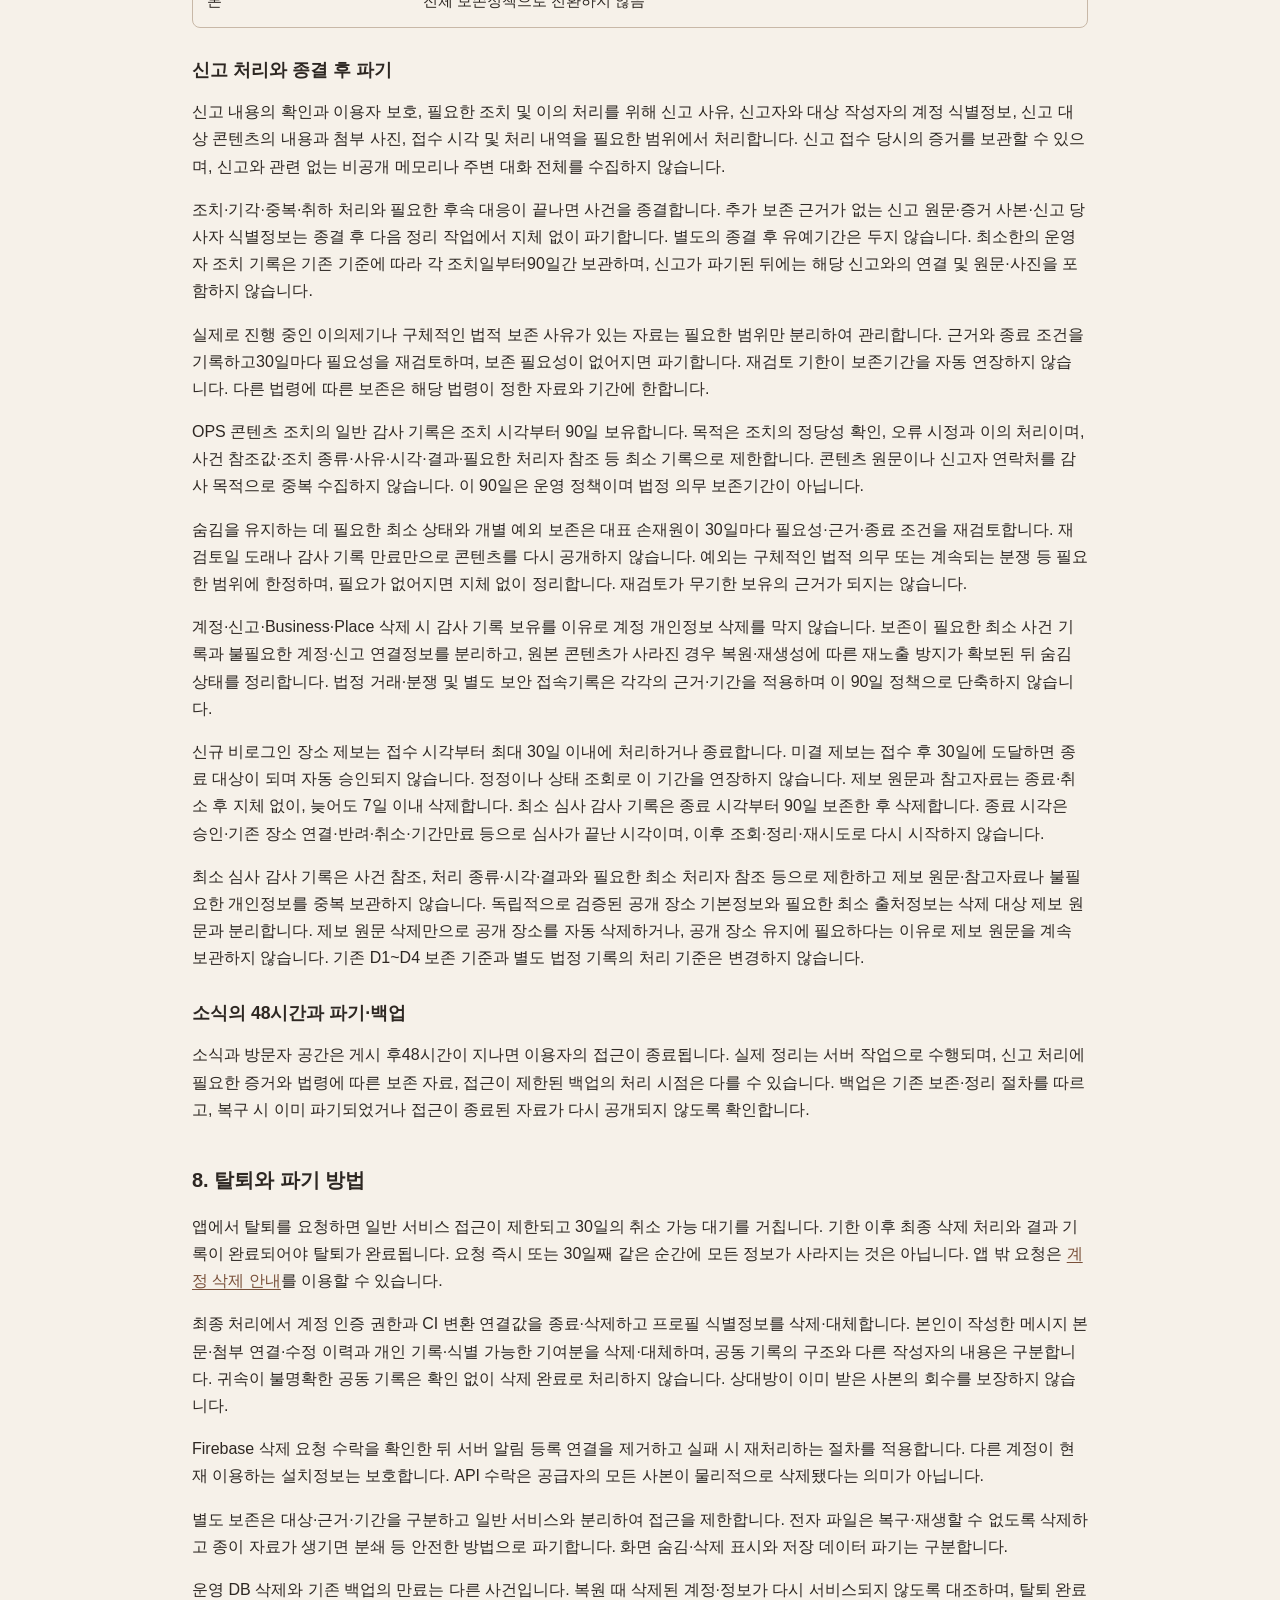
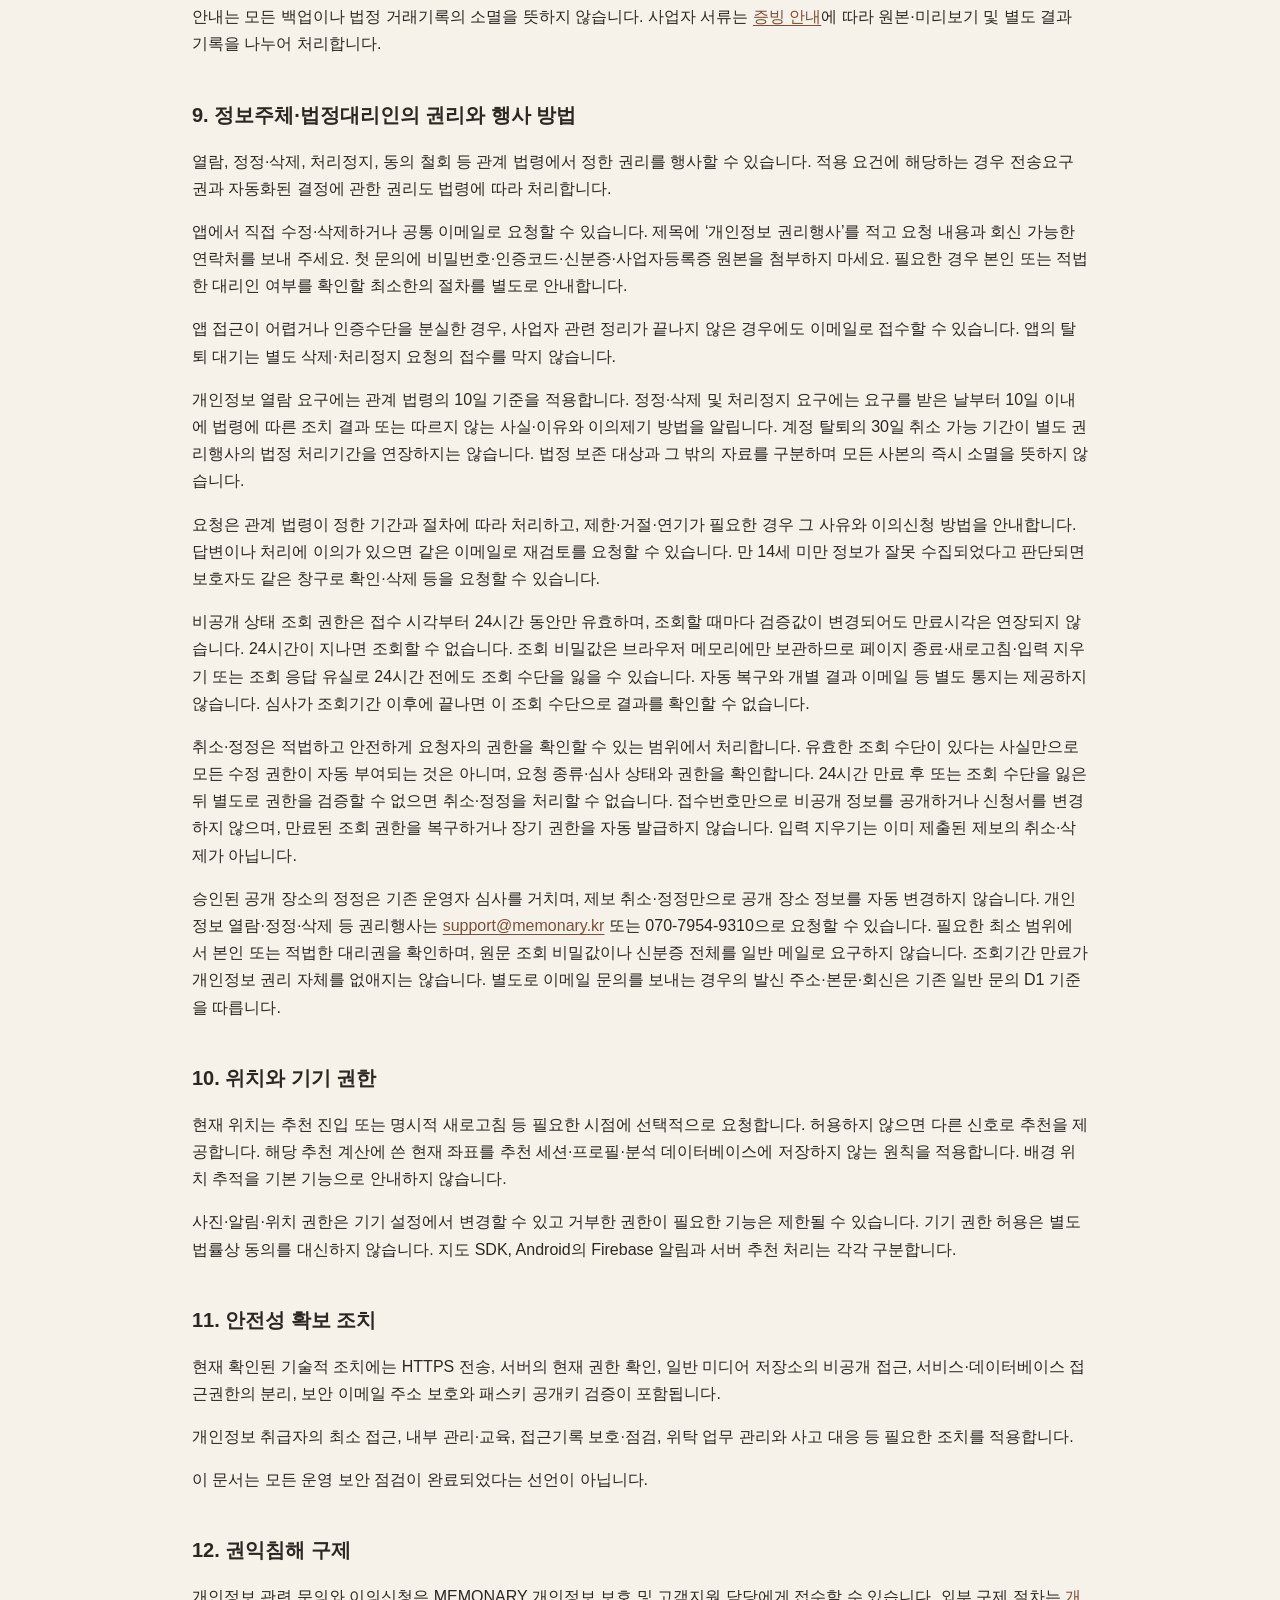
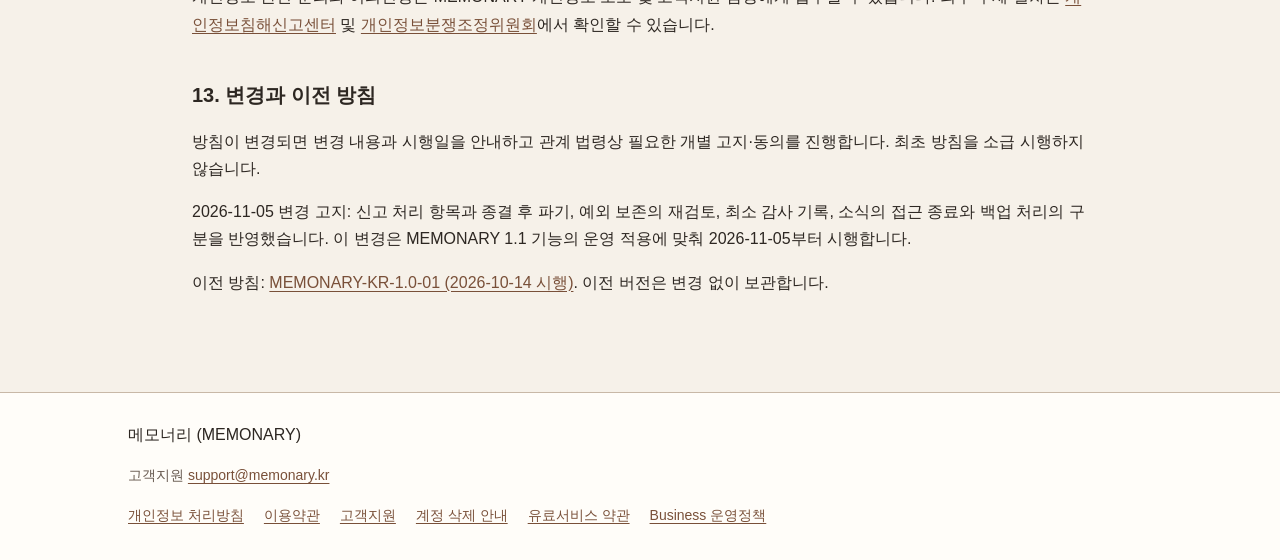
<file: privacy/index.html>
<!doctype html>
<html lang="ko">
<head>
<meta charset="utf-8">
<meta name="viewport" content="width=device-width, initial-scale=1">
<meta name="description" content="MEMONARY 개인정보 처리방침">
<title>개인정보 처리방침 | MEMONARY</title>
<link rel="icon" href="data:,">
<link rel="stylesheet" href="/styles.css">
<link rel="stylesheet" href="/legal.css">
</head>
<body class="legal-page">
<a class="skip-link" href="#document">본문으로 이동</a>
<header class="site-header"><a class="wordmark" href="/">MEMONARY</a><nav class="legal-nav" aria-label="서비스 안내"><a href="/privacy/">개인정보 처리방침</a><a href="/terms/">이용약관</a><a href="/support/">고객지원</a><a href="/account-deletion/">계정 삭제 안내</a><a href="/paid-terms/">유료서비스 약관</a><a href="/business-membership/">Business 운영정책</a></nav></header>
<main id="document"><article>
<h1 id="section-1">MEMONARY 개인정보 처리방침</h1>

<p>문서 버전: MEMONARY-KR-1.1-01 · 시행일: 2026-11-05 (KST)</p>
<p>공개 주소: https://memonary.kr/privacy/</p>
<p>고객지원과 개인정보 권리행사, 환불 조정, 구매 계약 사본 제공, 탈퇴·삭제 요청 및 Business 심사·이의신청은 대표 손재원이 직접 담당합니다.</p>
<h2 id="section-2">1. 개인정보처리자와 연락처</h2>
<p>운영자·판매자·개인정보처리자: 메모너리 (MEMONARY) / 대표자: 손재원 / 사업자등록번호: 475-06-03654</p>
<ul><li>개인정보 보호·고객지원 처리 담당: 대표 손재원</li><li>고객지원·개인정보 권리행사·이의신청: <a href="mailto:support@memonary.kr">support@memonary.kr</a></li><li>대표전화: 070-7954-9310</li><li>주소: 서울특별시 송파구 가락로 244, 3층 305-S109호 (방이동, SW빌딩(에스더블유빌딩))</li></ul>
<p>이 방침은 회원·이용자 및 문의자의 개인정보 처리에 관한 안내입니다. 처리방침 열람은 수집·이용·제공·국외이전 등의 개별 동의를 대신하지 않습니다. 이 방침은 대한민국 iOS·Android의 일반 사용자와 Business에 공통으로 적용합니다.</p>
<h2 id="section-3">2. 처리 목적·항목과 수집 시점</h2>
<p>서비스 이용자가 직접 입력·업로드하는 정보, 인증·기능 이용 중 생성되는 정보 및 검증된 제공업체의 결과를 처리합니다. 기능 선택과 해당 기능에 필요한 정보 제공은 구분되며 선택 기능의 정보를 제공하지 않으면 해당 기능이 제한될 수 있습니다.</p>
<div class="table-scroll" role="region" aria-label="상세 항목 표" tabindex="0"><table><thead><tr><th scope="col">구분</th><th scope="col">목적과 개인정보 항목</th><th scope="col">필수 여부·수집 시점</th></tr></thead><tbody><tr><td>본인확인·동일인 확인</td><td>중복계정 방지·본인 및 가입 연령 확인. NHN KCP에서 이름·생년월일·성별·휴대폰번호·CI·DI·내/외국인 여부·통신사를 반환받음. CI 변환 식별값, 연령 자격 확인 시각, 확인업체·시각·수준·안전한 참조값과 임시 거래등록키를 처리. 수신과 보관 범위는 제3·7항에서 구분</td><td>가입 및 필요한 본인확인 때. KCP 본인확인 단계에서 별도 약관·동의 표시</td></tr><tr><td>패스키·계정 보안</td><td>인증·권한 보호. 인증수단 식별자·공개키·검증 상태·라벨·등록 및 사용 시각, 세션·보안 감사 정보</td><td>계정 활성화·인증에 필수</td></tr><tr><td>보안 이메일</td><td>소유 확인·복구·보안 알림. 이메일 주소, 확인 상태, 인증코드 검증값·만료, 발송 참조·결과</td><td>계정 활성화·복구에 필수</td></tr><tr><td>프로필·친구·차단</td><td>이용자 식별·관계 관리. username, 사진·소개·공개 범위, 친구 요청·관계·별칭·차단·변경 이력</td><td>username은 계정 식별에 필요. 사진·소개·관계 기능은 선택 이용 시</td></tr><tr><td>Memory·댓글</td><td>기억 작성·공유. 사진·본문·날짜·장소 연결·공개 범위·Host·참여·댓글·답글·작성 이력</td><td>해당 기능 작성·참여 시</td></tr><tr><td>대화·약속</td><td>메시지 전달·일정 협의. 내용·첨부·참여·전송 상태, 약속 제목·시간·장소·참여 상태</td><td>해당 기능 이용 시</td></tr><tr><td>개인 Diary</td><td>개인 일정·정리. 제목·날짜·시각·설명·시간대·월 메모·모음·레이아웃·테마 설정</td><td>해당 기능 이용 시</td></tr><tr><td>장소·추천</td><td>검색·추천. 검색어·장소 후보·장소 연결·추천 계획·관심 신호·허용된 공개 Memory 신호, 선택 제공한 현재 좌표</td><td>검색·추천 이용 시. 현재 위치 권한은 선택</td></tr><tr><td>사업자 심사</td><td>사업자·장소 운영 자격 확인. 본인확인 결과, 등록정보 연결값, 등록증 원본·미리보기, 심사 상태·결과·접근 이력·장소 권한</td><td>사업자 기능 신청 시. 일반 가입에는 서류 불필요; 사업자 증빙 안내 참조</td></tr><tr><td>구매·복원</td><td>거래 검증·이용권 관리. 상품·주문·거래 식별자, 구매 검증 증거, 계정 연결값, 구매·갱신·만료·환불 사건과 확인 시각, 제공업체가 확인한 금액·통화(확보되는 경우), 구매 화면의 상품·표시가격·고지 버전, 이용권 제공 상태</td><td>구매·복원 시. iOS는 Apple App Store, Android는 Google Play</td></tr><tr><td>알림</td><td>기기 알림 전달. Firebase 설치 식별자(FID), 알림 식별자·유형, 기기 등록 상태 및 전달 결과</td><td>지원 기기에서 알림 등록·전달 시</td></tr><tr><td>신고</td><td>신고 검토·이용자 보호·조치·이의 처리. 신고 사유, 신고자와 대상 작성자의 계정 식별정보, 신고 대상 원문과 첨부 사진, 접수 시각 및 처리 내역</td><td>신고 접수·처리 시. 관련 없는 비공개 Memory나 주변 대화 전체는 수집하지 않음</td></tr><tr><td>문의</td><td>상담·권리행사. 문의 발신 주소·본문·첨부 및 회신 이력</td><td>이메일 문의 시</td></tr><tr><td>운영·보안 기록</td><td>장애 대응·접근 통제·보안 확인. 요청·오류·보안 이벤트와 관련 식별 정보</td><td>서비스 이용 시. IP·기기·접속·SDK별 실제 항목과 보유 범위는 확인 필요</td></tr></tbody></table></div>
<p>주민등록증·여권·얼굴 사진·불필요한 민감정보를 콘텐츠나 일반 문의 메일로 보내지 마세요. 사업자 증빙도 일반 문의 메일로 접수하지 않습니다. 등록증의 필수 표시 항목·가림 처리 기준은 안전한 제출 기능 제공 전에 안내합니다.</p>
<p>처리의 적법한 근거는 목적별로 구분합니다. 계약 체결·이행에 필요한 처리, 법령상 의무 이행, 개별 동의 등이 적용될 수 있으며 모든 항목을 가입 시 일괄 동의로 처리하지 않습니다. </p>

<p>비로그인 장소 제보에서는 장소 등록 심사와 비공개 접수 조회를 위해 장소명·선택한 도로명주소·분류·정보 출처 유형과 확인 내역, 접수번호·조회 검증값·만료시각·중복 접수 방지값·심사 상태와 결과를 처리합니다. 참고 링크·설명은 선택 사항이며 비워도 접수할 수 있습니다. 신청자의 이름·이메일·전화번호는 이 양식에서 수집하지 않으며 파일 첨부도 받지 않습니다. 선택한 주소는 신청자의 현재 위치를 뜻하지 않습니다. 접수 단계에서 좌표를 수집·저장하지 않으며, 정식 장소 승인 단계에서 이용·저장 권한이 확인된 좌표만 별도로 검증합니다.</p>
<p>제출자료는 필요한 권한을 가진 장소 심사 담당자와 권리행사 처리 담당자만 업무에 필요한 범위에서 열람합니다. 승인된 장소의 기본정보와 제출된 참고자료·비공개 조회정보는 구분하며, 참고자료와 조회 비밀값은 공개하지 않습니다. 남용 방지를 위해 접속 IP를 일시 처리하여 변환한 접속 식별값, 요청 횟수와 제출 검증정보를 처리합니다. 변환 식별값도 보호 대상이며, 운영 인프라의 별도 접속기록과 보유 범위는 운영·보안 기록 기준에 따릅니다.</p>
<h2 id="section-4">3. 본인확인과 인증정보</h2>
<p>가입 대상은 만 14세 이상입니다. NHN KCP 휴대폰 본인확인 V2를 통해 이름, 생년월일, 성별, 휴대폰번호, CI, DI, 내/외국인 여부 및 통신사를 반환받습니다. CI/DI는 실제 제공되는 항목입니다. 모든 국가·해외 전화번호의 인증을 보장하지 않으며 세부 지원 범위는 제공 수단에 따릅니다.</p>
<p>CI는 동일인·중복계정 확인에 필요한 변환 식별값(HMAC)으로 바꾸어 계정에 연결합니다. 원본 CI와 DI를 장기 저장하지 않으며, 변환 식별값도 개인정보 보호 대상입니다. 생년월일은 만 14세 이상 판단을 위해 일시 처리하고 짧은 유효기간의 암호화된 인증 확인값으로 전달하며, DB에는 생년월일 자체 대신 연령 자격 확인 시각을 기록합니다.</p>
<p>이름·성별·휴대폰번호·DI·내/외국인 여부·통신사는 본인확인 결과에 포함되어 수신되지만 현재 계정 연결 처리에서 개별 저장하지 않습니다. 복호화한 결과 원문 전체도 DB에 보관하지 않습니다. 사용한 정보는 일시적인 처리 후 별도 원문 보관 없이 처리를 종료합니다.</p>
<p>본인확인 거래를 이어가기 위한 기술적 거래등록키(reg_cert_key), 거래 상태·주문번호·유효기간 및 검증용 참조정보는 임시 저장합니다. 이 키는 CI/DI처럼 사람을 장기 식별하는 계정 연결값과 다릅니다.</p>
<p>MEMONARY 이용약관·개인정보 처리 안내 확인 이후 진행하는 KCP 본인확인 단계에서는 KCP 및 통신사의 개인정보 이용동의, 고유식별정보처리동의, 서비스·통신사 약관과 해당 알뜰폰의 제3자 제공동의가 별도로 표시됩니다. 이 동의를 MEMONARY 자체 동의로 대신하거나 약관 본문에 복사하지 않습니다.</p>
<p>패스키 비밀키와 기기 생체인증 원본은 MEMONARY 서버로 보내는 인증 자료가 아닙니다. 서버는 공개키 기반 인증 정보를 사용합니다. 보안 이메일을 공개 프로필·사용자 검색·친구 추천에 사용하지 않습니다.</p>
<p>iOS 및 Google Play 신규 유료구매의 만 19세 이상 확인을 위해 필요 시 KCP 본인확인을 다시 진행합니다. 생년월일은 일시 처리하고, 현재 계정에는 확인 시각·연령정책 버전·검증 제공업체 종류만 기록합니다. 이 절차를 위해 DOB 원문·CI/DI·본인확인 원문 응답을 새로 장기보존하지 않습니다. 계정 최종 삭제 시 이 현재 계정용 확인 사실도 삭제합니다. 기존 구매 복원은 신규구매 연령 확인 대상이 아닙니다.</p>
<h2 id="section-5">4. 이용자 간 공유와 제3자 제공</h2>
<p>이용자가 선택한 공개 범위, 대화·약속·Memory의 현재 참여 권한에 따라 콘텐츠가 다른 이용자에게 표시됩니다. 전체 공개 Memory는 완료 상태와 현재 권한을 충족하면 프로필에 자동 표시될 수 있습니다. 공유하기 전에 공개 범위를 확인해 주세요. 사진·본문에 건강이나 사생활 등 민감한 내용이 포함되면 선택한 공개 범위에 따라 다른 이용자에게 보일 수 있습니다. 비공개 범위를 선택하거나 해당 내용을 삭제·가림 처리한 뒤 게시해 주세요.</p>
<p>이용자 간 공유와 외부 업체의 서비스 처리는 구분합니다. 독립적인 제3자 제공이 필요한 경우 제공받는 자·목적·항목·보유기간과 동의 또는 다른 법적 근거를 안내합니다. NHN KCP의 휴대폰 본인확인은 MEMONARY가 맡기는 처리위탁이며 일반적인 제3자 제공으로 분류하지 않습니다. KCP 화면의 통신사·알뜰폰 제3자 제공동의는 이 위탁관계와 구분합니다. </p>

<h2 id="section-6">5. 외부업체의 처리</h2>
<div class="table-scroll" role="region" aria-label="상세 항목 표" tabindex="0"><table><thead><tr><th scope="col">업체·서비스</th><th scope="col">확인된 처리 목적과 범위</th><th scope="col">확인 상태</th></tr></thead><tbody><tr><td>NHN KCP</td><td>휴대폰 본인확인 수탁자. 성공·실패 인증 거래를 인증 시도일로부터 1년 보관 후 파기. CI/DI 자체 미저장. MEMONARY 계약상 재위탁·국외이전 없음</td><td>위 확정 사실 유지</td></tr><tr><td>AWS</td><td>서울(ap-northeast-2)의 RDS·S3 일반 미디어·ECS를 통한 계정·서비스 데이터와 일반 미디어의 주 저장·처리</td><td>확인 필요: 실제 계약 법인·위탁 업무·지원 접근·필수 이전 고지. 확인 필요: 기록·사본별 보존</td></tr><tr><td>Plus Five Five, Inc. / Resend</td><td>보안 이메일 전달. 수신 주소·인증코드 또는 보안안내 본문·전달 메타데이터 처리. Free 플랜·서명된 DPA·미국 저장 확인</td><td>memonary.kr의 Open Tracking·Click Tracking 비활성화는 2026-10-13 운영자 직접 확인 완료. 확인 필요: 적용되는 수령자·처리국가 범위와 이전 근거·거부 절차</td></tr><tr><td>㈜가비아 / Hiworks</td><td>고객지원 이메일 수신·회신. 문의자의 이메일 주소·본문·첨부·회신 내역을 보안메일로 국내 서버에서 관리</td><td>운영자 확인 완료: 수신·발신 포워딩 없음, 별도 아카이빙 OFF, 휴지통 자동 삭제 30일. 남은 확인 사항은 실제 처리 관계·보존 범위 및 필요한 이전 고지에 한정</td></tr><tr><td>시큐레터 이메일 보안</td><td>현재 Hiworks 메일에 보안 처리가 적용됨</td><td>확인 필요: 기존 회신의 ‘최근 7일 수신 데이터’가 본문·첨부·격리본·검사로그 중 무엇을 포함하는지, 실제 위탁·제공 관계</td></tr><tr><td>Google / Firebase Cloud Messaging</td><td>지원 Android 기기의 알림 등록·전달. FID와 알림 식별자·안내 문구 처리</td><td>공식 데이터 처리·보안 계약 및 글로벌 처리 가능 범위 반영. 확인 필요: 해당 계정의 실제 수령 법인·연락처, 이전 국가, FID 외 실제 처리 항목별 기간과 이전 근거</td></tr><tr><td>NAVER Maps / API HUB</td><td>앱 지도 표시와 서버의 장소 검색. 검색어를 API HUB에 전달</td><td>MEMONARY Application 등록 사실과 공식 이용 신청 절차는 확인됨. 확인 필요: 실제 SDK·검색어 처리 항목·관계·보유기간 및 발생하는 이전의 필수 고지</td></tr><tr><td>Apple / Google 스토어 결제</td><td>구매·갱신·복원·환불 증거의 검증과 이용권 관리. 상품·거래·검증자료·계정 연결값 처리</td><td>확인 필요: 실제 계약 법인·독립 처리 또는 위탁 구분, MEMONARY의 전송 범위와 필요한 이전 고지</td></tr></tbody></table></div>
<p>Hiworks의 문의 수신과 Resend의 보안메일 발송은 별개의 처리입니다. 사업자 증빙도 일반 미디어와 별도의 제출·심사·삭제 경로로 처리하며 <a href="/business-membership/#verification">사업자 증빙 안내</a>를 적용합니다.</p>
<p>Hiworks는 최근 7일 이내 삭제 메일의 복구와 서비스 해지 시 삭제·복구 불가를 안내했습니다. 삭제 메일 복구 기간은 문의 종료 후 90일이라는 MEMONARY 보유 기준이나 모든 백업의 물리 삭제 기한과 다릅니다. 시큐레터의 ‘최근 7일 수신 데이터’ 설명도 별개의 대상이므로 두 기준을 합치지 않습니다. 국내 서버 관리만으로 해외 지원 접근이 없다고 단정하지 않습니다.</p>
<p>2026-10-13 Owner가 Hiworks 수신·발신 포워딩 없음, 별도 아카이빙 OFF, 휴지통 자동 삭제 30일을 확인했습니다. 해당 설정 확인은 완료되었습니다. 휴지통 이동만으로 D1의 만료 자료가 완전히 파기됐다고 처리하지 않으며, 공급자 측 복구·보안 처리 사본과 법정 별도 보존은 구분합니다.</p>
<p>NAVER API HUB 지역검색 요청에는 검색어와 결과 제어 정보가 전달되며 현재 좌표를 별도 요청 필드로 넣지 않습니다. 검색 결과에 포함된 장소 좌표는 이용자의 현재 위치와 다릅니다. 앱은 지도 표시에 NAVER Maps SDK를 이용하며 화면 중심·확대 수준·마커 등의 정보를 사용합니다. 추천 계산의 현재 좌표 미저장 원칙을 지도업체의 무수집·무저장으로 확대하지 않습니다. Maps의 이용정보 보관·품질 개선 조건과 API HUB 처리 조건은 구분합니다.</p>
<p>2026-10-13 NAVER Cloud 계정의 MEMONARY Application에는 Maps의 Dynamic Map·Geocoding·Reverse Geocoding, API HUB의 지역검색이 등록되어 있습니다. Maps의 Android 패키지와 iOS Bundle ID는 모두 kr.memonary.app이며 Web 서비스 URL은 등록되어 있지 않습니다. 등록된 API 전체가 실제 이용자의 요청을 처리한다는 뜻은 아니며, 수집 고지는 실제 앱·서버 호출 경로를 기준으로 합니다.</p>
<p>NAVER의 <a href="https://guide.ncloud-docs.com/docs/application-maps-procedure">Maps 공식 이용 절차</a>는 서비스 이용 신청과 Application 등록을 구분하며, <a href="https://guide.ncloud-docs.com/docs/apihub-application">API HUB 공식 이용 절차</a>는 서비스 약관 및 개인정보 제3자 제공 동의 안내 후 등록하는 절차를 설명합니다. 기존 등록 사실과 이 절차를 재사용합니다. 이는 MEMONARY 이용자 개인정보의 구체적인 제공·위탁 항목이나 보유기간까지 입증하는 자료는 아니므로, 계정 소유자의 서비스 가입 동의를 이용자의 개인정보 동의로 대신하지 않습니다.</p>
<p>Apple·Google의 스토어 계정·결제수단 처리는 MEMONARY의 구매 검증과 구분됩니다. MEMONARY는 Apple의 구매 연결 계정 토큰, Google의 변환한 계정 식별값과 거래 검증자료를 처리합니다. 스토어가 제공하는 결제 화면의 카드번호 전체를 이 구매 검증 경로에 저장하지 않습니다. 스토어의 거래기록이 MEMONARY 탈퇴와 동시에 삭제된다는 뜻은 아닙니다.</p>
<h3 id="section-7">이메일 추적</h3>
<p>MEMONARY는 일반 사용자와 Business 모두에게 이메일 열람·링크 클릭 추적, 추적 픽셀 및 클릭 분석용 URL 변환을 사용하지 않는 정책을 적용합니다. 전달·실패 대응·중복 발송 방지·계정 보안에 필요한 발송 처리 기록은 이러한 행동 추적과 구분합니다. 발송 요청 수락은 수신이나 열람 확인이 아닙니다.</p>
<p>Resend 운영 계정의 memonary.kr 도메인은 2026-10-13 기준 Verified 상태이며 Open Tracking과 Click Tracking이 모두 비활성화되어 있음을 운영자가 직접 확인했습니다. 발송 리전은 Tokyo(ap-northeast-1)입니다. 이는 발송 설정에 관한 사실이며, 고객 데이터의 보관 국가·개인정보 처리 및 이전 국가·보유기간을 확정하는 근거로 사용하지 않습니다. 해당 사항은 제6항의 별도 계약·서비스 근거에 따라 구분합니다.</p>
<h2 id="transfers">6. 국외이전</h2>
<p>주 저장 위치가 AWS 서울이라는 사실은 이메일·푸시·지도·결제 및 지원 접근을 포함한 모든 처리가 국내에서만 이루어진다는 뜻이 아닙니다. NHN KCP의 현 계약상 국외이전 없음은 다른 업체에 적용하지 않습니다.</p>
<div class="table-scroll" role="region" aria-label="상세 항목 표" tabindex="0"><table><thead><tr><th scope="col">이전 항목</th><th scope="col">Resend 보안 이메일에 대해 확인한 내용</th></tr></thead><tbody><tr><td>이전받는 자와 연락처</td><td>Plus Five Five, Inc. · privacy@resend.com</td></tr><tr><td>국가</td><td>미국에 고객 데이터 보관. 이메일 라우팅·발송은 설정된 일본 Tokyo(ap-northeast-1) 리전. 발송 리전이 미국 보관 위치를 변경하지 않음</td></tr><tr><td>항목</td><td>수신 이메일 주소, 인증코드 또는 보안안내 본문, 전달 메타데이터</td></tr><tr><td>시점·방법</td><td>보안 이메일 발송 요청 시 이메일 발송 서비스 API로 전송</td></tr><tr><td>목적</td><td>이메일 전달·발송 처리</td></tr><tr><td>보유·이용기간</td><td>현재 Free 플랜의 이메일·로그는 30일, 백업은 7일 보존. MEMONARY의 Resend 서비스 계약·계정 종료 후 잔여 고객 데이터는 90일 이내 삭제. 개별 MEMONARY 회원 탈퇴일부터 90일이라는 뜻은 아님</td></tr><tr><td>적용 근거·거부 방법 및 영향</td><td>계정 인증·복구·보안 알림에 필요한 처리위탁·보관에 한정하여 개인정보 보호법 제28조의8제1항제3호의 계약 이행 필요성을 적용하는 판단안. 가입 전 해당 기능 이용을 선택하지 않거나 support@memonary.kr로 중단·탈퇴를 요청할 수 있으며, 필수 보안메일이 필요한 가입·복구 기능은 제한될 수 있음. 실제 이전 범위와 필수 고지 완성 여부는 확인 대상</td></tr></tbody></table></div>
<p>현재 앱·API 코드에서 확인된 푸시 경로는 Android의 Firebase Cloud Messaging(FCM) 및 설치 식별자 관리(Firebase Installations)입니다. Android 앱이 Firebase SDK로 설치 등록을 완료한 뒤 FID와 플랫폼·제공업체 구분을 인증된 MEMONARY API에 전달합니다. 서버 발송기는 FID, MEMONARY라는 고정 제목, 알림 종류에 대응하는 고정 안내 문구, 알림 식별자 및 Android 표시용 채널·태그를 Firebase Admin SDK로 FCM에 전달합니다. 이 발송 본문에는 사용자 이름·채팅 원문·Memory 제목·사진을 넣지 않습니다. 계정 연결 정보와 Firebase에 보내는 메시지 항목은 구분합니다.</p>
<p>현재 확인한 등록 경로는 Android 전용이며 iOS·Web에서는 실행하지 않습니다. 이 고지에 Firebase Authentication·Analytics·Crashlytics·Hosting·App Distribution 등 사용 경로가 확인되지 않은 서비스를 추가하지 않습니다. SDK 등록·통신 및 서비스 운영자료 처리는 아래 Firebase 서비스 데이터 안내와 구분해 봐야 하며, 운영체제의 알림 표시 권한만으로 모든 Firebase 통신이 차단된다고 안내하지 않습니다.</p>
<p>Firebase는 FID 삭제 API 요청 전까지 FID를 보관하며 요청 후 운영·백업 시스템에서 180일 이내 제거한다고 안내합니다. MEMONARY에는 FID를 대상으로 공급자 삭제 API를 호출하는 코드가 있습니다. 코드 존재나 API 수락은 실제 운영 삭제 완료 또는 모든 사본 소멸을 뜻하지 않습니다. 위 내용은 현재 코드의 전송 항목·경로 확인이며 운영 발송·삭제 성공을 검증했다는 뜻이 아닙니다. NAVER, AWS 지원 접근, Apple·Google 구매 검증의 기존 미확인 고지는 그대로 유지합니다.</p>
<p><a href="https://firebase.google.com/terms/data-processing-terms">Firebase 데이터 처리·보안 계약</a>은 고객 데이터의 처리 지시·보안·삭제·재처리위탁 및 이전 조건을 규정합니다. 제10.1항은 계약상 위치 약정이 있는 경우를 제외하고 Google 또는 재수탁자가 시설을 유지하는 국가에서 처리할 수 있음을 설명합니다. <a href="https://firebase.google.com/support/privacy">Firebase 개인정보 안내</a>의 글로벌 처리 범위와 함께 적용하며, 이를 특정 국가에서 실제 처리되었다는 증거로 사용하지 않습니다. 공식 계약의 여러 Google 법인 중 실제 수령 법인을 추측해 선택하지 않습니다. 고객 데이터와 별도 서비스 데이터 처리도 구분합니다.</p>
<p><a href="https://firebase.google.com/terms/subprocessors">Firebase 하위처리업체 목록</a>은 지원 업무 업체와 특정 서비스 전용 업체를 구분하고, 제한된 업무를 수행할 수 있는 <a href="https://cloud.google.com/terms/subprocessors">Google 그룹 하위처리업체</a>를 안내합니다. FCM에서 이용하지 않는 Hosting·Crashlytics·App Distribution 전용 업체를 MEMONARY FCM 수탁자로 추가하지 않습니다. 업체의 본사 소재지, 적용 가능 서비스·리전 및 업무상 처리 가능 국가 목록은 MEMONARY FCM의 실제 데이터 이동을 입증하는 자료와 구분합니다.</p>
<p>현재 코드와 공식 자료만으로 MEMONARY FCM 데이터가 이전·보관·조회되는 실제 국가 범위를 특정하지 못했습니다. 글로벌 처리 가능 국가 또는 하위처리업체 소재 국가를 실제 이전 국가로 대신 기재하지 않습니다. 따라서 이번 확인으로 국외이전 필수 고지를 충족했다고 판정할 수 없습니다. 이 독립적인 차단 사유를 명시하는 것이 기존의 다른 미확인 사실을 확정한다는 뜻은 아닙니다.</p>

<p>필요한 법적 근거와 고지를 갖추고 별도 동의가 필요한 경우 동의를 받습니다. 이 방침을 읽었다는 사실을 국외이전 동의로 처리하지 않습니다.</p>
<p>2026-10-13 프로젝트 설정에서 Google Analytics 미연결과 Firebase 서비스 데이터의 다른 Google 서비스 분석·개선 이용 허용을 확인했습니다. 서비스 데이터에는 서비스 이용·앱 식별·IP 등 기술·운영 정보가 포함될 수 있으며 Google의 관련 약관·개인정보처리방침에 따라 처리됩니다. 이 설정은 Google Analytics 이벤트 수집과 별개입니다. 코드에서 확인된 알림 경로는 Android FCM/FID이며, 다른 Firebase 기능을 실제 사용 확인 없이 추가 고지하지 않습니다.</p>
<p>공식 근거: <a href="https://resend.com/security/gdpr">Resend 데이터 보관·발송 리전</a>, <a href="https://resend.com/security">Resend 보안·보존</a>, <a href="https://firebase.google.com/support/privacy">Firebase 서비스별 개인정보 처리</a>.</p>
<h2 id="retention">7. 보유와 삭제 기준</h2>
<p>목적 달성 또는 보유기간 종료 시 관계 법령에 따라 지체 없이 파기합니다. 서비스 정보, 공동 기록, 거래증거, 안전 기록과 외부업체 사본은 구분합니다.</p>
<div class="table-scroll" role="region" aria-label="상세 항목 표" tabindex="0"><table><thead><tr><th scope="col">대상</th><th scope="col">확인된 보유·삭제 기준</th></tr></thead><tbody><tr><td>미완료 가입과 CI 변환값</td><td>최초 본인확인 완료부터 고정 30일. 재본인확인·앱 재실행·토큰 재발급으로 연장하지 않음. 경계부터 진행·재연결 차단 후 최초 성공한 정리 작업에서 삭제. 개별 진행 토큰 기본 7일과 구분</td></tr><tr><td>KCP 임시 거래</td><td>인증 거래 만료 후 24시간이 지나면 정리 대상. 이후 성공한 시간당 작업에서 거래등록키를 포함한 행 삭제. 정확히 24시간째 물리 삭제를 보장하지 않음</td></tr><tr><td>KCP 측 거래</td><td>성공·실패 모두 인증 시도일부터 1년 후 파기. CI/DI 자체는 저장하지 않음</td></tr><tr><td>일반 문의 D1</td><td>문의 종료 후 90일. 법정 거래·분쟁 기록은 별도 분리</td></tr><tr><td>탈퇴 기술 증거 D2</td><td>실제 탈퇴 완료를 확인한 불변 시각부터 일반 보존 상한 30일. 원본 데이터를 복구할 수 있는 관련 사본의 실제 소멸 확인 후 고정 7일(168시간) 검증 필요</td></tr><tr><td>보안 이메일 D3</td><td>최초 생성부터 최대 72시간까지 실패 재시도. 종료 시 MEMONARY 발송 대기자료의 이메일 주소 제거. 최소 결과정보는 종료 후 최대 30일</td></tr><tr><td>복구 운영자료 D4</td><td>완료·취소·실패·만료의 불변 종료 시각부터 30일. 독립 안전·거래·감사 기록은 분리</td></tr><tr><td>RDS 자동 백업</td><td>암호화 자동 백업 7일. 수동 사본·다른 저장소·모든 로그의 최대 보존기간을 뜻하지 않음</td></tr><tr><td>Resend 사본</td><td>제6항의 공급자 Free/DPA 기준. MEMONARY의 D3 주소 제거와 외부 사본 소멸은 다름</td></tr><tr><td>Firebase FID</td><td>공급자 안내상 API 삭제 요청 때까지 보유하고 요청 후 운영·백업 시스템에서 180일 이내 제거. 모든 Google 자료의 기한이나 회원 탈퇴일부터의 기한은 아님</td></tr></tbody></table></div>
<p>Business 미제출 신청의 보존·종료 기준은 7일입니다. 심사 중인 신청은 30일 이내에 처리하거나 종료 여부를 판단합니다. 이는 30일 이내 승인 보장이 아닙니다. 결정 후 증빙 원본과 미리보기는 지체 없이 삭제 절차를 진행하고 7일 이내 삭제합니다. 이 7일은 반드시 보관하는 기간이 아닙니다. 심사·삭제 처리의 확인에 필요한 최소 감사 기록은 90일 보관하고, 삭제 실패는 24시간 이내 대표 손재원이 확인하여 원인과 후속 조치를 관리합니다. 실패 확인을 삭제 성공으로 표시하지 않습니다. 법정 거래·분쟁 기록은 적용 근거와 기간에 따라 별도로 보존하며, 등록증 전체를 거래기록으로 보관하지 않습니다. 위 7일·30일·90일·24시간은 MEMONARY의 승인된 운영 정책이며 법정 공통 보존기간을 뜻하지 않습니다.</p>
<p>D2는 30일 또는 37일 경과만으로 자동 삭제하는 기준이 아닙니다. 사본 상태 불명, 보존 보류, 오래된 증빙이나 검증 실패가 있으면 삭제를 차단하고 원인을 검토합니다. 같은 상태의 반복 확인으로 고정 7일을 계속 연장하지 않습니다. 일반 상한 초과가 무기한 보유 승인이나 준수 완료를 뜻하지 않습니다. 탈퇴 전 원본을 복구할 수 있는 사본과 탈퇴 처리 증거만 담긴 사본도 구분해 삭제 완료를 확인합니다.</p>
<p>D3는 재시도로 최초 기산점을 연장하거나 지연된 발송 결과 때문에 주소를 다시 만들지 않습니다. D4의 종료 시각이 불명확하면 생성 시각을 대신 넣어 삭제하지 않습니다. 위 기준은 제품·운영 정책이며 법정 보존기간이 아닙니다. 탈퇴 대기 30일과 강화 복구 보안 대기 72시간도 각각 다른 절차입니다.</p>

<p>전자상거래법 시행령 제6조의 대상인 표시·광고 기록은 6개월, 계약·청약철회 기록과 대금결제·공급 기록은 각각 5년, 소비자 불만·분쟁 기록은 3년을 적용합니다. 모든 계정·콘텐츠·보안·검증자료에 일괄 적용하지 않으며 별도 보존 대상은 일반 서비스 정보와 분리합니다.</p>
<div class="table-scroll" role="region" aria-label="상세 항목 표" tabindex="0"><table><thead><tr><th scope="col">독립 검토 대상</th><th scope="col">현재 남은 결정 또는 근거</th></tr></thead><tbody><tr><td>법정 거래·계약·광고·분쟁 기록</td><td>확인 필요: 최소 대상 필드, 법적 기산 사건, 종료일 계산, 분리 접근, 탈퇴 후 열람과 파기</td></tr><tr><td>공동 콘텐츠·프로필·관계·Diary</td><td>확인 필요: 삭제·대체 후 남는 항목별 목적·근거·필요기간과 파기 시점</td></tr><tr><td>탈퇴 표식·재노출 방지·독립 보안감사</td><td>확인 필요: 대상·근거·기산점·보유기간·예외 및 종료 조건. 변환값을 익명정보나 영구 보존 대상으로 단정하지 않음</td></tr><tr><td>사업자 서류·심사결과·장소 권한 이력</td><td>미제출 7일, 심사 중 30일 이내 처리·종료 판단, 결정 후 증빙 7일 이내 삭제, 최소 감사 90일, 삭제 실패 24시간 이내 Owner 확인 승인 완료. 실제 항목·기산 시각·상태별 집행과 현재 권한 정보/과거 감사의 분리 확인은 남음</td></tr><tr><td>알림 연결·삭제 완료기록·재사용 방지 변환값</td><td>확인 필요: 철회 연결 정리와 독립 안전기록의 승인 기간. FID 삭제 기준을 전 자료에 확대하지 않음</td></tr><tr><td>검색·지도·운영 로그·수동 사본</td><td>확인 필요: 항목별 기간과 처리 위치·근거. 과거 일부 CloudWatch 14일·S3 이전 버전 30일 설정을 전체 보존정책으로 전환하지 않음</td></tr></tbody></table></div>
<h3 id="report-purpose-end">신고 처리와 종결 후 파기</h3>
<p>신고 내용의 확인과 이용자 보호, 필요한 조치 및 이의 처리를 위해 신고 사유, 신고자와 대상 작성자의 계정 식별정보, 신고 대상 콘텐츠의 내용과 첨부 사진, 접수 시각 및 처리 내역을 필요한 범위에서 처리합니다. 신고 접수 당시의 증거를 보관할 수 있으며, 신고와 관련 없는 비공개 메모리나 주변 대화 전체를 수집하지 않습니다.</p>
<p>조치·기각·중복·취하 처리와 필요한 후속 대응이 끝나면 사건을 종결합니다. 추가 보존 근거가 없는 신고 원문·증거 사본·신고 당사자 식별정보는 종결 후 다음 정리 작업에서 지체 없이 파기합니다. 별도의 종결 후 유예기간은 두지 않습니다. 최소한의 운영자 조치 기록은 기존 기준에 따라 각 조치일부터90일간 보관하며, 신고가 파기된 뒤에는 해당 신고와의 연결 및 원문·사진을 포함하지 않습니다.</p>
<p>실제로 진행 중인 이의제기나 구체적인 법적 보존 사유가 있는 자료는 필요한 범위만 분리하여 관리합니다. 근거와 종료 조건을 기록하고30일마다 필요성을 재검토하며, 보존 필요성이 없어지면 파기합니다. 재검토 기한이 보존기간을 자동 연장하지 않습니다. 다른 법령에 따른 보존은 해당 법령이 정한 자료와 기간에 한합니다.</p>
<p>OPS 콘텐츠 조치의 일반 감사 기록은 조치 시각부터 90일 보유합니다. 목적은 조치의 정당성 확인, 오류 시정과 이의 처리이며, 사건 참조값·조치 종류·사유·시각·결과·필요한 처리자 참조 등 최소 기록으로 제한합니다. 콘텐츠 원문이나 신고자 연락처를 감사 목적으로 중복 수집하지 않습니다. 이 90일은 운영 정책이며 법정 의무 보존기간이 아닙니다.</p>
<p>숨김을 유지하는 데 필요한 최소 상태와 개별 예외 보존은 대표 손재원이 30일마다 필요성·근거·종료 조건을 재검토합니다. 재검토일 도래나 감사 기록 만료만으로 콘텐츠를 다시 공개하지 않습니다. 예외는 구체적인 법적 의무 또는 계속되는 분쟁 등 필요한 범위에 한정하며, 필요가 없어지면 지체 없이 정리합니다. 재검토가 무기한 보유의 근거가 되지는 않습니다.</p>
<p>계정·신고·Business·Place 삭제 시 감사 기록 보유를 이유로 계정 개인정보 삭제를 막지 않습니다. 보존이 필요한 최소 사건 기록과 불필요한 계정·신고 연결정보를 분리하고, 원본 콘텐츠가 사라진 경우 복원·재생성에 따른 재노출 방지가 확보된 뒤 숨김 상태를 정리합니다. 법정 거래·분쟁 및 별도 보안 접속기록은 각각의 근거·기간을 적용하며 이 90일 정책으로 단축하지 않습니다.</p>

<p>신규 비로그인 장소 제보는 접수 시각부터 최대 30일 이내에 처리하거나 종료합니다. 미결 제보는 접수 후 30일에 도달하면 종료 대상이 되며 자동 승인되지 않습니다. 정정이나 상태 조회로 이 기간을 연장하지 않습니다. 제보 원문과 참고자료는 종료·취소 후 지체 없이, 늦어도 7일 이내 삭제합니다. 최소 심사 감사 기록은 종료 시각부터 90일 보존한 후 삭제합니다. 종료 시각은 승인·기존 장소 연결·반려·취소·기간만료 등으로 심사가 끝난 시각이며, 이후 조회·정리·재시도로 다시 시작하지 않습니다.</p>
<p>최소 심사 감사 기록은 사건 참조, 처리 종류·시각·결과와 필요한 최소 처리자 참조 등으로 제한하고 제보 원문·참고자료나 불필요한 개인정보를 중복 보관하지 않습니다. 독립적으로 검증된 공개 장소 기본정보와 필요한 최소 출처정보는 삭제 대상 제보 원문과 분리합니다. 제보 원문 삭제만으로 공개 장소를 자동 삭제하거나, 공개 장소 유지에 필요하다는 이유로 제보 원문을 계속 보관하지 않습니다. 기존 D1~D4 보존 기준과 별도 법정 기록의 처리 기준은 변경하지 않습니다.</p>
<h3 id="expiry-and-backup">소식의 48시간과 파기·백업</h3>
<p>소식과 방문자 공간은 게시 후48시간이 지나면 이용자의 접근이 종료됩니다. 실제 정리는 서버 작업으로 수행되며, 신고 처리에 필요한 증거와 법령에 따른 보존 자료, 접근이 제한된 백업의 처리 시점은 다를 수 있습니다. 백업은 기존 보존·정리 절차를 따르고, 복구 시 이미 파기되었거나 접근이 종료된 자료가 다시 공개되지 않도록 확인합니다.</p>
<h2 id="section-10">8. 탈퇴와 파기 방법</h2>
<p>앱에서 탈퇴를 요청하면 일반 서비스 접근이 제한되고 30일의 취소 가능 대기를 거칩니다. 기한 이후 최종 삭제 처리와 결과 기록이 완료되어야 탈퇴가 완료됩니다. 요청 즉시 또는 30일째 같은 순간에 모든 정보가 사라지는 것은 아닙니다. 앱 밖 요청은 <a href="/account-deletion/">계정 삭제 안내</a>를 이용할 수 있습니다.</p>
<p>최종 처리에서 계정 인증 권한과 CI 변환 연결값을 종료·삭제하고 프로필 식별정보를 삭제·대체합니다. 본인이 작성한 메시지 본문·첨부 연결·수정 이력과 개인 기록·식별 가능한 기여분을 삭제·대체하며, 공동 기록의 구조와 다른 작성자의 내용은 구분합니다. 귀속이 불명확한 공동 기록은 확인 없이 삭제 완료로 처리하지 않습니다. 상대방이 이미 받은 사본의 회수를 보장하지 않습니다.</p>
<p>Firebase 삭제 요청 수락을 확인한 뒤 서버 알림 등록 연결을 제거하고 실패 시 재처리하는 절차를 적용합니다. 다른 계정이 현재 이용하는 설치정보는 보호합니다. API 수락은 공급자의 모든 사본이 물리적으로 삭제됐다는 의미가 아닙니다.</p>
<p>별도 보존은 대상·근거·기간을 구분하고 일반 서비스와 분리하여 접근을 제한합니다. 전자 파일은 복구·재생할 수 없도록 삭제하고 종이 자료가 생기면 분쇄 등 안전한 방법으로 파기합니다. 화면 숨김·삭제 표시와 저장 데이터 파기는 구분합니다.</p>
<p>운영 DB 삭제와 기존 백업의 만료는 다른 사건입니다. 복원 때 삭제된 계정·정보가 다시 서비스되지 않도록 대조하며, 탈퇴 완료 안내는 모든 백업이나 법정 거래기록의 소멸을 뜻하지 않습니다. 사업자 서류는 <a href="/business-membership/#verification">증빙 안내</a>에 따라 원본·미리보기 및 별도 결과기록을 나누어 처리합니다.</p>


<h2 id="section-11">9. 정보주체·법정대리인의 권리와 행사 방법</h2>
<p>열람, 정정·삭제, 처리정지, 동의 철회 등 관계 법령에서 정한 권리를 행사할 수 있습니다. 적용 요건에 해당하는 경우 전송요구권과 자동화된 결정에 관한 권리도 법령에 따라 처리합니다.</p>
<p>앱에서 직접 수정·삭제하거나 공통 이메일로 요청할 수 있습니다. 제목에 ‘개인정보 권리행사’를 적고 요청 내용과 회신 가능한 연락처를 보내 주세요. 첫 문의에 비밀번호·인증코드·신분증·사업자등록증 원본을 첨부하지 마세요. 필요한 경우 본인 또는 적법한 대리인 여부를 확인할 최소한의 절차를 별도로 안내합니다.</p>
<p>앱 접근이 어렵거나 인증수단을 분실한 경우, 사업자 관련 정리가 끝나지 않은 경우에도 이메일로 접수할 수 있습니다. 앱의 탈퇴 대기는 별도 삭제·처리정지 요청의 접수를 막지 않습니다.</p>
<p>개인정보 열람 요구에는 관계 법령의 10일 기준을 적용합니다. 정정·삭제 및 처리정지 요구에는 요구를 받은 날부터 10일 이내에 법령에 따른 조치 결과 또는 따르지 않는 사실·이유와 이의제기 방법을 알립니다. 계정 탈퇴의 30일 취소 가능 기간이 별도 권리행사의 법정 처리기간을 연장하지는 않습니다. 법정 보존 대상과 그 밖의 자료를 구분하며 모든 사본의 즉시 소멸을 뜻하지 않습니다.</p>
<p>요청은 관계 법령이 정한 기간과 절차에 따라 처리하고, 제한·거절·연기가 필요한 경우 그 사유와 이의신청 방법을 안내합니다. 답변이나 처리에 이의가 있으면 같은 이메일로 재검토를 요청할 수 있습니다. 만 14세 미만 정보가 잘못 수집되었다고 판단되면 보호자도 같은 창구로 확인·삭제 등을 요청할 수 있습니다.</p>
<p>비공개 상태 조회 권한은 접수 시각부터 24시간 동안만 유효하며, 조회할 때마다 검증값이 변경되어도 만료시각은 연장되지 않습니다. 24시간이 지나면 조회할 수 없습니다. 조회 비밀값은 브라우저 메모리에만 보관하므로 페이지 종료·새로고침·입력 지우기 또는 조회 응답 유실로 24시간 전에도 조회 수단을 잃을 수 있습니다. 자동 복구와 개별 결과 이메일 등 별도 통지는 제공하지 않습니다. 심사가 조회기간 이후에 끝나면 이 조회 수단으로 결과를 확인할 수 없습니다.</p>
<p>취소·정정은 적법하고 안전하게 요청자의 권한을 확인할 수 있는 범위에서 처리합니다. 유효한 조회 수단이 있다는 사실만으로 모든 수정 권한이 자동 부여되는 것은 아니며, 요청 종류·심사 상태와 권한을 확인합니다. 24시간 만료 후 또는 조회 수단을 잃은 뒤 별도로 권한을 검증할 수 없으면 취소·정정을 처리할 수 없습니다. 접수번호만으로 비공개 정보를 공개하거나 신청서를 변경하지 않으며, 만료된 조회 권한을 복구하거나 장기 권한을 자동 발급하지 않습니다. 입력 지우기는 이미 제출된 제보의 취소·삭제가 아닙니다.</p>
<p>승인된 공개 장소의 정정은 기존 운영자 심사를 거치며, 제보 취소·정정만으로 공개 장소 정보를 자동 변경하지 않습니다. 개인정보 열람·정정·삭제 등 권리행사는 <a href="mailto:support@memonary.kr">support@memonary.kr</a> 또는 070-7954-9310으로 요청할 수 있습니다. 필요한 최소 범위에서 본인 또는 적법한 대리권을 확인하며, 원문 조회 비밀값이나 신분증 전체를 일반 메일로 요구하지 않습니다. 조회기간 만료가 개인정보 권리 자체를 없애지는 않습니다. 별도로 이메일 문의를 보내는 경우의 발신 주소·본문·회신은 기존 일반 문의 D1 기준을 따릅니다.</p>
<h2 id="section-12">10. 위치와 기기 권한</h2>
<p>현재 위치는 추천 진입 또는 명시적 새로고침 등 필요한 시점에 선택적으로 요청합니다. 허용하지 않으면 다른 신호로 추천을 제공합니다. 해당 추천 계산에 쓴 현재 좌표를 추천 세션·프로필·분석 데이터베이스에 저장하지 않는 원칙을 적용합니다. 배경 위치 추적을 기본 기능으로 안내하지 않습니다.</p>
<p>사진·알림·위치 권한은 기기 설정에서 변경할 수 있고 거부한 권한이 필요한 기능은 제한될 수 있습니다. 기기 권한 허용은 별도 법률상 동의를 대신하지 않습니다. 지도 SDK, Android의 Firebase 알림과 서버 추천 처리는 각각 구분합니다.</p>

<h2 id="section-13">11. 안전성 확보 조치</h2>
<p>현재 확인된 기술적 조치에는 HTTPS 전송, 서버의 현재 권한 확인, 일반 미디어 저장소의 비공개 접근, 서비스·데이터베이스 접근권한의 분리, 보안 이메일 주소 보호와 패스키 공개키 검증이 포함됩니다.</p>
<p>개인정보 취급자의 최소 접근, 내부 관리·교육, 접근기록 보호·점검, 위탁 업무 관리와 사고 대응 등 필요한 조치를 적용합니다.</p>

<p> 이 문서는 모든 운영 보안 점검이 완료되었다는 선언이 아닙니다.</p>
<h2 id="section-14">12. 권익침해 구제</h2>
<p>개인정보 관련 문의와 이의신청은 MEMONARY 개인정보 보호 및 고객지원 담당에게 접수할 수 있습니다. 외부 구제 절차는 <a href="https://privacy.kisa.or.kr/">개인정보침해신고센터</a> 및 <a href="https://www.kopico.go.kr/">개인정보분쟁조정위원회</a>에서 확인할 수 있습니다.</p>
<h2 id="section-15">13. 변경과 이전 방침</h2>
<p>방침이 변경되면 변경 내용과 시행일을 안내하고 관계 법령상 필요한 개별 고지·동의를 진행합니다. 최초 방침을 소급 시행하지 않습니다.</p>
<p>2026-11-05 변경 고지: 신고 처리 항목과 종결 후 파기, 예외 보존의 재검토, 최소 감사 기록, 소식의 접근 종료와 백업 처리의 구분을 반영했습니다. 이 변경은 MEMONARY 1.1 기능의 운영 적용에 맞춰 2026-11-05부터 시행합니다.</p>
<p>이전 방침: <a href="https://github.com/businjson100-jpg/memonary-site/blob/2d936520a668df2ce9014e81e1717238cfb125f9/privacy/index.html">MEMONARY-KR-1.0-01 (2026-10-14 시행)</a>. 이전 버전은 변경 없이 보관합니다.</p>

</article></main>
<footer class="site-footer"><div class="footer-inner"><p>메모너리 (MEMONARY)</p><p class="support">고객지원 <a href="mailto:support@memonary.kr">support@memonary.kr</a></p><nav class="legal-nav" aria-label="하단 서비스 안내"><a href="/privacy/">개인정보 처리방침</a><a href="/terms/">이용약관</a><a href="/support/">고객지원</a><a href="/account-deletion/">계정 삭제 안내</a><a href="/paid-terms/">유료서비스 약관</a><a href="/business-membership/">Business 운영정책</a></nav></div></footer>
</body>
</html>
</file>
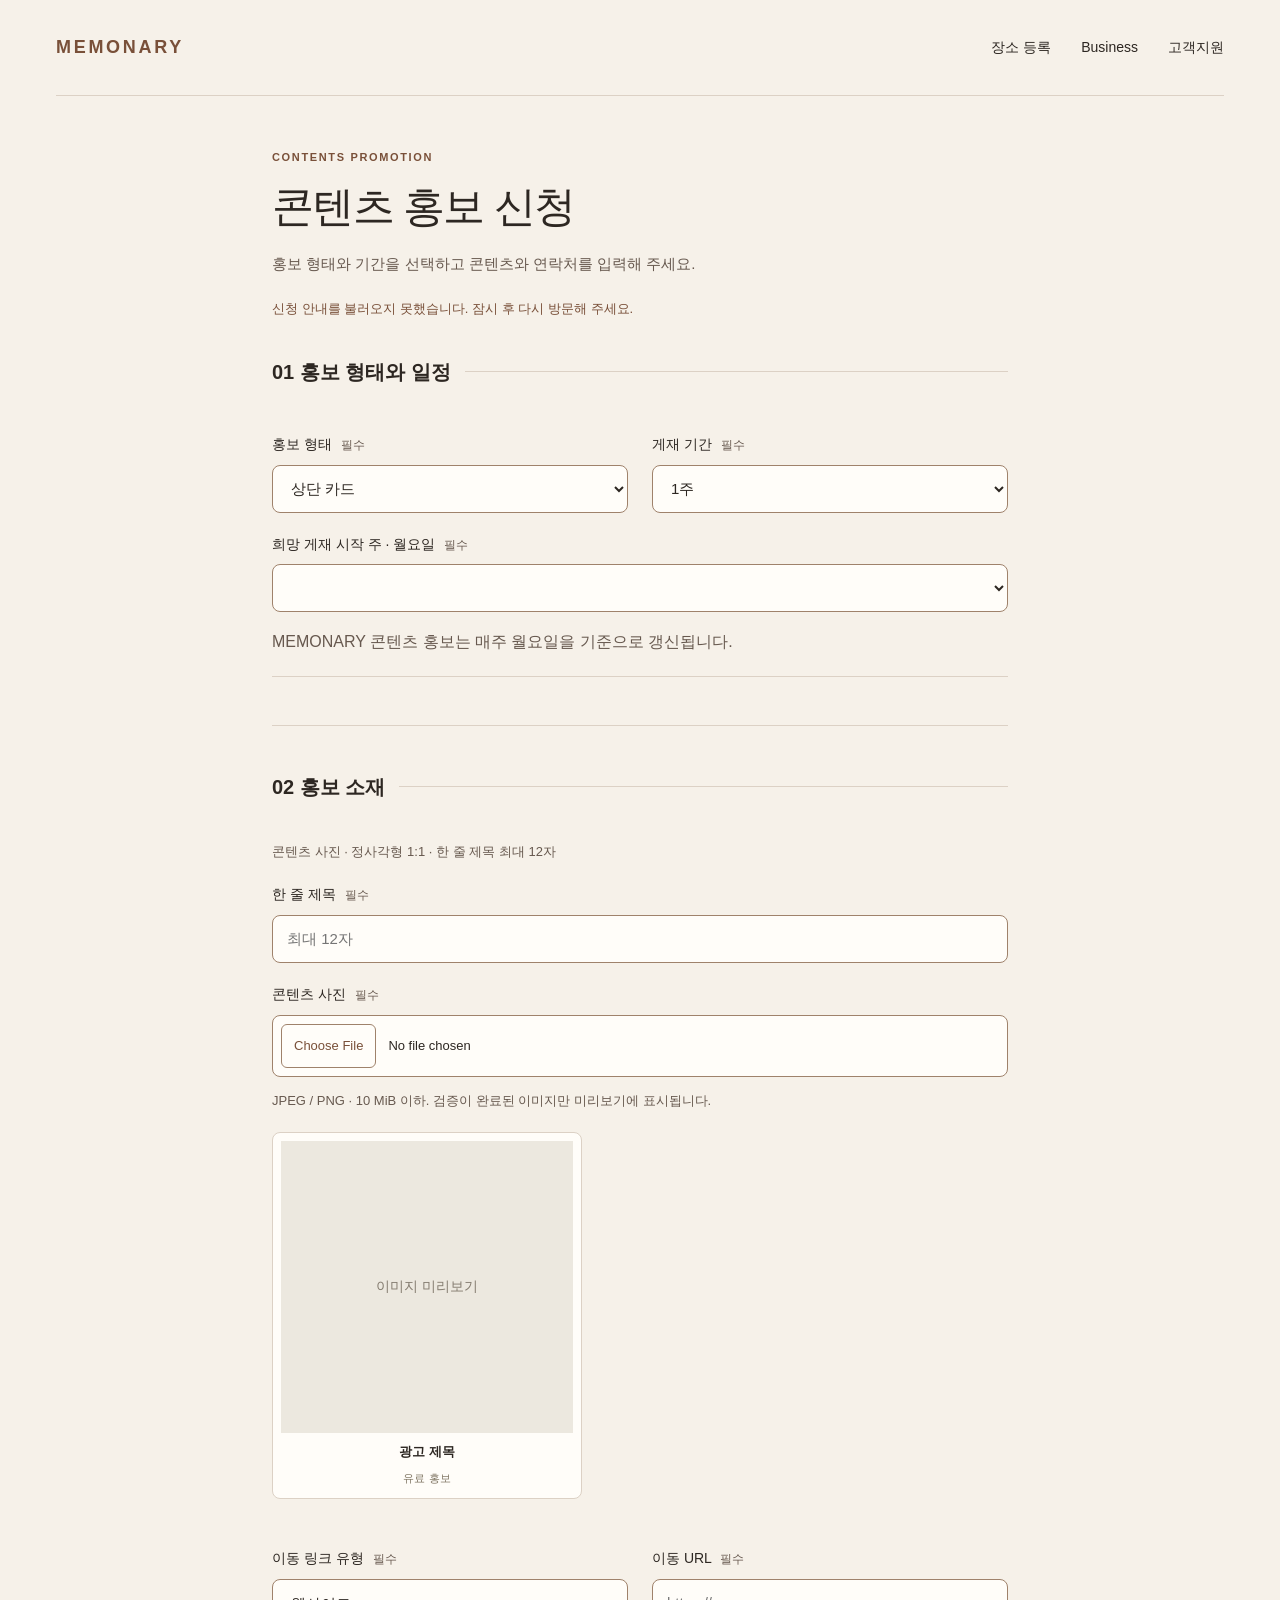
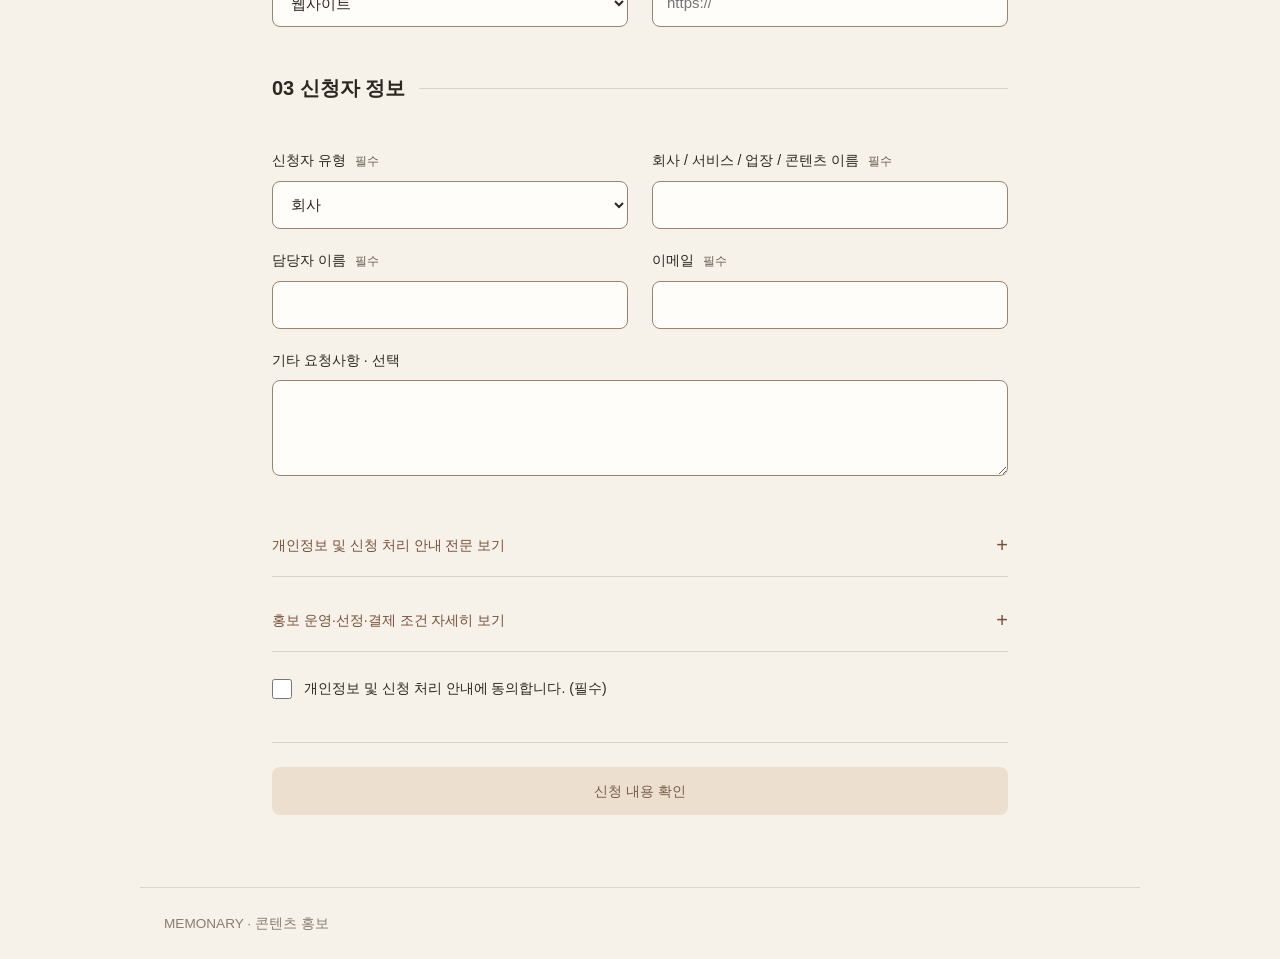
<file: promotion/index.html>
<!doctype html><html lang="ko"><head><meta http-equiv="Content-Security-Policy" content="default-src 'self'; connect-src https://api.memonary.kr; img-src 'self' data:; base-uri 'none'; form-action 'none'; object-src 'none'"><meta name="referrer" content="no-referrer"><meta charset="utf-8"><meta name="viewport" content="width=device-width,initial-scale=1"><title>콘텐츠 홍보 신청 | MEMONARY</title><link rel="stylesheet" href="/promotion/promotion.css"><link rel="stylesheet" href="/ui.css"><link rel="stylesheet" href="/intake.css"><script defer src="/site-nav.js"></script></head><body class="promotion-page intake-page">
<a class="skip" href="#content">본문으로 이동</a><header class="site-header"><a class="wordmark" href="/">MEMONARY</a><button class="menu-toggle text" type="button" aria-controls="site-nav" aria-expanded="false">메뉴 ☰</button><nav id="site-nav" aria-label="주 메뉴"><a href="/place-registration/">장소 등록</a><a href="/business-membership/">Business</a><a href="/support/">고객지원</a></nav></header><main id="content"><div class="intro"><p class="eyebrow">CONTENTS PROMOTION</p><h1>콘텐츠 홍보 신청</h1><p>홍보 형태와 기간을 선택하고 콘텐츠와 연락처를 입력해 주세요.</p></div><p id="availability" class="intake-availability" role="status">신청 안내를 확인하고 있습니다.</p><section id="application"><form id="promotion-form">
<fieldset><legend>01 홍보 형태와 일정</legend><div class="two"><label>홍보 형태 <span class="field-required">필수</span><select name="placementType"><option value="main">상단 카드</option><option value="banner">하단 배너</option></select></label><label>게재 기간 <span class="field-required">필수</span><select name="durationDays"><option value="7">1주</option><option value="14">2주</option><option value="21">3주</option><option value="28">4주</option></select></label></div>
<label>희망 게재 시작 주 · 월요일 <span class="field-required">필수</span><select name="desiredStart" required></select></label><p>MEMONARY 콘텐츠 홍보는 매주 월요일을 기준으로 갱신됩니다.</p><div class="price-summary"><div id="selected-rates" class="price-list"></div><p id="selected-price"></p><p id="tax-copy"></p></div></fieldset>
<fieldset><legend>02 홍보 소재</legend><p id="image-guide"></p><label id="title-field">한 줄 제목 <span class="field-required">필수</span><input name="title" maxlength="12" required placeholder="최대 12자"></label><label id="image-label"><span id="image-label-text">콘텐츠 사진</span> <span class="field-required">필수</span><input id="image" type="file" accept="image/jpeg,image/png" disabled></label><p class="hint">JPEG / PNG · 10 MiB 이하. 검증이 완료된 이미지만 미리보기에 표시됩니다.</p><p id="ad-guide" hidden>완성된 배너 이미지 한 장을 올려주세요. 오른쪽 아래에는 AD 표시가 겹쳐 보이므로 중요한 로고나 문구를 두지 마세요.</p>
<p id="upload-status" role="status" aria-live="polite"></p><div id="preview" class="preview"><div class="creative"><img id="preview-image" alt="검증된 홍보 소재" hidden><span id="preview-empty">이미지 미리보기</span><small id="banner-ad" class="ad-badge" hidden>AD</small></div><strong id="preview-title">광고 제목</strong><small id="card-badge">유료 홍보</small></div>
<div class="two"><label>이동 링크 유형 <span class="field-required">필수</span><select name="destinationCategory"><option value="website">웹사이트</option><option value="app_store">App Store</option><option value="google_play">Google Play</option><option value="other_https">기타 HTTPS</option></select></label><label>이동 URL <span class="field-required">필수</span><input name="destination" type="url" required maxlength="2048" placeholder="https://"></label></div></fieldset>
<fieldset><legend>03 신청자 정보</legend><div class="two"><label>신청자 유형 <span class="field-required">필수</span><select name="applicantType"><option value="company">회사</option><option value="individual">개인</option><option value="business">업장</option><option value="app_game">앱 / 게임</option><option value="other">기타</option></select></label><label>회사 / 서비스 / 업장 / 콘텐츠 이름 <span class="field-required">필수</span><input name="organization" required maxlength="120"></label><label>담당자 이름 <span class="field-required">필수</span><input name="contactName" required maxlength="80"></label><label>이메일 <span class="field-required">필수</span><input name="email" type="email" required maxlength="254"></label></div><label>기타 요청사항 · 선택<textarea name="notes" maxlength="2000" rows="3"></textarea></label></fieldset><div class="intake-consent"><details class="intake-disclosure"><summary>개인정보 및 신청 처리 안내 전문 보기</summary><p id="privacy-copy"></p></details><details class="intake-disclosure"><summary>홍보 운영·선정·결제 조건 자세히 보기</summary><ul>
<li>상품은 1주·2주·3주·4주이며 매주 월요일 00:00(한국 시간)에 시작하고 종료됩니다.</li><li>상단 카드는 총 2슬롯에 고정 노출됩니다. 배너는 총 12슬롯, 4개씩 3그룹으로 구성됩니다. 12초마다 그룹이 교체되며 전체 순환은 약 36초입니다.</li>
<li>신청은 게재 확정을 의미하지 않습니다. MEMONARY가 내용을 검토·선별하며, 선정된 경우 기간·금액·입금기한을 이메일로 안내합니다.</li><li>기한 내 입금 확인 시 계약이 최종 확정됩니다. 입금이 확인되지 않으면 선정이 취소됩니다.</li><li>계약 기간이 종료되면 홍보는 자동 종료됩니다. 자동 연장되지 않으므로 추가 게재를 원하시면 새롭게 홍보 신청을 해주세요.</li><li>콘텐츠 다양성을 위해 재신청에도 별도의 우선권은 제공되지 않으며, 모든 신청은 동일한 기준으로 검토됩니다.</li><li>카드에는 ‘유료 홍보’, 배너에는 오른쪽 아래 ‘AD’ 표시가 항상 적용됩니다.</li><li>이미지와 링크는 검수 대상이며 기준에 맞지 않는 광고는 거절될 수 있습니다.</li></ul><p id="policy-copy"></p></details><label class="checkbox"><input name="consent" type="checkbox" required><span>개인정보 및 신청 처리 안내에 동의합니다. (필수)</span></label></div>
<div class="actions form-actions"><button class="primary" id="review" disabled>신청 내용 확인</button></div></form><p id="result" role="status" aria-live="polite" tabindex="-1"></p></section>

</main><footer>MEMONARY · 콘텐츠 홍보</footer><dialog id="summary" aria-labelledby="summary-heading"><h2 id="summary-heading">신청 내용 확인</h2><div id="summary-content"></div><p>신청 후 검토를 거쳐 선정 여부를 이메일로 안내합니다.</p><button class="secondary" id="back">돌아가기</button><button class="primary" id="submit">신청 접수</button></dialog><script src="/promotion/promotion.js"></script></body></html>
</file>
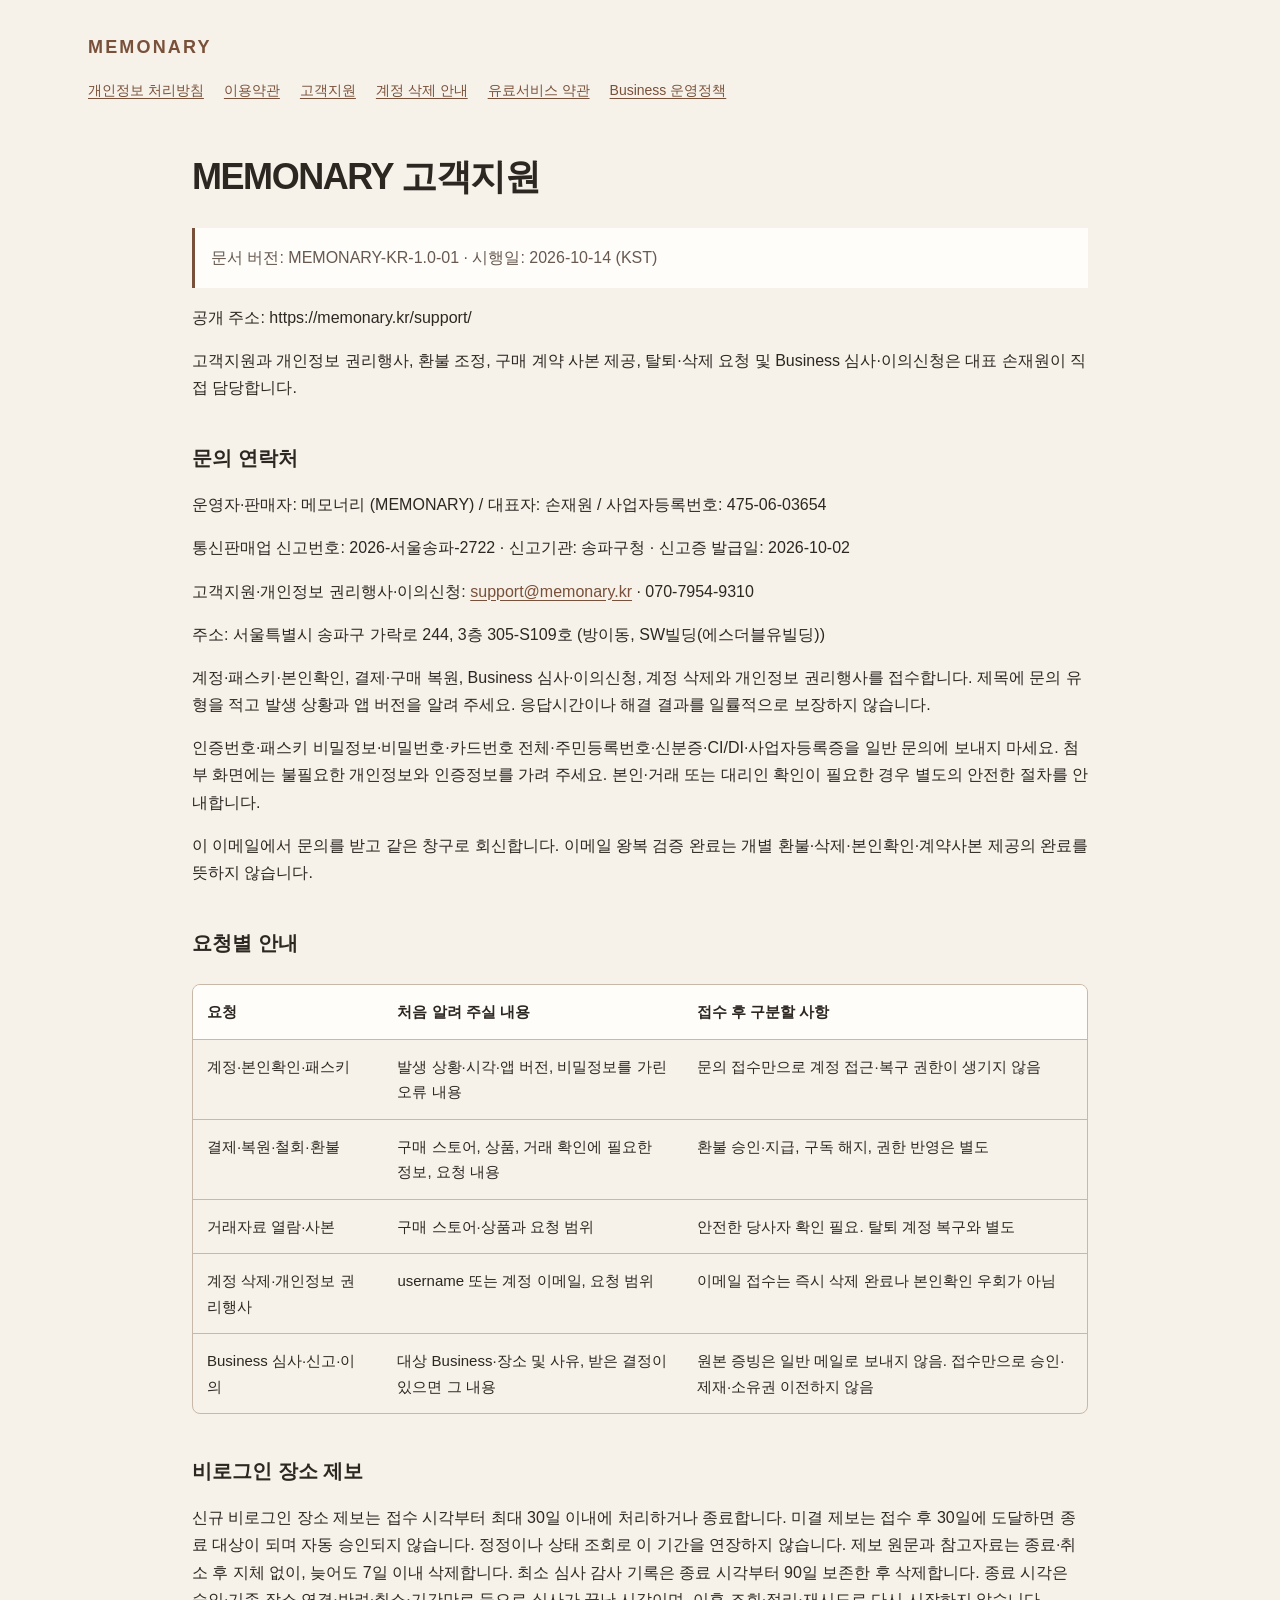
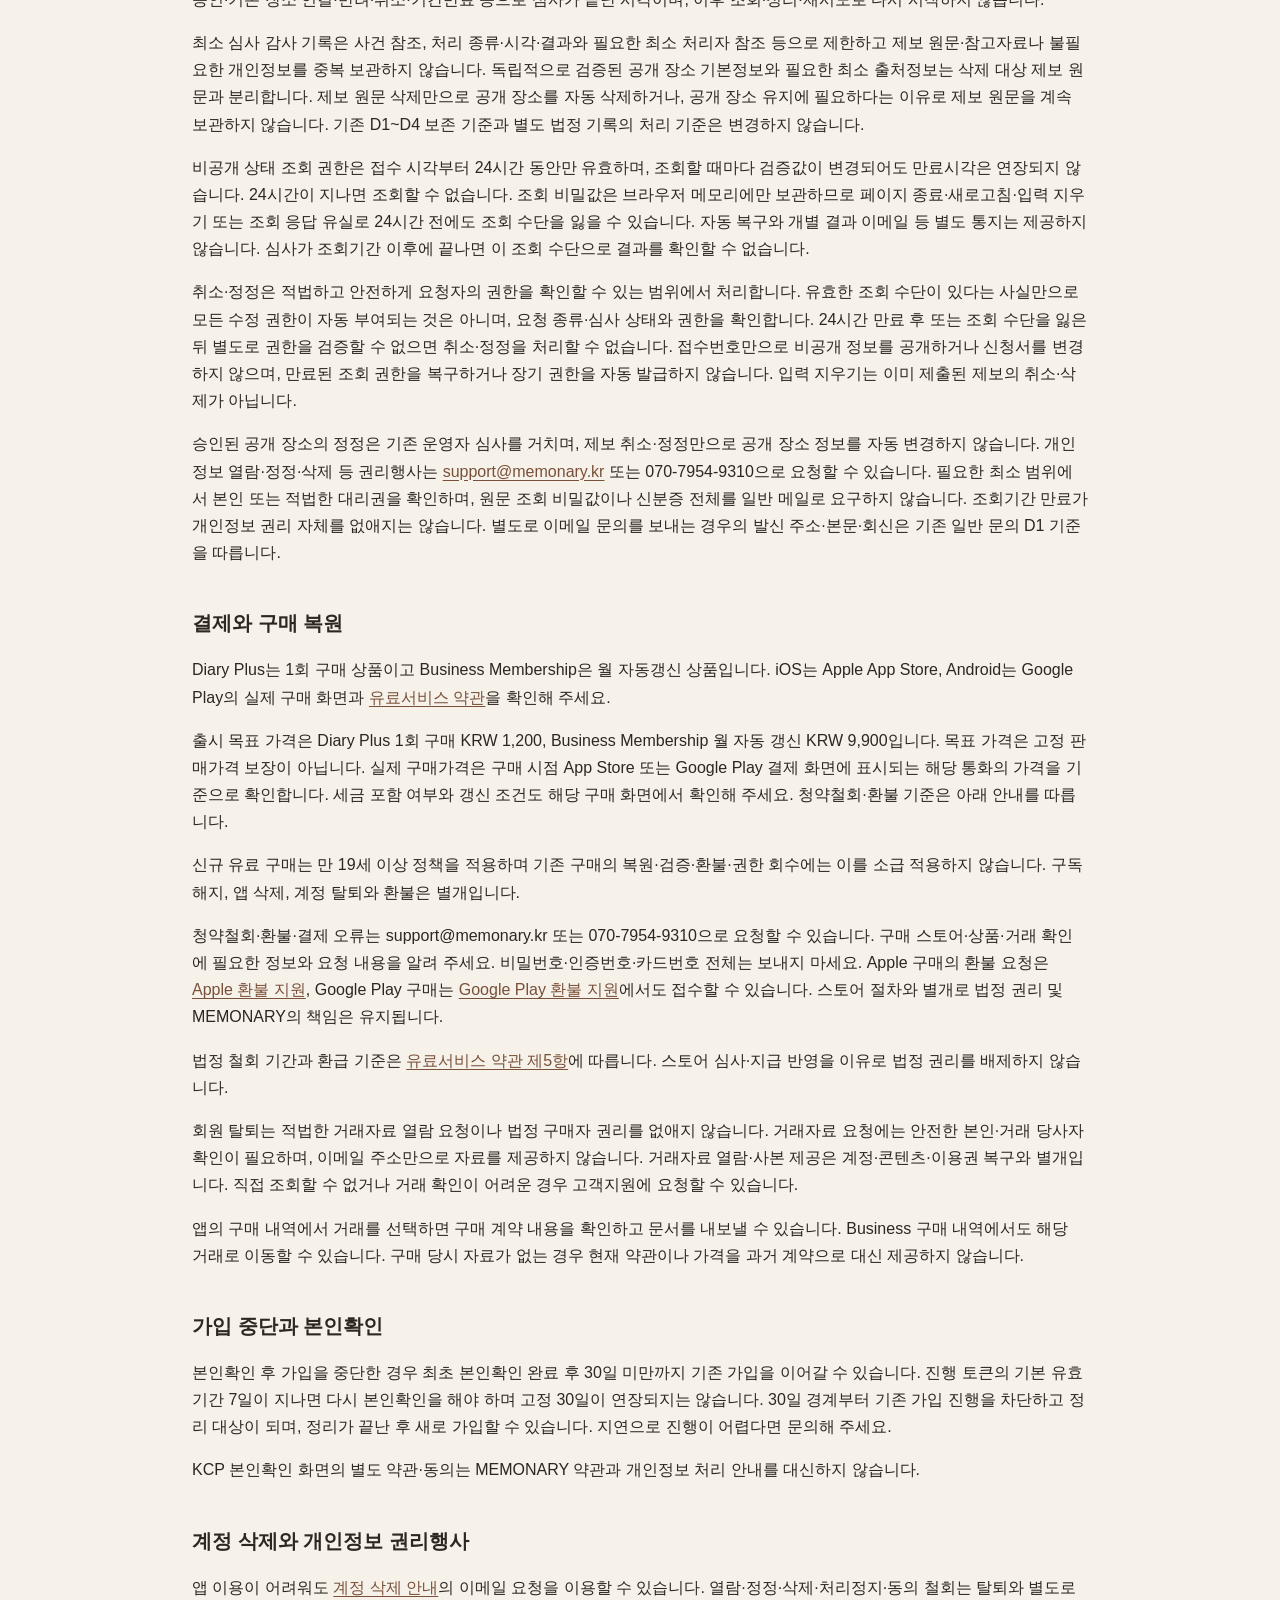
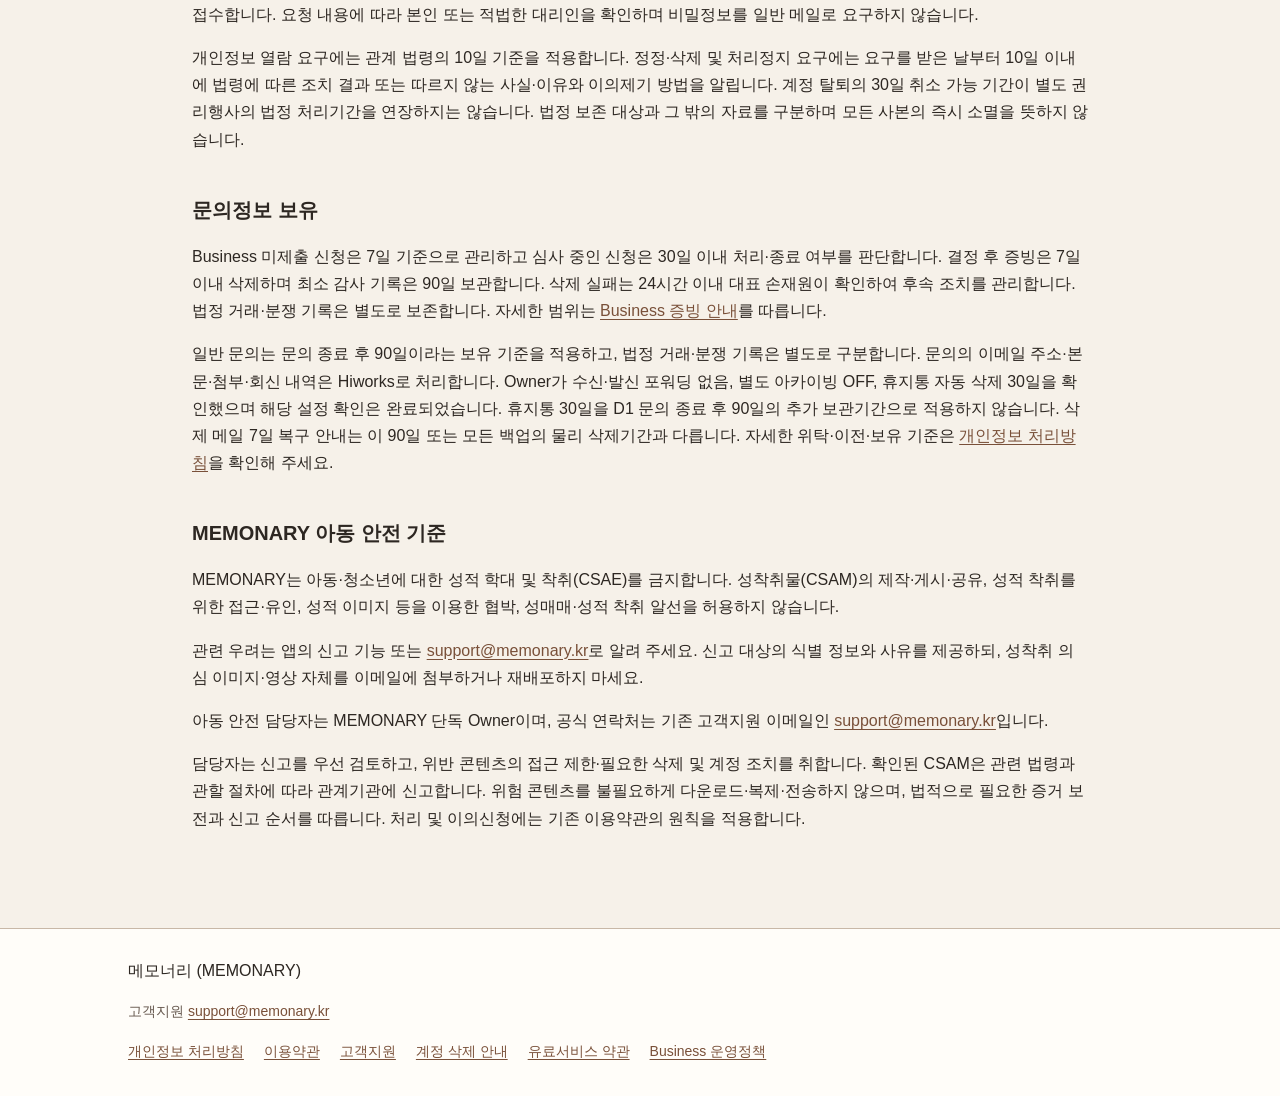
<file: support/index.html>
<!doctype html>
<html lang="ko">
<head>
<meta charset="utf-8">
<meta name="viewport" content="width=device-width, initial-scale=1">
<meta name="description" content="MEMONARY 고객지원">
<title>고객지원 | MEMONARY</title>
<link rel="icon" href="data:,">
<link rel="stylesheet" href="/styles.css">
<link rel="stylesheet" href="/legal.css">
</head>
<body class="legal-page">
<a class="skip-link" href="#document">본문으로 이동</a>
<header class="site-header"><a class="wordmark" href="/">MEMONARY</a><nav class="legal-nav" aria-label="서비스 안내"><a href="/privacy/">개인정보 처리방침</a><a href="/terms/">이용약관</a><a href="/support/">고객지원</a><a href="/account-deletion/">계정 삭제 안내</a><a href="/paid-terms/">유료서비스 약관</a><a href="/business-membership/">Business 운영정책</a></nav></header>
<main id="document"><article>
<h1 id="section-1">MEMONARY 고객지원</h1>

<p>문서 버전: MEMONARY-KR-1.0-01 · 시행일: 2026-10-14 (KST)</p>
<p>공개 주소: https://memonary.kr/support/</p>
<p>고객지원과 개인정보 권리행사, 환불 조정, 구매 계약 사본 제공, 탈퇴·삭제 요청 및 Business 심사·이의신청은 대표 손재원이 직접 담당합니다.</p>
<h2 id="section-2">문의 연락처</h2>
<p>운영자·판매자: 메모너리 (MEMONARY) / 대표자: 손재원 / 사업자등록번호: 475-06-03654</p>
<p>통신판매업 신고번호: 2026-서울송파-2722 · 신고기관: 송파구청 · 신고증 발급일: 2026-10-02</p>
<p>고객지원·개인정보 권리행사·이의신청: <a href="mailto:support@memonary.kr">support@memonary.kr</a> · 070-7954-9310</p>
<p>주소: 서울특별시 송파구 가락로 244, 3층 305-S109호 (방이동, SW빌딩(에스더블유빌딩))</p>
<p>계정·패스키·본인확인, 결제·구매 복원, Business 심사·이의신청, 계정 삭제와 개인정보 권리행사를 접수합니다. 제목에 문의 유형을 적고 발생 상황과 앱 버전을 알려 주세요. 응답시간이나 해결 결과를 일률적으로 보장하지 않습니다.</p>
<p>인증번호·패스키 비밀정보·비밀번호·카드번호 전체·주민등록번호·신분증·CI/DI·사업자등록증을 일반 문의에 보내지 마세요. 첨부 화면에는 불필요한 개인정보와 인증정보를 가려 주세요. 본인·거래 또는 대리인 확인이 필요한 경우 별도의 안전한 절차를 안내합니다.</p>
<p>이 이메일에서 문의를 받고 같은 창구로 회신합니다. 이메일 왕복 검증 완료는 개별 환불·삭제·본인확인·계약사본 제공의 완료를 뜻하지 않습니다.</p>
<h2 id="section-3">요청별 안내</h2>
<div class="table-scroll" role="region" aria-label="상세 항목 표" tabindex="0"><table><thead><tr><th scope="col">요청</th><th scope="col">처음 알려 주실 내용</th><th scope="col">접수 후 구분할 사항</th></tr></thead><tbody><tr><td>계정·본인확인·패스키</td><td>발생 상황·시각·앱 버전, 비밀정보를 가린 오류 내용</td><td>문의 접수만으로 계정 접근·복구 권한이 생기지 않음</td></tr><tr><td>결제·복원·철회·환불</td><td>구매 스토어, 상품, 거래 확인에 필요한 정보, 요청 내용</td><td>환불 승인·지급, 구독 해지, 권한 반영은 별도</td></tr><tr><td>거래자료 열람·사본</td><td>구매 스토어·상품과 요청 범위</td><td>안전한 당사자 확인 필요. 탈퇴 계정 복구와 별도</td></tr><tr><td>계정 삭제·개인정보 권리행사</td><td>username 또는 계정 이메일, 요청 범위</td><td>이메일 접수는 즉시 삭제 완료나 본인확인 우회가 아님</td></tr><tr><td>Business 심사·신고·이의</td><td>대상 Business·장소 및 사유, 받은 결정이 있으면 그 내용</td><td>원본 증빙은 일반 메일로 보내지 않음. 접수만으로 승인·제재·소유권 이전하지 않음</td></tr></tbody></table></div>
<h2 id="place-intake">비로그인 장소 제보</h2>
<p>신규 비로그인 장소 제보는 접수 시각부터 최대 30일 이내에 처리하거나 종료합니다. 미결 제보는 접수 후 30일에 도달하면 종료 대상이 되며 자동 승인되지 않습니다. 정정이나 상태 조회로 이 기간을 연장하지 않습니다. 제보 원문과 참고자료는 종료·취소 후 지체 없이, 늦어도 7일 이내 삭제합니다. 최소 심사 감사 기록은 종료 시각부터 90일 보존한 후 삭제합니다. 종료 시각은 승인·기존 장소 연결·반려·취소·기간만료 등으로 심사가 끝난 시각이며, 이후 조회·정리·재시도로 다시 시작하지 않습니다.</p>
<p>최소 심사 감사 기록은 사건 참조, 처리 종류·시각·결과와 필요한 최소 처리자 참조 등으로 제한하고 제보 원문·참고자료나 불필요한 개인정보를 중복 보관하지 않습니다. 독립적으로 검증된 공개 장소 기본정보와 필요한 최소 출처정보는 삭제 대상 제보 원문과 분리합니다. 제보 원문 삭제만으로 공개 장소를 자동 삭제하거나, 공개 장소 유지에 필요하다는 이유로 제보 원문을 계속 보관하지 않습니다. 기존 D1~D4 보존 기준과 별도 법정 기록의 처리 기준은 변경하지 않습니다.</p>
<p>비공개 상태 조회 권한은 접수 시각부터 24시간 동안만 유효하며, 조회할 때마다 검증값이 변경되어도 만료시각은 연장되지 않습니다. 24시간이 지나면 조회할 수 없습니다. 조회 비밀값은 브라우저 메모리에만 보관하므로 페이지 종료·새로고침·입력 지우기 또는 조회 응답 유실로 24시간 전에도 조회 수단을 잃을 수 있습니다. 자동 복구와 개별 결과 이메일 등 별도 통지는 제공하지 않습니다. 심사가 조회기간 이후에 끝나면 이 조회 수단으로 결과를 확인할 수 없습니다.</p>
<p>취소·정정은 적법하고 안전하게 요청자의 권한을 확인할 수 있는 범위에서 처리합니다. 유효한 조회 수단이 있다는 사실만으로 모든 수정 권한이 자동 부여되는 것은 아니며, 요청 종류·심사 상태와 권한을 확인합니다. 24시간 만료 후 또는 조회 수단을 잃은 뒤 별도로 권한을 검증할 수 없으면 취소·정정을 처리할 수 없습니다. 접수번호만으로 비공개 정보를 공개하거나 신청서를 변경하지 않으며, 만료된 조회 권한을 복구하거나 장기 권한을 자동 발급하지 않습니다. 입력 지우기는 이미 제출된 제보의 취소·삭제가 아닙니다.</p>
<p>승인된 공개 장소의 정정은 기존 운영자 심사를 거치며, 제보 취소·정정만으로 공개 장소 정보를 자동 변경하지 않습니다. 개인정보 열람·정정·삭제 등 권리행사는 <a href="mailto:support@memonary.kr">support@memonary.kr</a> 또는 070-7954-9310으로 요청할 수 있습니다. 필요한 최소 범위에서 본인 또는 적법한 대리권을 확인하며, 원문 조회 비밀값이나 신분증 전체를 일반 메일로 요구하지 않습니다. 조회기간 만료가 개인정보 권리 자체를 없애지는 않습니다. 별도로 이메일 문의를 보내는 경우의 발신 주소·본문·회신은 기존 일반 문의 D1 기준을 따릅니다.</p>
<h2 id="section-4">결제와 구매 복원</h2>
<p>Diary Plus는 1회 구매 상품이고 Business Membership은 월 자동갱신 상품입니다. iOS는 Apple App Store, Android는 Google Play의 실제 구매 화면과 <a href="/paid-terms/">유료서비스 약관</a>을 확인해 주세요.</p>
<p>출시 목표 가격은 Diary Plus 1회 구매 KRW 1,200, Business Membership 월 자동 갱신 KRW 9,900입니다. 목표 가격은 고정 판매가격 보장이 아닙니다. 실제 구매가격은 구매 시점 App Store 또는 Google Play 결제 화면에 표시되는 해당 통화의 가격을 기준으로 확인합니다. 세금 포함 여부와 갱신 조건도 해당 구매 화면에서 확인해 주세요. 청약철회·환불 기준은 아래 안내를 따릅니다.</p>
<p>신규 유료 구매는 만 19세 이상 정책을 적용하며 기존 구매의 복원·검증·환불·권한 회수에는 이를 소급 적용하지 않습니다. 구독 해지, 앱 삭제, 계정 탈퇴와 환불은 별개입니다.</p>
<p>청약철회·환불·결제 오류는 support@memonary.kr 또는 070-7954-9310으로 요청할 수 있습니다. 구매 스토어·상품·거래 확인에 필요한 정보와 요청 내용을 알려 주세요. 비밀번호·인증번호·카드번호 전체는 보내지 마세요. Apple 구매의 환불 요청은 <a href="https://support.apple.com/ko-kr/118223">Apple 환불 지원</a>, Google Play 구매는 <a href="https://support.google.com/googleplay/answer/15574897?hl=ko">Google Play 환불 지원</a>에서도 접수할 수 있습니다. 스토어 절차와 별개로 법정 권리 및 MEMONARY의 책임은 유지됩니다.</p>
<p>법정 철회 기간과 환급 기준은 <a href="/paid-terms/#withdrawal">유료서비스 약관 제5항</a>에 따릅니다. 스토어 심사·지급 반영을 이유로 법정 권리를 배제하지 않습니다.</p>
<p>회원 탈퇴는 적법한 거래자료 열람 요청이나 법정 구매자 권리를 없애지 않습니다. 거래자료 요청에는 안전한 본인·거래 당사자 확인이 필요하며, 이메일 주소만으로 자료를 제공하지 않습니다. 거래자료 열람·사본 제공은 계정·콘텐츠·이용권 복구와 별개입니다. 직접 조회할 수 없거나 거래 확인이 어려운 경우 고객지원에 요청할 수 있습니다.</p>
<p>앱의 구매 내역에서 거래를 선택하면 구매 계약 내용을 확인하고 문서를 내보낼 수 있습니다. Business 구매 내역에서도 해당 거래로 이동할 수 있습니다. 구매 당시 자료가 없는 경우 현재 약관이나 가격을 과거 계약으로 대신 제공하지 않습니다.</p>

<h2 id="section-5">가입 중단과 본인확인</h2>
<p>본인확인 후 가입을 중단한 경우 최초 본인확인 완료 후 30일 미만까지 기존 가입을 이어갈 수 있습니다. 진행 토큰의 기본 유효기간 7일이 지나면 다시 본인확인을 해야 하며 고정 30일이 연장되지는 않습니다. 30일 경계부터 기존 가입 진행을 차단하고 정리 대상이 되며, 정리가 끝난 후 새로 가입할 수 있습니다. 지연으로 진행이 어렵다면 문의해 주세요.</p>
<p>KCP 본인확인 화면의 별도 약관·동의는 MEMONARY 약관과 개인정보 처리 안내를 대신하지 않습니다.</p>
<h2 id="section-6">계정 삭제와 개인정보 권리행사</h2>
<p>앱 이용이 어려워도 <a href="/account-deletion/">계정 삭제 안내</a>의 이메일 요청을 이용할 수 있습니다. 열람·정정·삭제·처리정지·동의 철회는 탈퇴와 별도로 접수합니다. 요청 내용에 따라 본인 또는 적법한 대리인을 확인하며 비밀정보를 일반 메일로 요구하지 않습니다.</p>
<p>개인정보 열람 요구에는 관계 법령의 10일 기준을 적용합니다. 정정·삭제 및 처리정지 요구에는 요구를 받은 날부터 10일 이내에 법령에 따른 조치 결과 또는 따르지 않는 사실·이유와 이의제기 방법을 알립니다. 계정 탈퇴의 30일 취소 가능 기간이 별도 권리행사의 법정 처리기간을 연장하지는 않습니다. 법정 보존 대상과 그 밖의 자료를 구분하며 모든 사본의 즉시 소멸을 뜻하지 않습니다.</p>
<h2 id="section-7">문의정보 보유</h2>
<p>Business 미제출 신청은 7일 기준으로 관리하고 심사 중인 신청은 30일 이내 처리·종료 여부를 판단합니다. 결정 후 증빙은 7일 이내 삭제하며 최소 감사 기록은 90일 보관합니다. 삭제 실패는 24시간 이내 대표 손재원이 확인하여 후속 조치를 관리합니다. 법정 거래·분쟁 기록은 별도로 보존합니다. 자세한 범위는 <a href="/business-membership/#verification">Business 증빙 안내</a>를 따릅니다.</p>
<p>일반 문의는 문의 종료 후 90일이라는 보유 기준을 적용하고, 법정 거래·분쟁 기록은 별도로 구분합니다. 문의의 이메일 주소·본문·첨부·회신 내역은 Hiworks로 처리합니다. Owner가 수신·발신 포워딩 없음, 별도 아카이빙 OFF, 휴지통 자동 삭제 30일을 확인했으며 해당 설정 확인은 완료되었습니다. 휴지통 30일을 D1 문의 종료 후 90일의 추가 보관기간으로 적용하지 않습니다. 삭제 메일 7일 복구 안내는 이 90일 또는 모든 백업의 물리 삭제기간과 다릅니다. 자세한 위탁·이전·보유 기준은 <a href="/privacy/">개인정보 처리방침</a>을 확인해 주세요.</p>


<section aria-labelledby="child-safety">
<h2 id="child-safety">MEMONARY 아동 안전 기준</h2>
<p>MEMONARY는 아동·청소년에 대한 성적 학대 및 착취(CSAE)를 금지합니다. 성착취물(CSAM)의 제작·게시·공유, 성적 착취를 위한 접근·유인, 성적 이미지 등을 이용한 협박, 성매매·성적 착취 알선을 허용하지 않습니다.</p>
<p>관련 우려는 앱의 신고 기능 또는 <a href="mailto:support@memonary.kr">support@memonary.kr</a>로 알려 주세요. 신고 대상의 식별 정보와 사유를 제공하되, 성착취 의심 이미지·영상 자체를 이메일에 첨부하거나 재배포하지 마세요.</p>
<p>아동 안전 담당자는 MEMONARY 단독 Owner이며, 공식 연락처는 기존 고객지원 이메일인 <a href="mailto:support@memonary.kr">support@memonary.kr</a>입니다.</p>
<p>담당자는 신고를 우선 검토하고, 위반 콘텐츠의 접근 제한·필요한 삭제 및 계정 조치를 취합니다. 확인된 CSAM은 관련 법령과 관할 절차에 따라 관계기관에 신고합니다. 위험 콘텐츠를 불필요하게 다운로드·복제·전송하지 않으며, 법적으로 필요한 증거 보전과 신고 순서를 따릅니다. 처리 및 이의신청에는 기존 이용약관의 원칙을 적용합니다.</p>
</section>
</article></main>
<footer class="site-footer"><div class="footer-inner"><p>메모너리 (MEMONARY)</p><p class="support">고객지원 <a href="mailto:support@memonary.kr">support@memonary.kr</a></p><nav class="legal-nav" aria-label="하단 서비스 안내"><a href="/privacy/">개인정보 처리방침</a><a href="/terms/">이용약관</a><a href="/support/">고객지원</a><a href="/account-deletion/">계정 삭제 안내</a><a href="/paid-terms/">유료서비스 약관</a><a href="/business-membership/">Business 운영정책</a></nav></div></footer>
</body>
</html>
</file>
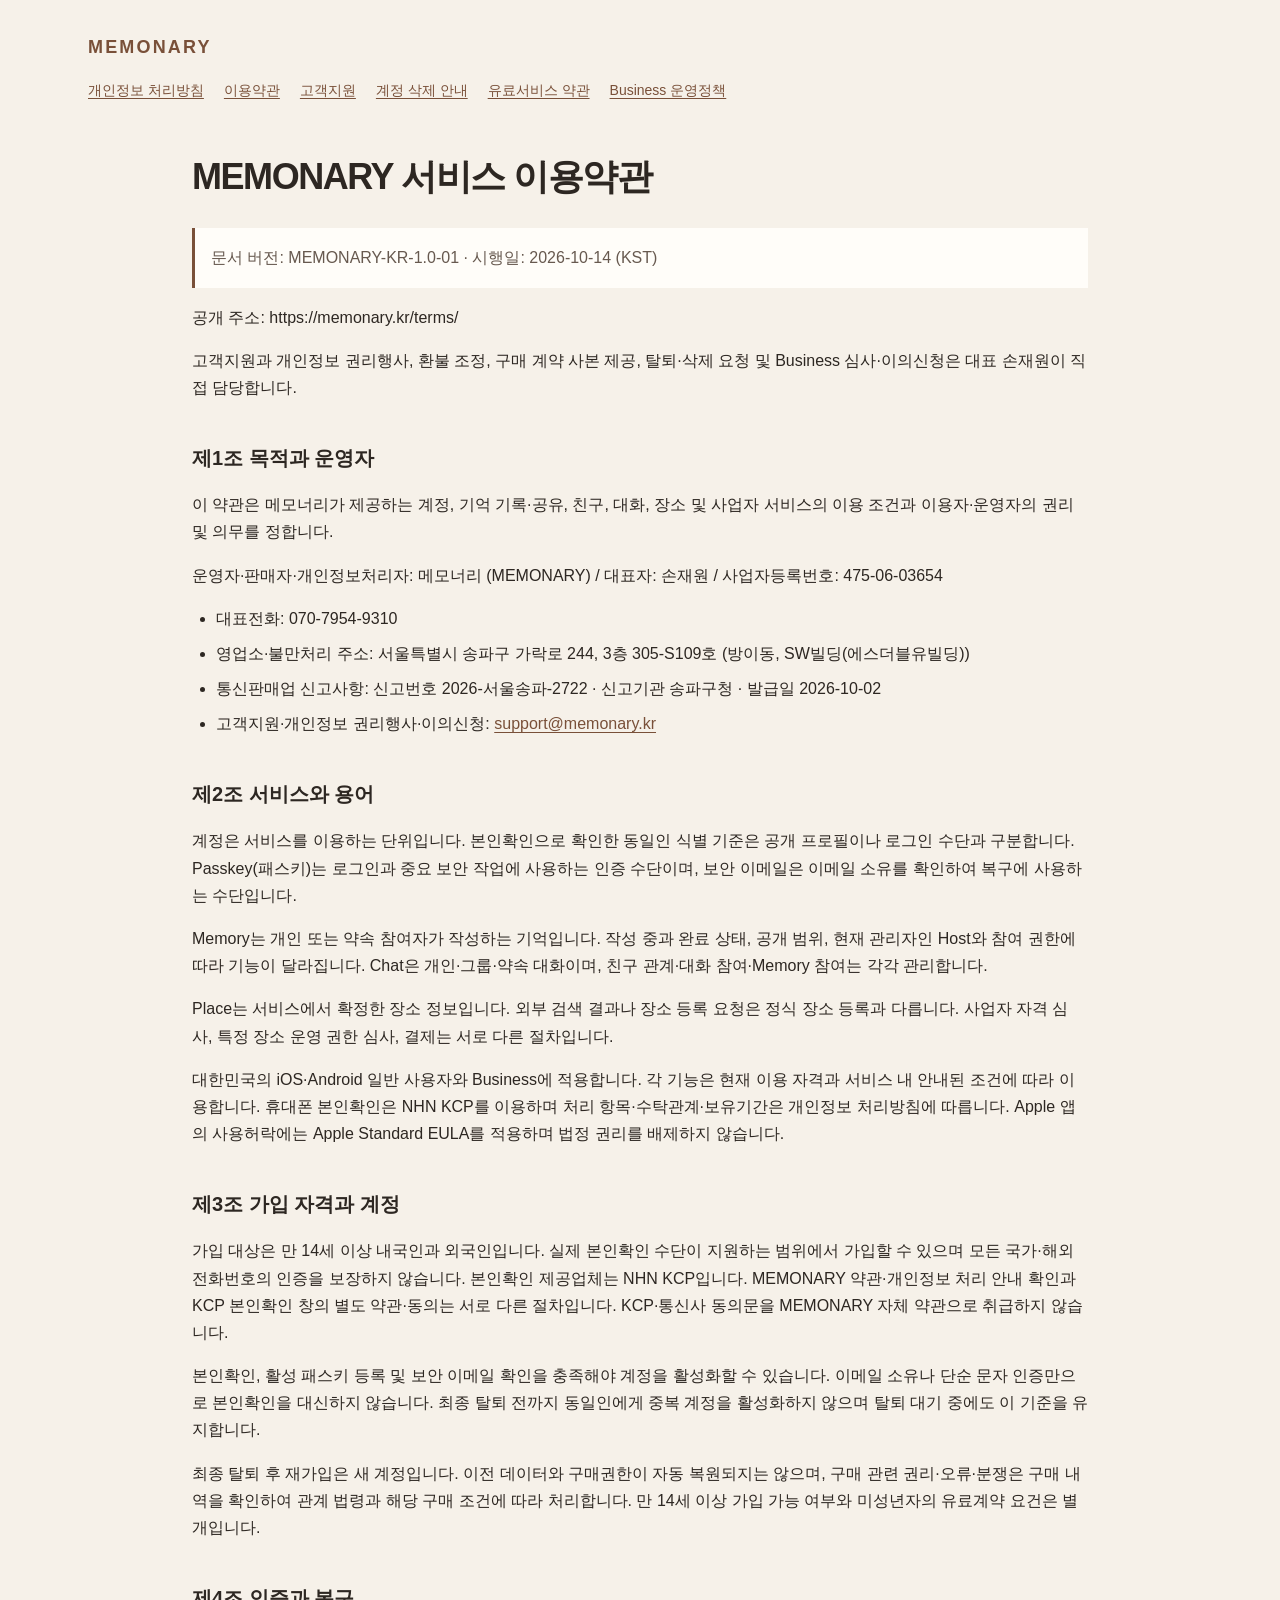
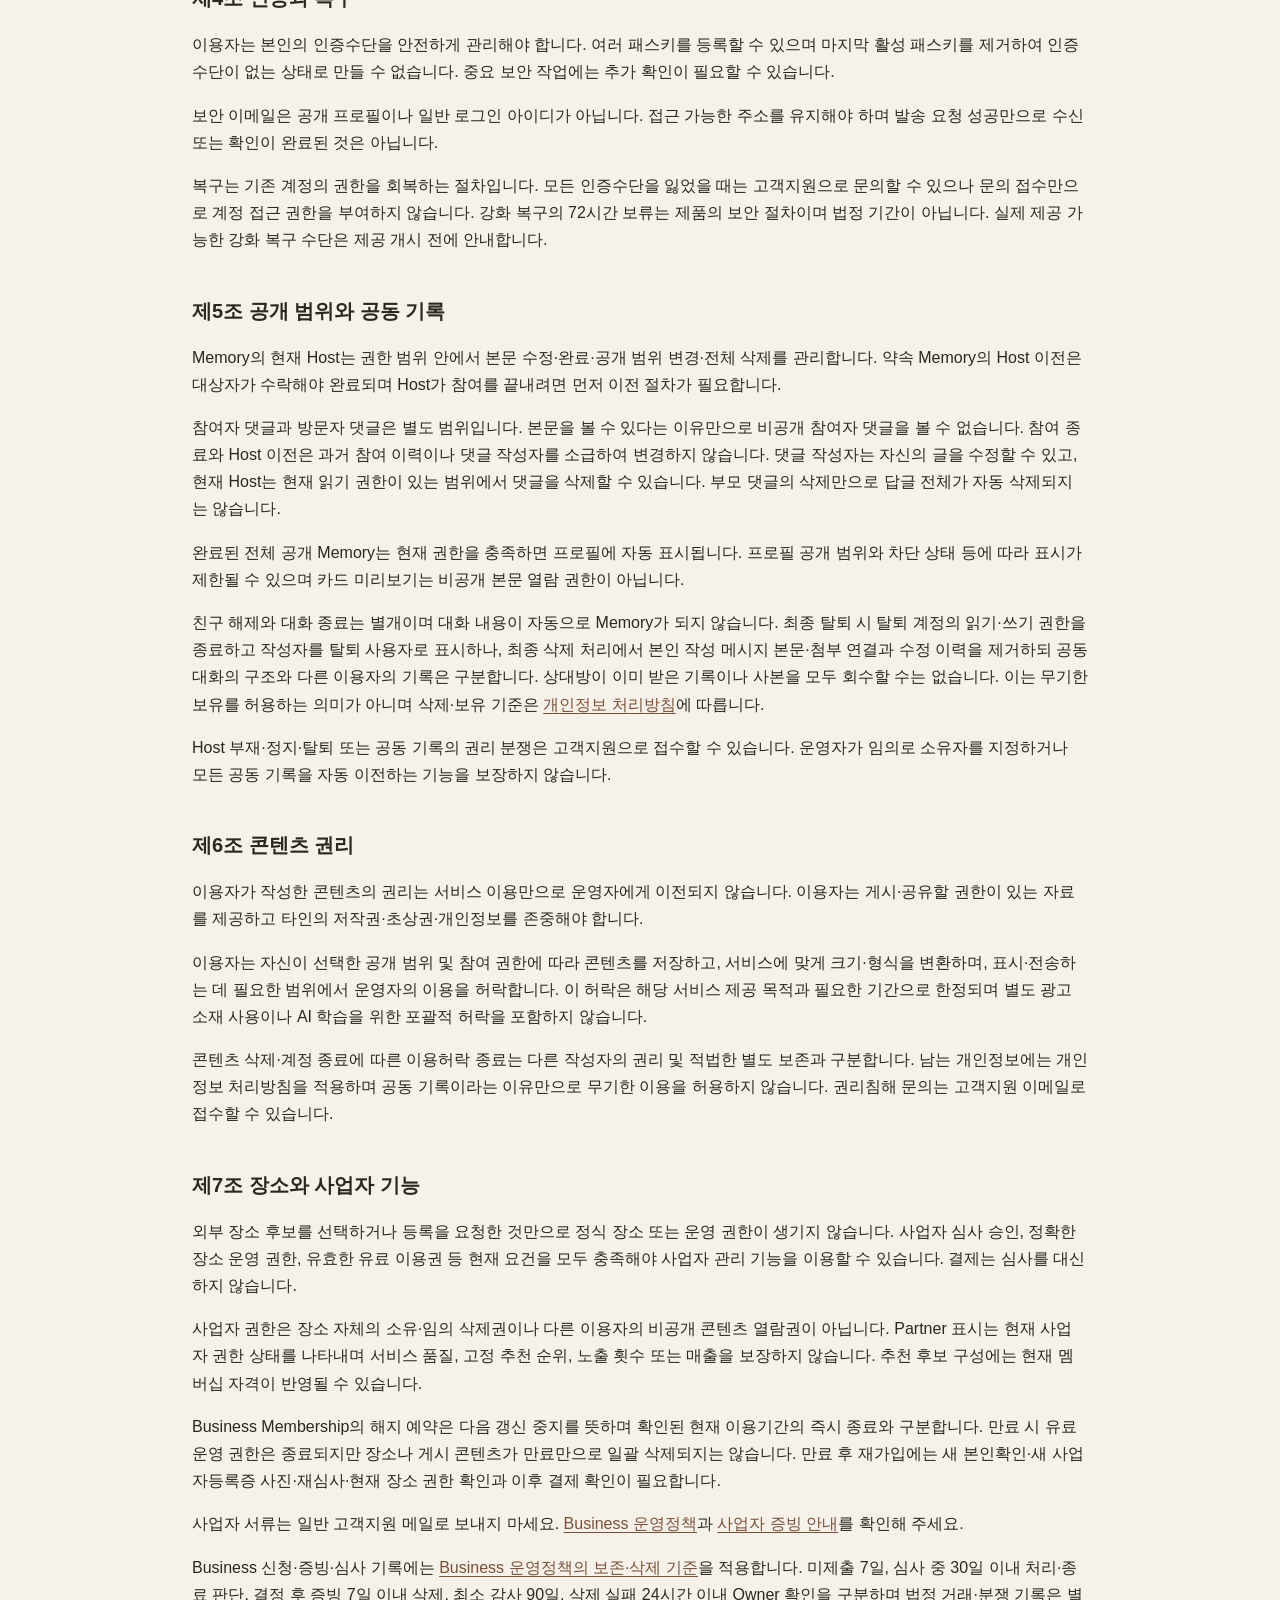
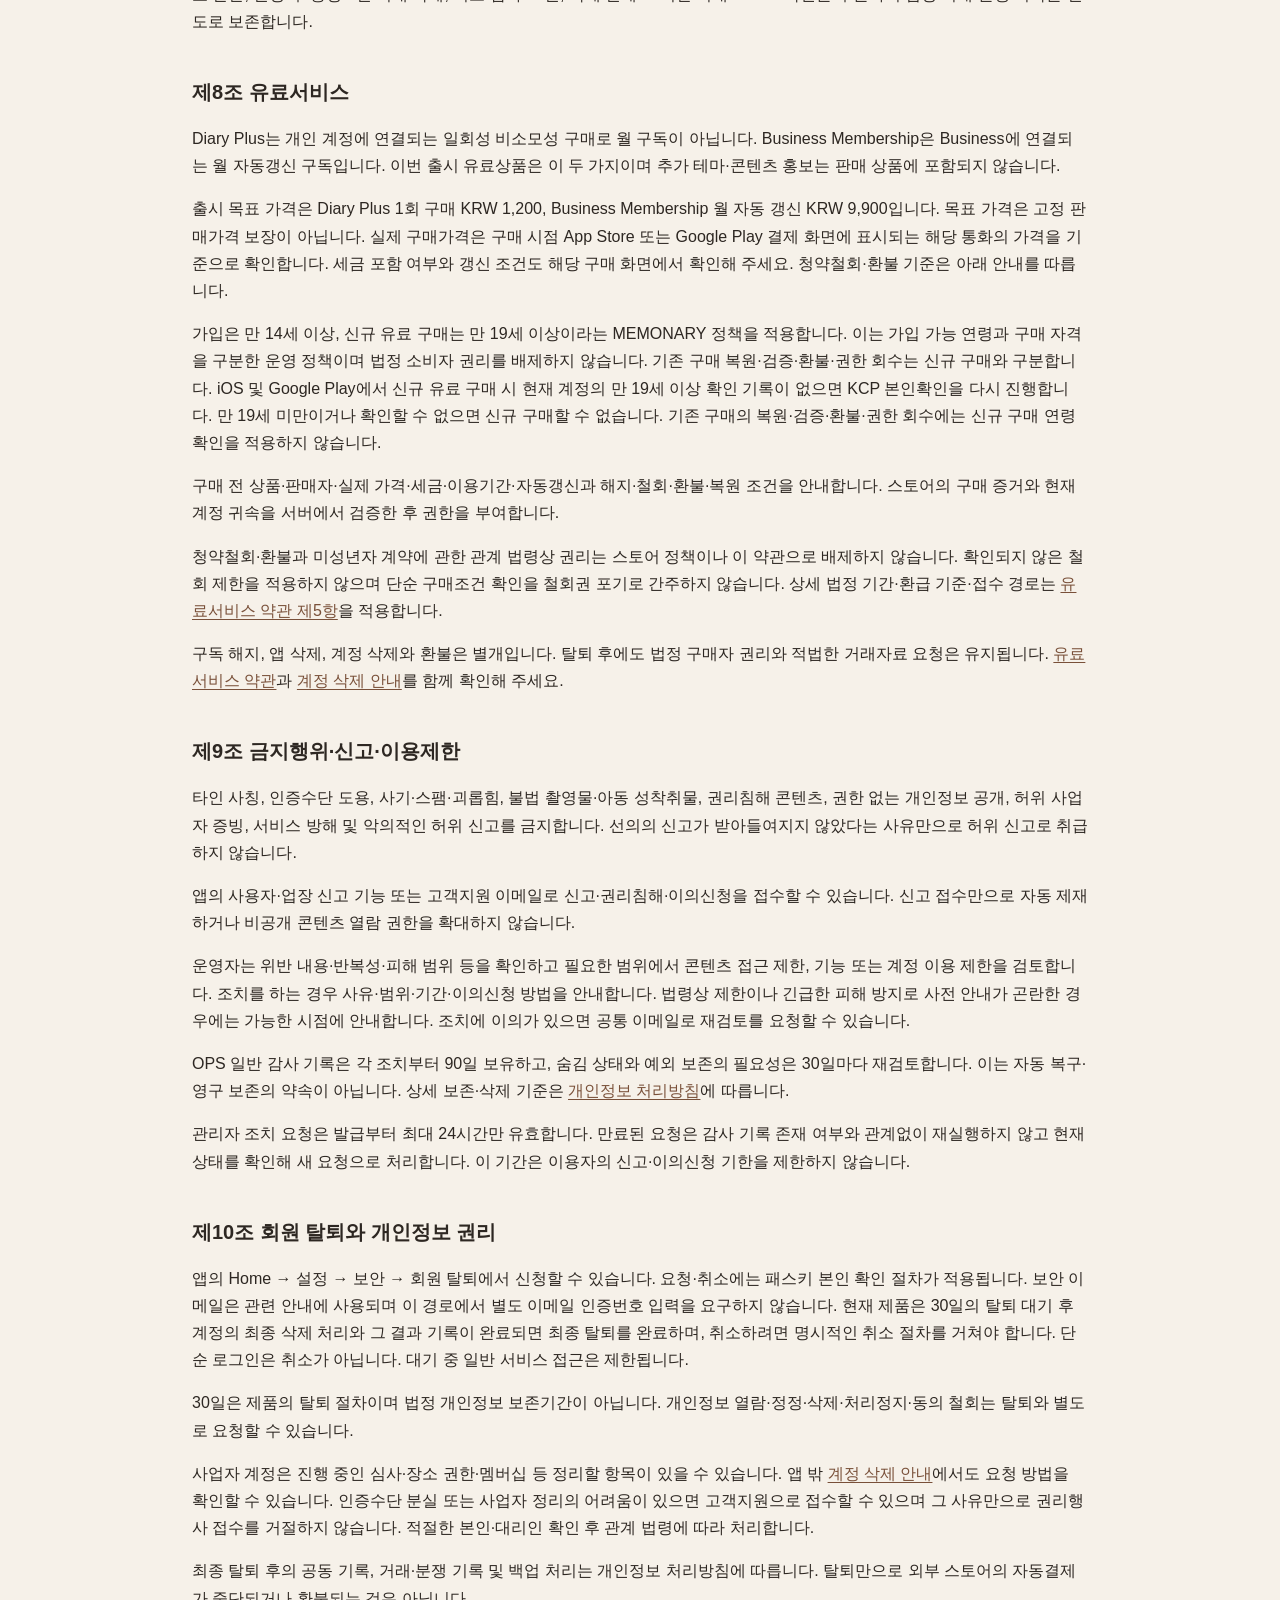
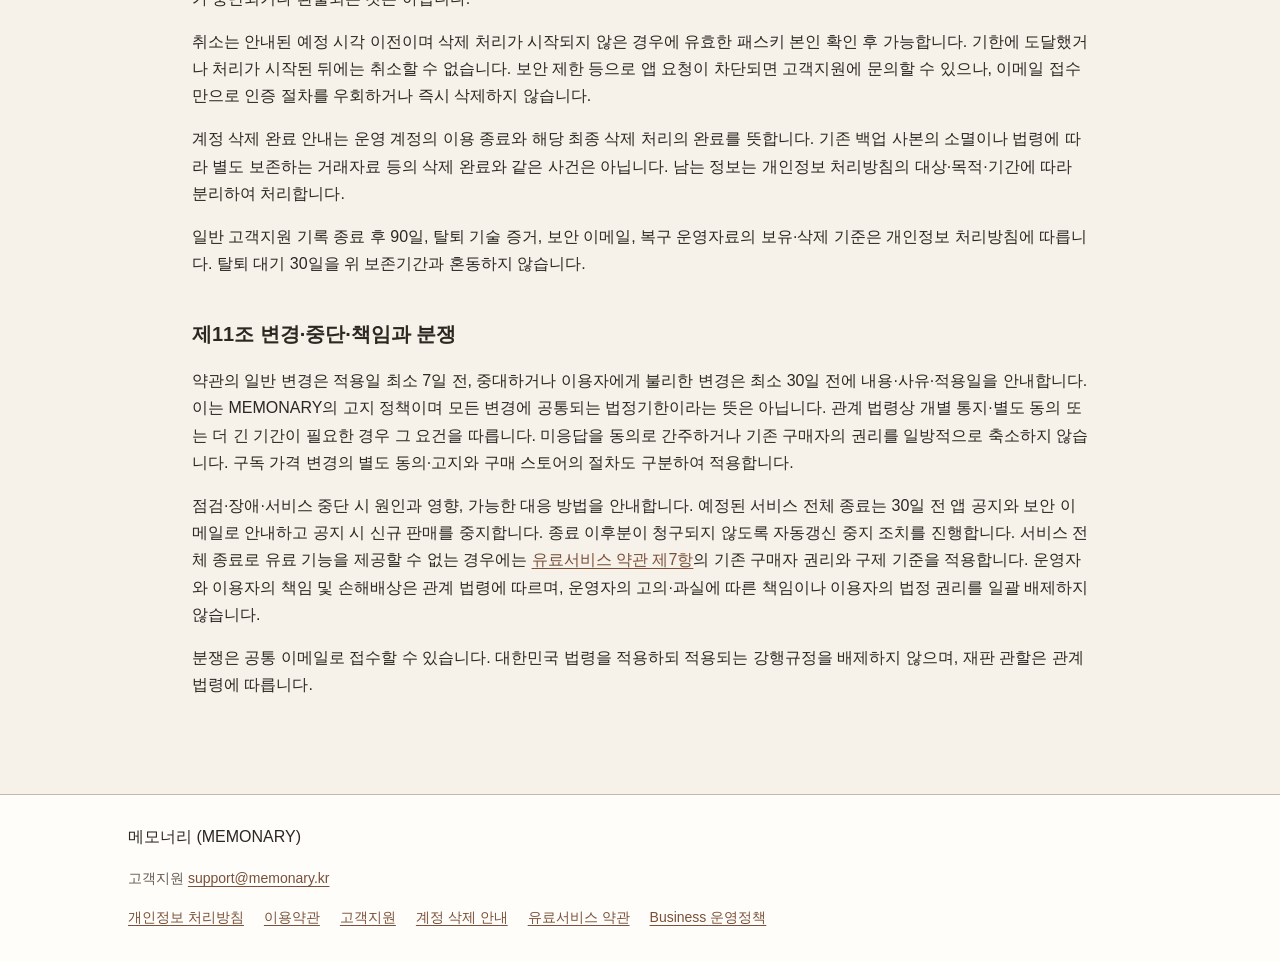
<file: terms/index.html>
<!doctype html>
<html lang="ko">
<head>
<meta charset="utf-8">
<meta name="viewport" content="width=device-width, initial-scale=1">
<meta name="description" content="MEMONARY 이용약관">
<title>이용약관 | MEMONARY</title>
<link rel="icon" href="data:,">
<link rel="stylesheet" href="/styles.css">
<link rel="stylesheet" href="/legal.css">
</head>
<body class="legal-page">
<a class="skip-link" href="#document">본문으로 이동</a>
<header class="site-header"><a class="wordmark" href="/">MEMONARY</a><nav class="legal-nav" aria-label="서비스 안내"><a href="/privacy/">개인정보 처리방침</a><a href="/terms/">이용약관</a><a href="/support/">고객지원</a><a href="/account-deletion/">계정 삭제 안내</a><a href="/paid-terms/">유료서비스 약관</a><a href="/business-membership/">Business 운영정책</a></nav></header>
<main id="document"><article>
<h1 id="section-1">MEMONARY 서비스 이용약관</h1>

<p>문서 버전: MEMONARY-KR-1.0-01 · 시행일: 2026-10-14 (KST)</p>
<p>공개 주소: https://memonary.kr/terms/</p>
<p>고객지원과 개인정보 권리행사, 환불 조정, 구매 계약 사본 제공, 탈퇴·삭제 요청 및 Business 심사·이의신청은 대표 손재원이 직접 담당합니다.</p>
<h2 id="section-2">제1조 목적과 운영자</h2>
<p>이 약관은 메모너리가 제공하는 계정, 기억 기록·공유, 친구, 대화, 장소 및 사업자 서비스의 이용 조건과 이용자·운영자의 권리 및 의무를 정합니다.</p>
<p>운영자·판매자·개인정보처리자: 메모너리 (MEMONARY) / 대표자: 손재원 / 사업자등록번호: 475-06-03654</p>
<ul><li>대표전화: 070-7954-9310</li><li>영업소·불만처리 주소: 서울특별시 송파구 가락로 244, 3층 305-S109호 (방이동, SW빌딩(에스더블유빌딩))</li><li>통신판매업 신고사항: 신고번호 2026-서울송파-2722 · 신고기관 송파구청 · 발급일 2026-10-02</li><li>고객지원·개인정보 권리행사·이의신청: <a href="mailto:support@memonary.kr">support@memonary.kr</a></li></ul>
<h2 id="section-3">제2조 서비스와 용어</h2>
<p>계정은 서비스를 이용하는 단위입니다. 본인확인으로 확인한 동일인 식별 기준은 공개 프로필이나 로그인 수단과 구분합니다. Passkey(패스키)는 로그인과 중요 보안 작업에 사용하는 인증 수단이며, 보안 이메일은 이메일 소유를 확인하여 복구에 사용하는 수단입니다.</p>
<p>Memory는 개인 또는 약속 참여자가 작성하는 기억입니다. 작성 중과 완료 상태, 공개 범위, 현재 관리자인 Host와 참여 권한에 따라 기능이 달라집니다. Chat은 개인·그룹·약속 대화이며, 친구 관계·대화 참여·Memory 참여는 각각 관리합니다.</p>
<p>Place는 서비스에서 확정한 장소 정보입니다. 외부 검색 결과나 장소 등록 요청은 정식 장소 등록과 다릅니다. 사업자 자격 심사, 특정 장소 운영 권한 심사, 결제는 서로 다른 절차입니다.</p>
<p>대한민국의 iOS·Android 일반 사용자와 Business에 적용합니다. 각 기능은 현재 이용 자격과 서비스 내 안내된 조건에 따라 이용합니다. 휴대폰 본인확인은 NHN KCP를 이용하며 처리 항목·수탁관계·보유기간은 개인정보 처리방침에 따릅니다. Apple 앱의 사용허락에는 Apple Standard EULA를 적용하며 법정 권리를 배제하지 않습니다.</p>
<h2 id="section-4">제3조 가입 자격과 계정</h2>
<p>가입 대상은 만 14세 이상 내국인과 외국인입니다. 실제 본인확인 수단이 지원하는 범위에서 가입할 수 있으며 모든 국가·해외 전화번호의 인증을 보장하지 않습니다. 본인확인 제공업체는 NHN KCP입니다. MEMONARY 약관·개인정보 처리 안내 확인과 KCP 본인확인 창의 별도 약관·동의는 서로 다른 절차입니다. KCP·통신사 동의문을 MEMONARY 자체 약관으로 취급하지 않습니다.</p>
<p>본인확인, 활성 패스키 등록 및 보안 이메일 확인을 충족해야 계정을 활성화할 수 있습니다. 이메일 소유나 단순 문자 인증만으로 본인확인을 대신하지 않습니다. 최종 탈퇴 전까지 동일인에게 중복 계정을 활성화하지 않으며 탈퇴 대기 중에도 이 기준을 유지합니다.</p>
<p>최종 탈퇴 후 재가입은 새 계정입니다. 이전 데이터와 구매권한이 자동 복원되지는 않으며, 구매 관련 권리·오류·분쟁은 구매 내역을 확인하여 관계 법령과 해당 구매 조건에 따라 처리합니다. 만 14세 이상 가입 가능 여부와 미성년자의 유료계약 요건은 별개입니다.</p>
<h2 id="section-5">제4조 인증과 복구</h2>
<p>이용자는 본인의 인증수단을 안전하게 관리해야 합니다. 여러 패스키를 등록할 수 있으며 마지막 활성 패스키를 제거하여 인증수단이 없는 상태로 만들 수 없습니다. 중요 보안 작업에는 추가 확인이 필요할 수 있습니다.</p>
<p>보안 이메일은 공개 프로필이나 일반 로그인 아이디가 아닙니다. 접근 가능한 주소를 유지해야 하며 발송 요청 성공만으로 수신 또는 확인이 완료된 것은 아닙니다.</p>
<p>복구는 기존 계정의 권한을 회복하는 절차입니다. 모든 인증수단을 잃었을 때는 고객지원으로 문의할 수 있으나 문의 접수만으로 계정 접근 권한을 부여하지 않습니다. 강화 복구의 72시간 보류는 제품의 보안 절차이며 법정 기간이 아닙니다. 실제 제공 가능한 강화 복구 수단은 제공 개시 전에 안내합니다.</p>
<h2 id="section-6">제5조 공개 범위와 공동 기록</h2>
<p>Memory의 현재 Host는 권한 범위 안에서 본문 수정·완료·공개 범위 변경·전체 삭제를 관리합니다. 약속 Memory의 Host 이전은 대상자가 수락해야 완료되며 Host가 참여를 끝내려면 먼저 이전 절차가 필요합니다.</p>
<p>참여자 댓글과 방문자 댓글은 별도 범위입니다. 본문을 볼 수 있다는 이유만으로 비공개 참여자 댓글을 볼 수 없습니다. 참여 종료와 Host 이전은 과거 참여 이력이나 댓글 작성자를 소급하여 변경하지 않습니다. 댓글 작성자는 자신의 글을 수정할 수 있고, 현재 Host는 현재 읽기 권한이 있는 범위에서 댓글을 삭제할 수 있습니다. 부모 댓글의 삭제만으로 답글 전체가 자동 삭제되지는 않습니다.</p>
<p>완료된 전체 공개 Memory는 현재 권한을 충족하면 프로필에 자동 표시됩니다. 프로필 공개 범위와 차단 상태 등에 따라 표시가 제한될 수 있으며 카드 미리보기는 비공개 본문 열람 권한이 아닙니다.</p>
<p>친구 해제와 대화 종료는 별개이며 대화 내용이 자동으로 Memory가 되지 않습니다. 최종 탈퇴 시 탈퇴 계정의 읽기·쓰기 권한을 종료하고 작성자를 탈퇴 사용자로 표시하나, 최종 삭제 처리에서 본인 작성 메시지 본문·첨부 연결과 수정 이력을 제거하되 공동 대화의 구조와 다른 이용자의 기록은 구분합니다. 상대방이 이미 받은 기록이나 사본을 모두 회수할 수는 없습니다. 이는 무기한 보유를 허용하는 의미가 아니며 삭제·보유 기준은 <a href="/privacy/">개인정보 처리방침</a>에 따릅니다.</p>
<p>Host 부재·정지·탈퇴 또는 공동 기록의 권리 분쟁은 고객지원으로 접수할 수 있습니다. 운영자가 임의로 소유자를 지정하거나 모든 공동 기록을 자동 이전하는 기능을 보장하지 않습니다.</p>
<h2 id="section-7">제6조 콘텐츠 권리</h2>
<p>이용자가 작성한 콘텐츠의 권리는 서비스 이용만으로 운영자에게 이전되지 않습니다. 이용자는 게시·공유할 권한이 있는 자료를 제공하고 타인의 저작권·초상권·개인정보를 존중해야 합니다.</p>
<p>이용자는 자신이 선택한 공개 범위 및 참여 권한에 따라 콘텐츠를 저장하고, 서비스에 맞게 크기·형식을 변환하며, 표시·전송하는 데 필요한 범위에서 운영자의 이용을 허락합니다. 이 허락은 해당 서비스 제공 목적과 필요한 기간으로 한정되며 별도 광고 소재 사용이나 AI 학습을 위한 포괄적 허락을 포함하지 않습니다.</p>
<p>콘텐츠 삭제·계정 종료에 따른 이용허락 종료는 다른 작성자의 권리 및 적법한 별도 보존과 구분합니다. 남는 개인정보에는 개인정보 처리방침을 적용하며 공동 기록이라는 이유만으로 무기한 이용을 허용하지 않습니다. 권리침해 문의는 고객지원 이메일로 접수할 수 있습니다.</p>

<h2 id="section-8">제7조 장소와 사업자 기능</h2>
<p>외부 장소 후보를 선택하거나 등록을 요청한 것만으로 정식 장소 또는 운영 권한이 생기지 않습니다. 사업자 심사 승인, 정확한 장소 운영 권한, 유효한 유료 이용권 등 현재 요건을 모두 충족해야 사업자 관리 기능을 이용할 수 있습니다. 결제는 심사를 대신하지 않습니다.</p>
<p>사업자 권한은 장소 자체의 소유·임의 삭제권이나 다른 이용자의 비공개 콘텐츠 열람권이 아닙니다. Partner 표시는 현재 사업자 권한 상태를 나타내며 서비스 품질, 고정 추천 순위, 노출 횟수 또는 매출을 보장하지 않습니다. 추천 후보 구성에는 현재 멤버십 자격이 반영될 수 있습니다.</p>
<p>Business Membership의 해지 예약은 다음 갱신 중지를 뜻하며 확인된 현재 이용기간의 즉시 종료와 구분합니다. 만료 시 유료 운영 권한은 종료되지만 장소나 게시 콘텐츠가 만료만으로 일괄 삭제되지는 않습니다. 만료 후 재가입에는 새 본인확인·새 사업자등록증 사진·재심사·현재 장소 권한 확인과 이후 결제 확인이 필요합니다.</p>
<p>사업자 서류는 일반 고객지원 메일로 보내지 마세요. <a href="/business-membership/">Business 운영정책</a>과 <a href="/business-membership/#verification">사업자 증빙 안내</a>를 확인해 주세요.</p>
<p>Business 신청·증빙·심사 기록에는 <a href="/business-membership/#verification">Business 운영정책의 보존·삭제 기준</a>을 적용합니다. 미제출 7일, 심사 중 30일 이내 처리·종료 판단, 결정 후 증빙 7일 이내 삭제, 최소 감사 90일, 삭제 실패 24시간 이내 Owner 확인을 구분하며 법정 거래·분쟁 기록은 별도로 보존합니다.</p>
<h2 id="section-9">제8조 유료서비스</h2>
<p>Diary Plus는 개인 계정에 연결되는 일회성 비소모성 구매로 월 구독이 아닙니다. Business Membership은 Business에 연결되는 월 자동갱신 구독입니다. 이번 출시 유료상품은 이 두 가지이며 추가 테마·콘텐츠 홍보는 판매 상품에 포함되지 않습니다.</p>
<p>출시 목표 가격은 Diary Plus 1회 구매 KRW 1,200, Business Membership 월 자동 갱신 KRW 9,900입니다. 목표 가격은 고정 판매가격 보장이 아닙니다. 실제 구매가격은 구매 시점 App Store 또는 Google Play 결제 화면에 표시되는 해당 통화의 가격을 기준으로 확인합니다. 세금 포함 여부와 갱신 조건도 해당 구매 화면에서 확인해 주세요. 청약철회·환불 기준은 아래 안내를 따릅니다.</p>
<p>가입은 만 14세 이상, 신규 유료 구매는 만 19세 이상이라는 MEMONARY 정책을 적용합니다. 이는 가입 가능 연령과 구매 자격을 구분한 운영 정책이며 법정 소비자 권리를 배제하지 않습니다. 기존 구매 복원·검증·환불·권한 회수는 신규 구매와 구분합니다. iOS 및 Google Play에서 신규 유료 구매 시 현재 계정의 만 19세 이상 확인 기록이 없으면 KCP 본인확인을 다시 진행합니다. 만 19세 미만이거나 확인할 수 없으면 신규 구매할 수 없습니다. 기존 구매의 복원·검증·환불·권한 회수에는 신규 구매 연령 확인을 적용하지 않습니다.</p>
<p>구매 전 상품·판매자·실제 가격·세금·이용기간·자동갱신과 해지·철회·환불·복원 조건을 안내합니다. 스토어의 구매 증거와 현재 계정 귀속을 서버에서 검증한 후 권한을 부여합니다.</p>
<p>청약철회·환불과 미성년자 계약에 관한 관계 법령상 권리는 스토어 정책이나 이 약관으로 배제하지 않습니다. 확인되지 않은 철회 제한을 적용하지 않으며 단순 구매조건 확인을 철회권 포기로 간주하지 않습니다. 상세 법정 기간·환급 기준·접수 경로는 <a href="/paid-terms/#withdrawal">유료서비스 약관 제5항</a>을 적용합니다.</p>
<p>구독 해지, 앱 삭제, 계정 삭제와 환불은 별개입니다. 탈퇴 후에도 법정 구매자 권리와 적법한 거래자료 요청은 유지됩니다. <a href="/paid-terms/">유료서비스 약관</a>과 <a href="/account-deletion/">계정 삭제 안내</a>를 함께 확인해 주세요.</p>

<h2 id="conduct">제9조 금지행위·신고·이용제한</h2>
<p>타인 사칭, 인증수단 도용, 사기·스팸·괴롭힘, 불법 촬영물·아동 성착취물, 권리침해 콘텐츠, 권한 없는 개인정보 공개, 허위 사업자 증빙, 서비스 방해 및 악의적인 허위 신고를 금지합니다. 선의의 신고가 받아들여지지 않았다는 사유만으로 허위 신고로 취급하지 않습니다.</p>
<p>앱의 사용자·업장 신고 기능 또는 고객지원 이메일로 신고·권리침해·이의신청을 접수할 수 있습니다. 신고 접수만으로 자동 제재하거나 비공개 콘텐츠 열람 권한을 확대하지 않습니다.</p>
<p>운영자는 위반 내용·반복성·피해 범위 등을 확인하고 필요한 범위에서 콘텐츠 접근 제한, 기능 또는 계정 이용 제한을 검토합니다. 조치를 하는 경우 사유·범위·기간·이의신청 방법을 안내합니다. 법령상 제한이나 긴급한 피해 방지로 사전 안내가 곤란한 경우에는 가능한 시점에 안내합니다. 조치에 이의가 있으면 공통 이메일로 재검토를 요청할 수 있습니다.</p>
<p>OPS 일반 감사 기록은 각 조치부터 90일 보유하고, 숨김 상태와 예외 보존의 필요성은 30일마다 재검토합니다. 이는 자동 복구·영구 보존의 약속이 아닙니다. 상세 보존·삭제 기준은 <a href="/privacy/#retention">개인정보 처리방침</a>에 따릅니다.</p>
<p>관리자 조치 요청은 발급부터 최대 24시간만 유효합니다. 만료된 요청은 감사 기록 존재 여부와 관계없이 재실행하지 않고 현재 상태를 확인해 새 요청으로 처리합니다. 이 기간은 이용자의 신고·이의신청 기한을 제한하지 않습니다.</p>

<h2 id="section-11">제10조 회원 탈퇴와 개인정보 권리</h2>
<p>앱의 Home → 설정 → 보안 → 회원 탈퇴에서 신청할 수 있습니다. 요청·취소에는 패스키 본인 확인 절차가 적용됩니다. 보안 이메일은 관련 안내에 사용되며 이 경로에서 별도 이메일 인증번호 입력을 요구하지 않습니다. 현재 제품은 30일의 탈퇴 대기 후 계정의 최종 삭제 처리와 그 결과 기록이 완료되면 최종 탈퇴를 완료하며, 취소하려면 명시적인 취소 절차를 거쳐야 합니다. 단순 로그인은 취소가 아닙니다. 대기 중 일반 서비스 접근은 제한됩니다.</p>
<p>30일은 제품의 탈퇴 절차이며 법정 개인정보 보존기간이 아닙니다. 개인정보 열람·정정·삭제·처리정지·동의 철회는 탈퇴와 별도로 요청할 수 있습니다.</p>
<p>사업자 계정은 진행 중인 심사·장소 권한·멤버십 등 정리할 항목이 있을 수 있습니다. 앱 밖 <a href="/account-deletion/">계정 삭제 안내</a>에서도 요청 방법을 확인할 수 있습니다. 인증수단 분실 또는 사업자 정리의 어려움이 있으면 고객지원으로 접수할 수 있으며 그 사유만으로 권리행사 접수를 거절하지 않습니다. 적절한 본인·대리인 확인 후 관계 법령에 따라 처리합니다.</p>
<p>최종 탈퇴 후의 공동 기록, 거래·분쟁 기록 및 백업 처리는 개인정보 처리방침에 따릅니다. 탈퇴만으로 외부 스토어의 자동결제가 중단되거나 환불되는 것은 아닙니다.</p>
<p>취소는 안내된 예정 시각 이전이며 삭제 처리가 시작되지 않은 경우에 유효한 패스키 본인 확인 후 가능합니다. 기한에 도달했거나 처리가 시작된 뒤에는 취소할 수 없습니다. 보안 제한 등으로 앱 요청이 차단되면 고객지원에 문의할 수 있으나, 이메일 접수만으로 인증 절차를 우회하거나 즉시 삭제하지 않습니다.</p>
<p>계정 삭제 완료 안내는 운영 계정의 이용 종료와 해당 최종 삭제 처리의 완료를 뜻합니다. 기존 백업 사본의 소멸이나 법령에 따라 별도 보존하는 거래자료 등의 삭제 완료와 같은 사건은 아닙니다. 남는 정보는 개인정보 처리방침의 대상·목적·기간에 따라 분리하여 처리합니다.</p>
<p>일반 고객지원 기록 종료 후 90일, 탈퇴 기술 증거, 보안 이메일, 복구 운영자료의 보유·삭제 기준은 개인정보 처리방침에 따릅니다. 탈퇴 대기 30일을 위 보존기간과 혼동하지 않습니다.</p>
<h2 id="section-12">제11조 변경·중단·책임과 분쟁</h2>
<p>약관의 일반 변경은 적용일 최소 7일 전, 중대하거나 이용자에게 불리한 변경은 최소 30일 전에 내용·사유·적용일을 안내합니다. 이는 MEMONARY의 고지 정책이며 모든 변경에 공통되는 법정기한이라는 뜻은 아닙니다. 관계 법령상 개별 통지·별도 동의 또는 더 긴 기간이 필요한 경우 그 요건을 따릅니다. 미응답을 동의로 간주하거나 기존 구매자의 권리를 일방적으로 축소하지 않습니다. 구독 가격 변경의 별도 동의·고지와 구매 스토어의 절차도 구분하여 적용합니다.</p>
<p>점검·장애·서비스 중단 시 원인과 영향, 가능한 대응 방법을 안내합니다. 예정된 서비스 전체 종료는 30일 전 앱 공지와 보안 이메일로 안내하고 공지 시 신규 판매를 중지합니다. 종료 이후분이 청구되지 않도록 자동갱신 중지 조치를 진행합니다. 서비스 전체 종료로 유료 기능을 제공할 수 없는 경우에는 <a href="/paid-terms/#service-end">유료서비스 약관 제7항</a>의 기존 구매자 권리와 구제 기준을 적용합니다. 운영자와 이용자의 책임 및 손해배상은 관계 법령에 따르며, 운영자의 고의·과실에 따른 책임이나 이용자의 법정 권리를 일괄 배제하지 않습니다.</p>
<p>분쟁은 공통 이메일로 접수할 수 있습니다. 대한민국 법령을 적용하되 적용되는 강행규정을 배제하지 않으며, 재판 관할은 관계 법령에 따릅니다.</p>
</article></main>
<footer class="site-footer"><div class="footer-inner"><p>메모너리 (MEMONARY)</p><p class="support">고객지원 <a href="mailto:support@memonary.kr">support@memonary.kr</a></p><nav class="legal-nav" aria-label="하단 서비스 안내"><a href="/privacy/">개인정보 처리방침</a><a href="/terms/">이용약관</a><a href="/support/">고객지원</a><a href="/account-deletion/">계정 삭제 안내</a><a href="/paid-terms/">유료서비스 약관</a><a href="/business-membership/">Business 운영정책</a></nav></div></footer>
</body>
</html>
</file>
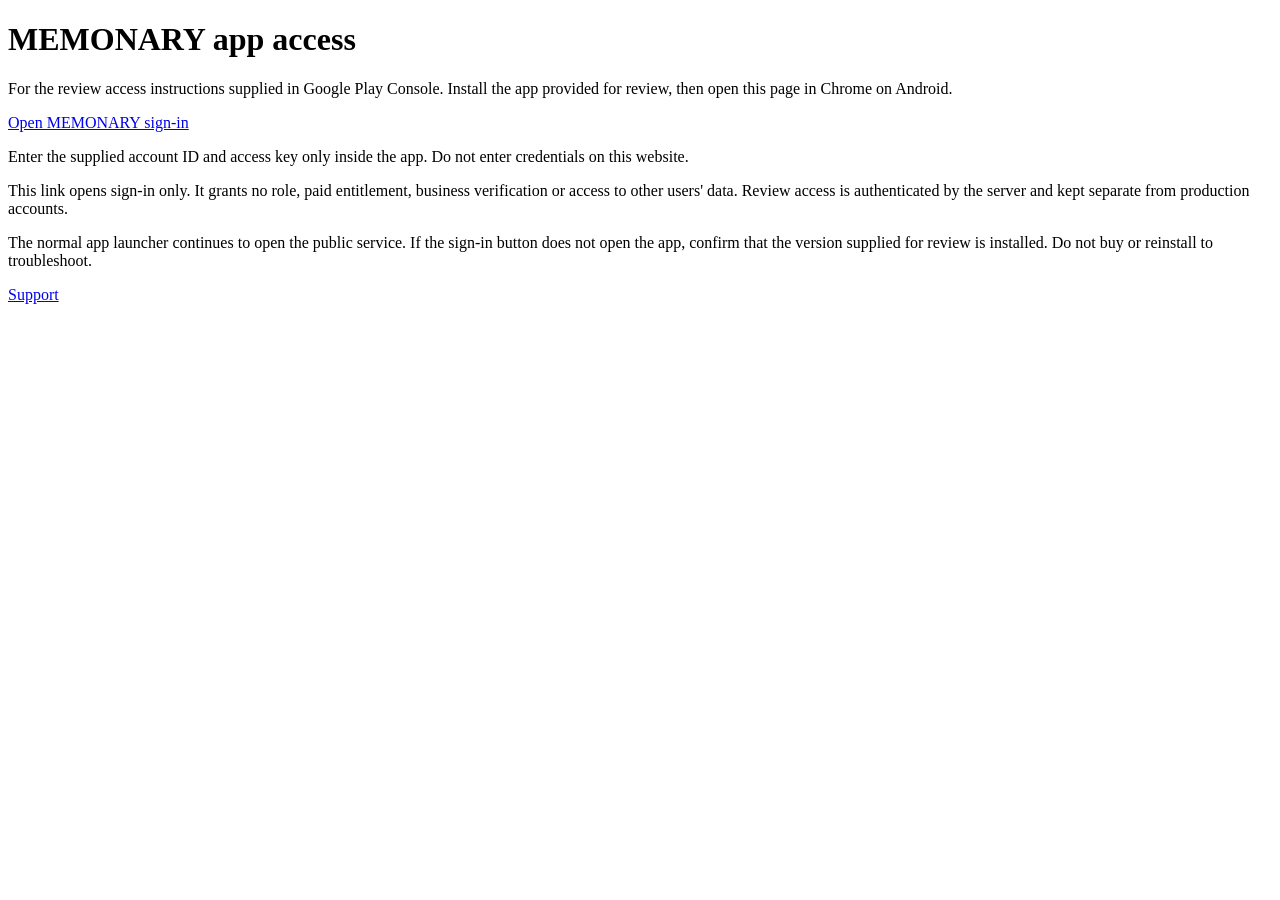
<file: app-access/google/index.html>
<!doctype html>
<html lang="en"><head><meta charset="utf-8"><meta name="viewport" content="width=device-width,initial-scale=1">
<meta name="robots" content="noindex,nofollow"><meta name="referrer" content="no-referrer">
<meta http-equiv="Content-Security-Policy" content="default-src 'none'; style-src 'self'; base-uri 'none'; form-action 'none'">
<title>MEMONARY app access</title><link rel="stylesheet" href="/legal.css"></head>
<body><main><h1>MEMONARY app access</h1>
<p>For the review access instructions supplied in Google Play Console. Install the app provided for review, then open this page in Chrome on Android.</p>
<p><a href="intent://memonary.kr/app-access/google/#Intent;scheme=https;package=kr.memonary.app;end">Open MEMONARY sign-in</a></p>
<p>Enter the supplied account ID and access key only inside the app. Do not enter credentials on this website.</p>
<p>This link opens sign-in only. It grants no role, paid entitlement, business verification or access to other users' data. Review access is authenticated by the server and kept separate from production accounts.</p>
<p>The normal app launcher continues to open the public service. If the sign-in button does not open the app, confirm that the version supplied for review is installed. Do not buy or reinstall to troubleshoot.</p>
<p><a href="https://memonary.kr/support/">Support</a></p></main></body></html>
</file>
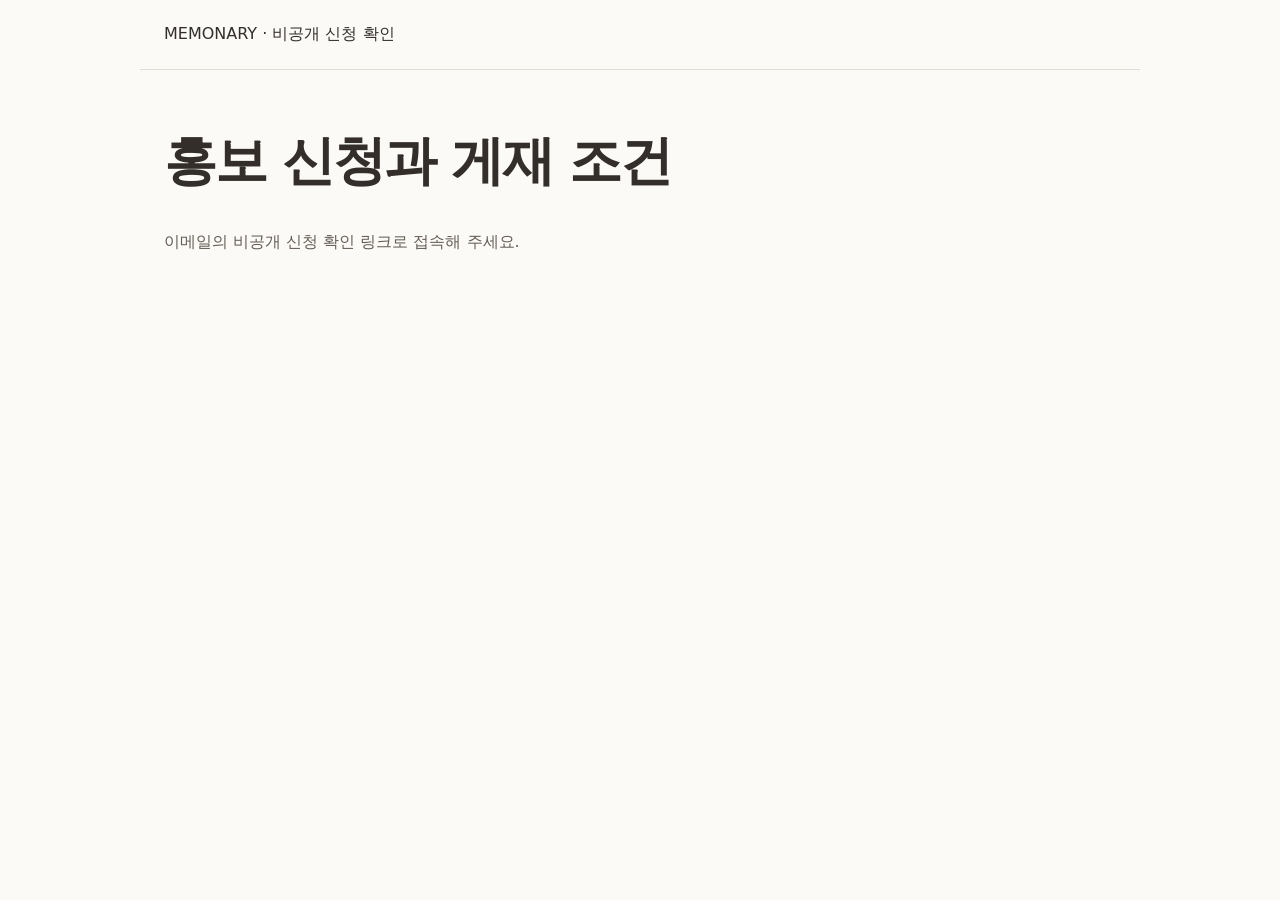
<file: promotion/application/index.html>
<!doctype html><html lang="ko"><head><meta http-equiv="Content-Security-Policy" content="default-src 'self'; connect-src https://api.memonary.kr; img-src 'self' data:; base-uri 'none'; form-action 'none'; object-src 'none'"><meta name="referrer" content="no-referrer"><meta charset="utf-8"><meta name="viewport" content="width=device-width,initial-scale=1"><meta name="robots" content="noindex,nofollow"><title>홍보 신청 확인 | MEMONARY</title><link rel="stylesheet" href="/promotion/promotion.css"></head><body><header>MEMONARY · 비공개 신청 확인</header><main><h1>홍보 신청과 게재 조건</h1><p id="message" role="status">신청 내용을 확인하고 있습니다.</p><section id="detail" hidden><div id="status-preview" class="preview"><div class="creative"><img id="status-image" alt="검증된 홍보 이미지"><small id="status-ad" class="ad-badge" hidden>AD</small></div><strong id="status-title"></strong><small id="status-paid">유료 홍보</small></div><div id="information"></div><h2>선정 및 입금 안내</h2><p id="payment-copy"></p><p>입금 전에는 계약이 완료되지 않습니다. 운영자가 기한 내 입금을 확인하면 계약이 최종 확정됩니다. 추가 게재는 새로운 신청이 필요합니다.</p><h2>신청 이력</h2><div id="history"></div></section></main><script src="/promotion/status.js"></script></body></html>
</file>
<file: styles.css>
:root {
  color-scheme: light;
  --background: #F6F1E9;
  --surface: #FFFDF9;
  --text-primary: #2D2722;
  --text-secondary: #67594F;
  --primary: #795039;
  --border: #C8B8A7;
  --primary-soft: #D6C0AA;
  font-family: -apple-system, BlinkMacSystemFont, "Apple SD Gothic Neo", "Noto Sans KR", "Malgun Gothic", sans-serif;
  color: var(--text-primary);
  background: var(--background);
  line-height: 1.7;
  -webkit-text-size-adjust: 100%;
}

* { box-sizing: border-box; }
body { margin: 0; min-height: 100vh; min-height: 100svh; display: flex; flex-direction: column; }
p, h1, h2, dl, dd { margin: 0; }
.site-header { width: min(100%, 72rem); margin-inline: auto; padding: 2rem 1.5rem; }
.wordmark { color: var(--primary); font-size: 1.125rem; font-weight: 650; letter-spacing: .12em; }
main { flex: 1; display: grid; place-items: center; padding: 3.5rem 1.5rem 5rem; }
.introduction { width: min(100%, 42rem); text-align: center; }
.motto { color: var(--primary); font-family: Georgia, "Times New Roman", serif; font-size: clamp(1.25rem, 3vw, 1.625rem); }
h1 { margin-top: 1.5rem; font-size: clamp(1.625rem, 4.3vw, 2.75rem); line-height: 1.5; letter-spacing: -.04em; font-weight: 600; word-break: keep-all; overflow-wrap: anywhere; }
.description { max-width: 31rem; margin: 1.5rem auto 0; color: var(--text-secondary); font-size: 1rem; word-break: keep-all; overflow-wrap: anywhere; }
.availability { display: inline-block; margin-top: 2rem; padding: .4rem 1rem; border: 1px solid var(--primary-soft); border-radius: 2rem; color: var(--primary); font-size: .875rem; }
.site-footer { background: var(--surface); border-top: 1px solid var(--border); padding: 1.75rem 1.5rem 2rem; }
.footer-inner { max-width: 64rem; margin-inline: auto; }
h2 { margin-bottom: .875rem; font-size: .9375rem; font-weight: 600; }
.business-info { display: grid; grid-template-columns: 1fr 1fr; gap: .5rem 2rem; font-size: .9375rem; }
.business-info > div { display: grid; grid-template-columns: 7rem minmax(0, 1fr); gap: .5rem; }
dt { color: var(--text-secondary); }
dd { overflow-wrap: anywhere; }
.support { margin-top: 1.25rem; color: var(--text-secondary); font-size: .875rem; }
a { margin-left: .5rem; color: var(--primary); text-underline-offset: .2em; overflow-wrap: anywhere; }
a:focus-visible { outline: 2px solid var(--primary); outline-offset: 4px; border-radius: 2px; }
@media (max-width: 48rem) {
  .business-info { grid-template-columns: 1fr; }
}
@media (max-width: 24rem) {
  .site-header, .site-footer { padding-inline: 1.25rem; }
  main { padding-inline: 1.25rem; }
  .business-info > div { grid-template-columns: 6.5rem minmax(0, 1fr); }
}
</file>
<file: request.css>
.site-header{display:flex;align-items:center;justify-content:space-between;gap:1rem}.site-header .wordmark{margin:0;text-decoration:none}.request-main{display:block;width:min(100%,48rem);margin:0 auto;padding-top:1.5rem}.intro h1{margin:1rem 0 1.25rem}.intro p{color:var(--text-secondary)}.eyebrow{font-size:.75rem;letter-spacing:.16em}.notice{margin:2rem 0;padding:1.25rem 1.5rem;border:1px solid var(--border);border-radius:.75rem;background:var(--surface)}.notice p{margin:.4rem 0 0;color:var(--text-secondary)}fieldset{margin:2rem 0;padding:1.5rem;border:1px solid var(--border);border-radius:.75rem;background:var(--surface);min-width:0}legend{padding:0 .5rem;color:var(--primary);font-weight:600}label{display:block;margin-top:1rem;font-size:.95rem}label span,.hint{color:var(--text-secondary);font-size:.85rem}input,select,textarea{display:block;width:100%;padding:.8rem;margin:.45rem 0 .75rem;border:1px solid var(--border);border-radius:.4rem;background:var(--surface);color:var(--text-primary);font:inherit}textarea{resize:vertical}input:focus,select:focus,textarea:focus,button:focus-visible,summary:focus-visible{outline:2px solid var(--primary);outline-offset:3px}.hint{margin:.5rem 0 1rem}details{margin-top:1.5rem}summary{cursor:pointer}.columns{display:grid;grid-template-columns:1fr 1fr;gap:1rem}.privacy-note{font-size:.9rem;color:var(--text-secondary)}.privacy-note p+p{margin-top:.8rem}.check{display:flex;align-items:flex-start;gap:.7rem}.check input{width:1.15rem;height:1.15rem;flex-shrink:0;margin:.15rem 0;accent-color:var(--primary)}.check span{font-size:.9rem;color:var(--text-primary)}.actions,.home-actions{display:flex;gap:.75rem;flex-wrap:wrap;margin-top:1.25rem}.home-actions{justify-content:center}.button-link,button{display:inline-block;padding:.8rem 1.15rem;border:1px solid var(--primary);border-radius:.5rem;background:var(--primary);color:var(--surface);font:inherit;text-decoration:none;cursor:pointer;margin:0}.secondary{background:transparent;color:var(--primary)}button:disabled{opacity:.55;cursor:not-allowed}.next{margin-top:3rem;color:var(--text-secondary)}.next h2{color:var(--text-primary);font-size:1.15rem}.next li{margin:.75rem 0}.request-main a{margin-left:0}.next ol{padding-left:1.4rem}#validation:not(:empty){padding:1rem;border-left:3px solid var(--primary);background:var(--surface);white-space:pre-line;overflow-wrap:anywhere}.skip{position:absolute;top:-100px}.skip:focus{top:.5rem;background:var(--surface);padding:1rem}.legal-links{display:flex;flex-wrap:wrap;gap:.5rem 1rem;margin-bottom:1rem}.legal-links a{margin:0}@media(max-width:30rem){fieldset{padding:1rem}.columns{grid-template-columns:1fr}.actions button{width:100%}.request-main{padding-inline:1.25rem}.site-header{flex-wrap:wrap}}

*,*::before,*::after{box-sizing:border-box}input,select,textarea{min-width:0;max-width:100%}.request-main,.notice,.next{overflow-wrap:anywhere}.bot-field{position:absolute;left:-10000px;width:1px;height:1px;overflow:hidden}
</file>
<file: legal.css>
.legal-page a { margin-left: 0; }
.legal-page .wordmark { text-decoration: none; }
.legal-nav { display: flex; flex-wrap: wrap; gap: .65rem 1.25rem; margin-top: 1rem; font-size: .875rem; }
.legal-page main { display: block; width: min(100%, 72rem); margin: 0 auto; padding-top: 1rem; }
.legal-page article { width: 100%; min-width: 0; max-width: 56rem; margin-inline: auto; }
.legal-page h1 { margin: 0 0 1.5rem; font-size: clamp(1.6rem, 4vw, 2.25rem); }
.legal-page h2 { margin: 2.5rem 0 1rem; font-size: 1.25rem; }
.legal-page h3 { margin: 1.75rem 0 .75rem; font-size: 1.1rem; }
.legal-page p { margin: 0 0 1rem; overflow-wrap: anywhere; }
.legal-page li { margin: .5rem 0; overflow-wrap: anywhere; }
.legal-page ul, .legal-page ol { padding-left: 1.5rem; }
.legal-page article > p:first-of-type { padding: 1rem; border-left: 3px solid var(--primary); background: var(--surface); color: var(--text-secondary); }
.table-scroll { overflow-x: auto; margin: 1.5rem 0; border: 1px solid var(--border); border-radius: .5rem; }
.legal-page table { width: 100%; border-collapse: collapse; font-size: .9375rem; }
.legal-page th, .legal-page td { min-width: 9rem; text-align: left; vertical-align: top; padding: .875rem; border-bottom: 1px solid var(--border); overflow-wrap: anywhere; }
.legal-page th { background: var(--surface); font-weight: 600; }
.legal-page tr:last-child td { border-bottom: 0; }
.legal-page code { overflow-wrap: anywhere; }
.legal-page .approval-note { margin: 1.25rem 0; padding: 1rem; border-left: 3px solid var(--primary); background: var(--surface); }
.legal-page .approval-note p { margin: 0; }
.skip-link { position: absolute; top: -5rem; left: 1rem; background: var(--surface); padding: .75rem; z-index: 1; }
.skip-link:focus { top: .5rem; }
@media (max-width: 40rem) { .legal-page main { padding-inline: 1.25rem; } .legal-page td, .legal-page th { min-width: 8rem; } }
</file>
<file: ui.css>
/* Approved MEMONARY web design. Extends the existing site, request and legal CSS. */
:root{--paper:#f6f1e9;--surface:#fffdf9;--ink:#2d2722;--muted:#67594f;--brand:#795039;--brand-hover:#603e2c;--line:#dcd1c5;--danger:#9b3434;--background:var(--paper);--text-primary:var(--ink);--text-secondary:var(--muted);--primary:var(--brand);--border:var(--line);font-family:-apple-system,BlinkMacSystemFont,"Apple SD Gothic Neo","Noto Sans KR","Malgun Gothic",sans-serif;color:var(--ink);background:var(--paper);color-scheme:light}
[hidden]{display:none!important}main{place-items:normal}body{margin:0;line-height:1.7;background:var(--paper);color:var(--ink)}a{margin-left:0;color:var(--brand);text-underline-offset:5px}button,input,select,textarea{font:inherit}a,button,input,select,textarea,summary{-webkit-tap-highlight-color:transparent}:is(a,button,input,select,textarea,summary):focus-visible{outline:3px solid var(--brand);outline-offset:4px}button:disabled{opacity:1;cursor:not-allowed}h1,h2,h3{word-break:keep-all}h1{font-weight:550;letter-spacing:-.05em}p{overflow-wrap:anywhere}.wrap{width:min(1200px,calc(100% - 112px));margin-inline:auto}.eyebrow{font-size:11px;letter-spacing:.17em;color:var(--brand);font-weight:650}.small{font-size:13px}.muted{color:var(--muted)}
button,.btn,.button,.button-link{display:inline-flex;align-items:center;justify-content:center;gap:8px;min-height:48px;padding:11px 18px;border:1px solid #9f826b;border-radius:8px;background:var(--surface);color:var(--brand);font-size:14px;font-weight:550;line-height:24px;text-decoration:none;box-shadow:none;transform:none;margin:0;cursor:pointer;max-width:100%;white-space:normal;transition:background-color .16s,border-color .16s,color .16s}
button:hover:not(:disabled),.secondary:hover{background:#f0e6d8;border-color:var(--brand)}.primary,a.btn{background:var(--brand);border-color:transparent;color:var(--surface)}.primary:hover:not(:disabled),a.btn:hover{background:var(--brand-hover);border-color:transparent}.secondary{background:var(--surface);color:var(--brand);border-color:#9f826b}.text,.text-link{background:transparent;border-color:transparent;color:var(--brand);padding-inline:0;text-decoration:none}.text-link{display:inline-flex;align-items:center;gap:8px;min-height:48px;padding-block:11px;font-size:14px;font-weight:550;line-height:24px}.text:hover:not(:disabled),.text-link:hover{background:transparent;border-color:transparent;color:var(--brand-hover);text-decoration:underline}.danger{background:transparent;border-color:#c99b95;color:var(--danger)}.danger:hover:not(:disabled){background:#f7e6e2;border-color:var(--danger)}button:disabled:not([aria-busy=true]){background:transparent;border-color:#cfbba4;color:#775c47}.primary:disabled:not([aria-busy=true]){background:#eddfcf;border-color:transparent;color:#775c47}.text:disabled:not([aria-busy=true]){background:transparent;border-color:transparent;color:#806854;text-decoration:none}.danger:disabled:not([aria-busy=true]){background:#f7ede5;border-color:#d5b7a9;color:#965f4b}button[aria-busy=true]{cursor:progress}button[aria-busy=true]:before{content:"";display:inline-block;width:18px;height:18px;flex:0 0 18px;border:2px solid currentColor;border-right-color:transparent;border-radius:50%;animation:ui-spin .85s linear infinite}.arrow,.action-icon{display:inline-flex;align-items:center;justify-content:center;width:18px;height:18px;flex:0 0 18px;font-size:18px;line-height:1}@keyframes ui-spin{to{transform:rotate(360deg)}}
.site-header{width:min(1200px,calc(100% - 112px));max-width:none;margin:auto;height:96px;padding:0;display:flex;align-items:center;justify-content:space-between;gap:28px;border-bottom:1px solid var(--line)}.site-header .wordmark{font-size:18px;letter-spacing:.15em;font-weight:650;color:var(--brand);margin:0}.site-header nav{display:flex;gap:30px;align-items:center;margin:0}.site-header nav a{min-height:48px;display:flex;align-items:center;font-size:14px;letter-spacing:0;font-weight:400;text-decoration:none;color:var(--ink)}.site-header nav a:hover,.site-header nav a[aria-current=page]{color:var(--brand);text-decoration:underline}.menu-toggle{display:none}.site-footer{background:transparent;margin-top:96px;border-top:1px solid var(--line);padding:40px 0 30px;max-width:none;width:100%}.footer-inner{width:min(1200px,calc(100% - 112px));max-width:none;margin:auto}.legal-links,.legal-nav{gap:8px 24px;display:flex;flex-wrap:wrap}.legal-links a,.legal-nav a{display:inline-flex;align-items:center;min-height:48px;font-size:13px}.business-info{font-size:12px;color:var(--muted);gap:8px 28px}.business-info>div{grid-template-columns:6rem minmax(0,1fr)}.site-footer h2{font-size:13px;margin:20px 0 16px}.support{font-size:12px}.skip,.skip-link{position:absolute;top:-100px;left:16px;z-index:100}.skip:focus,.skip-link:focus{top:8px;padding:12px;background:var(--surface)}
.home-page main{display:block;padding:0;max-width:none}.hero{padding:72px 0 64px}.hero>div{max-width:960px}.status{display:inline-flex;gap:8px;align-items:center;color:var(--brand);font-size:12px}.dot{width:6px;height:6px;border-radius:50%;background:currentColor}.hero h1{font-size:clamp(40px,4.5vw,66px);line-height:1.3;margin:26px 0 24px}.hero .intro{font-size:16px;max-width:560px;color:var(--muted);line-height:1.85;padding:0;word-break:keep-all}.actions{display:flex;align-items:center;flex-wrap:wrap;gap:12px;margin-top:24px}.hero .actions{gap:24px;margin-top:28px}.section-heading{display:flex;align-items:end;justify-content:space-between;gap:24px;margin-bottom:24px}.section-heading h2{font-size:27px;margin:0;font-weight:600}.link-rows{display:grid;grid-template-columns:1fr 1fr;border-block:1px solid var(--line)}.link-row{display:flex;align-items:start;gap:24px;padding:30px 28px 30px 0;text-decoration:none;color:var(--ink)}.link-row+.link-row{border-left:1px solid var(--line);padding-left:32px}.link-row .number{font-size:12px;padding-top:6px;color:var(--muted)}.link-row h3{font-size:18px;font-weight:600;margin:0}.link-row p{font-size:14px;margin:6px 0 0;color:var(--muted)}.link-row .arrow{margin-left:auto;color:var(--brand)}.link-row:hover h3{text-decoration:underline}
.legal-page main.service-page{max-width:none;padding:0}.page-intro{padding:64px 0 42px;max-width:800px}.service-page .page-intro h1{font-size:clamp(34px,4.2vw,58px);line-height:1.25;margin:14px 0 18px}.service-page .page-intro p{max-width:640px;color:var(--muted);margin:0}.service-page h2{font-size:27px;line-height:1.4;margin:0 0 22px}.service-page h3{font-size:18px;margin:0}.split{display:grid;grid-template-columns:minmax(0,1fr) 340px;gap:68px;align-items:start}.contact-block{padding:30px 0 34px;border-block:1px solid var(--line)}.contact-block .email{font-size:clamp(23px,3vw,34px);letter-spacing:-.035em;margin:12px 0 18px}.info-aside{padding:26px;background:#eee5d9;border-radius:10px}.info-aside p{font-size:14px;color:var(--muted);margin:12px 0 0}.info-aside hr{border:0;border-top:1px solid #d5c6b6;margin:22px 0}.section{margin-top:52px}.topic-grid{display:grid;grid-template-columns:1fr 1fr;gap:0 32px;margin-top:20px}.topic{padding:24px 0;border-top:1px solid var(--line)}.topic p{font-size:14px;color:var(--muted);margin:8px 0 12px}.support-rights{display:flex;flex-wrap:wrap;gap:12px 28px;margin-top:36px;padding-top:24px;border-top:1px solid var(--line)}.disclosure{border-block:1px solid var(--line);margin-top:32px}.disclosure>summary,.privacy-disclosure>summary{display:flex;align-items:center;justify-content:space-between;gap:20px;padding:20px 0;min-height:64px;cursor:pointer;font-weight:550;list-style:none}.disclosure>summary:after,.privacy-disclosure>summary:after{content:'+';font-size:22px;color:var(--brand)}.disclosure[open]>summary:after,.privacy-disclosure[open]>summary:after{content:'−'}.legal-page .full-policy article{margin:24px 0 32px;max-width:840px}.legal-page article{max-width:840px;line-height:1.85}.legal-page article h1{font-size:32px;line-height:1.4}.legal-page article h2{font-size:22px;margin:36px 0 16px}.legal-page article h3{font-size:18px;margin:28px 0 14px}.legal-page article p{margin:14px 0}.legal-page main:not(.service-page){padding-top:56px}.table-scroll{border:0;border-radius:0}.table-scroll:focus-visible{outline:3px solid var(--brand);outline-offset:4px}.steps{display:grid;grid-template-columns:repeat(3,1fr);gap:32px;padding:28px 0 36px;border-block:1px solid var(--line)}.step-number{display:block;font:italic 30px Georgia,serif;color:#87694d;margin-bottom:16px}.steps p{font-size:14px;margin:10px 0 0;color:var(--muted)}.file-spec{display:flex;gap:20px;padding:28px;border:1px dashed #b29b84;border-radius:10px;margin:24px 0;align-items:center}.file-icon{width:48px;height:58px;flex:none;display:grid;place-items:center;border:1px solid #ad9278;border-radius:5px;font-size:10px;color:var(--brand)}.file-spec p{font-size:13px;color:var(--muted);margin:4px 0 0}.rule-list{padding:0!important;list-style:none}.rule-list li{display:flex;gap:14px;border-top:1px solid var(--line);padding:16px 0;font-size:14px;margin:0}.rule-list .mark{color:var(--brand)}.notice{border:0;border-left:3px solid var(--brand);background:#eee5d9;border-radius:0;padding:14px 18px;color:var(--muted);font-size:14px}
.request-main{width:min(100%,960px);padding-top:56px}.request-main .intro h1{font-size:clamp(34px,4.2vw,58px);line-height:1.3}.request-main .intro>p{max-width:680px}.request-main form{max-width:720px}.request-main fieldset,.promotion-page fieldset{background:transparent;border:0;border-top:1px solid var(--line);border-radius:0;padding:28px 0 34px;margin:32px 0 0;min-width:0}.request-main legend,.promotion-page legend{font-size:22px;font-weight:550;padding:0 14px 0 0}.request-main label{margin-top:22px;font-size:14px}.request-main input,.request-main select,.request-main textarea,.promotion-page input,.promotion-page select,.promotion-page textarea{min-width:0;max-width:100%;min-height:48px;border:1px solid #9f826b;border-radius:8px;background:var(--surface);padding:11px 14px;line-height:24px;color:var(--ink)}input[readonly]{background:#f2eadf!important;color:var(--muted)}.privacy-note{font-size:14px;line-height:1.9}.privacy-note p+p{margin-top:16px}.check,.promotion-page .checkbox{min-height:48px;padding:10px 0;gap:12px;align-items:flex-start}.check input,.promotion-page input[type=checkbox]{width:18px;height:18px;min-height:18px;flex:none;margin:3px 0 0;padding:0;accent-color:var(--brand)}.form-actions{border-top:1px solid var(--line);padding-top:24px;gap:12px 20px}#submit{order:-2}#check-input{order:-1}.address-result{display:flex;width:100%;justify-content:flex-start;text-align:left;margin:10px 0}.request-main #validation:not(:empty){border-color:var(--danger);margin-top:24px;background:#fff9f3;scroll-margin-top:24px}.request-main #validation:focus{outline:3px solid var(--brand);outline-offset:4px}.privacy-disclosure{margin-top:0}.next h2{font-size:22px}.request-main .hint,#address-message{font-size:13px;color:var(--muted);line-height:1.85}.request-main .next{max-width:720px}
.promotion-page main{display:block;width:min(100%,1000px);padding:48px 24px;max-width:none}.promotion-page .intro{padding:28px 0}.promotion-page .intro h1{font-size:clamp(34px,4.5vw,58px);font-weight:550}.promotion-page h2{font-size:27px}.promotion-page p,.promotion-page li{color:var(--muted)}.promotion-page .preview{box-shadow:none;border:1px solid var(--line);border-radius:8px;background:var(--surface)}.promotion-page .preview.banner{display:block;max-width:560px}.promotion-page input[type=file]{line-height:24px;padding:8px;font-size:13px}.promotion-page input::file-selector-button{min-height:48px;border:1px solid #9f826b;border-radius:8px;padding:10px 14px;background:var(--surface);color:var(--brand);margin-right:12px}.promotion-page dialog{padding:28px;background:var(--surface);border:1px solid var(--line);border-radius:10px;max-height:calc(100dvh - 32px);overflow:auto;color:var(--ink)}.promotion-page dialog button{margin:8px 12px 0 0}.promotion-page aside[role=note]{border-left:3px solid var(--brand);background:#eee5d9;padding:18px}.promotion-page .price-list span{border-color:var(--line)}.promotion-page .price-list .selected{background:#ede3d7;color:var(--brand)}.promotion-page #result{white-space:pre-line}.promotion-page .two>*{min-width:0}.promotion-page .checkbox input{width:18px}.promotion-page section{margin:32px 0 56px}
@media(max-width:1100px){.wrap,.site-header,.footer-inner{width:calc(100% - 64px)}.split{grid-template-columns:minmax(0,1fr) 290px;gap:36px}}
@media(max-width:720px){.wrap,.site-header,.footer-inner{width:calc(100% - 40px)}.site-header{height:76px;position:relative;flex-wrap:nowrap}.site-header .wordmark{font-size:15px}.site-header nav{display:none;position:absolute;z-index:20;top:75px;left:-20px;right:-20px;padding:14px 20px 22px;background:var(--paper);border-bottom:1px solid var(--line)}.site-header nav.open{display:flex;flex-direction:column;align-items:stretch;gap:0}.menu-toggle{display:inline-flex;min-height:48px;min-width:48px;padding:11px 0 11px 14px;font-size:13px}.site-footer{margin-top:56px;padding-top:32px}.business-info{grid-template-columns:1fr}.hero{padding:46px 0 40px}.hero h1{font-size:40px;margin:22px 0}.hero .intro{font-size:15px}.hero .actions{gap:14px 24px}.section-heading h2{font-size:22px}.section-heading .small{display:none}.link-rows{display:block}.link-row{padding:24px 0;gap:14px}.link-row+.link-row{border-left:0;border-top:1px solid var(--line);padding-left:0}.link-row h3{font-size:17px}.link-row p{font-size:13px}.page-intro{padding:40px 0 32px}.page-intro p{font-size:14px}.split{display:block}.info-aside{margin-top:32px;padding:24px}.topic-grid{grid-template-columns:1fr}.section{margin-top:36px}.service-page h2{font-size:23px}.contact-block .email{font-size:25px}.contact-block{padding:24px 0}.steps{grid-template-columns:1fr;gap:24px;padding:24px 0}.step{display:grid;grid-template-columns:32px 1fr;gap:16px}.step-number{font-size:26px;margin:0}.file-spec{padding:20px;gap:16px}.file-spec h3{font-size:16px}.legal-page main:not(.service-page){padding-top:36px}.request-main{padding:36px 20px 40px}.request-main fieldset,.promotion-page fieldset{padding-top:24px}.request-main .form-actions button{width:auto;min-height:48px}.request-main .form-actions #submit{width:100%}.request-main .columns,.promotion-page .two{grid-template-columns:1fr}.promotion-page main{padding:32px 20px}.promotion-page .intro h1{font-size:34px}.promotion-page dialog{padding:22px}.full-policy{overflow-wrap:anywhere}.service-page article h1{font-size:27px}}
@media(max-width:359px){.hero h1{font-size:35px}.contact-block .email{font-size:22px}.service-page .page-intro h1{font-size:32px}.hero .actions{gap:10px 16px}.file-spec{padding:16px;gap:12px}.file-icon{width:36px}.request-main .form-actions{gap:12px}.business-info>div{grid-template-columns:5.5rem minmax(0,1fr)}}
@media(prefers-reduced-motion:reduce){*{scroll-behavior:auto!important;transition:none!important}button[aria-busy=true]:before{animation:none}}

.legal-page main.service-page{width:min(1200px,calc(100% - 112px))}@media(max-width:1100px){.legal-page main.service-page{width:calc(100% - 64px)}}@media(max-width:720px){.legal-page main.service-page{width:calc(100% - 40px)}}
</file>
<file: intake.css>
/* Shared intake components. Loaded only by the two application pages. */
.intake-page{--intake-line:#dcd1c5;word-break:normal}
.intake-page main,.intake-page main.request-main,.intake-page main#content{display:block;width:min(100%,800px);max-width:800px;margin:auto;padding:52px 32px 72px}
.intake-page .intro{margin:0 0 20px;padding:0}
.intake-page .intro h1{font-size:clamp(30px,4vw,42px);font-weight:550;line-height:1.3;letter-spacing:-.04em;margin:12px 0 16px}
.intake-page .intro p{font-size:15px;line-height:1.8;margin:0;color:var(--muted)}
.intake-page .intro .eyebrow{font-size:11px;letter-spacing:.15em;color:var(--brand)}
.intake-page .intake-availability{font-size:13px;line-height:1.8;color:var(--brand);margin:0 0 8px}
.intake-page #application,.intake-page form{margin:0;max-width:none}
.intake-page fieldset{margin:34px 0 0;padding:24px 0 10px;background:transparent;border:0;border-top:1px solid var(--intake-line);border-radius:0;min-width:0}
.intake-page legend{font-size:20px;font-weight:600;color:var(--ink);padding:0 14px 0 0}
.intake-page label{display:block;font-size:14px;font-weight:500;margin:20px 0 0;line-height:1.7}
.intake-page label[for]>span,.intake-page .field-required{color:var(--muted);font-size:12px;font-weight:400;margin-left:5px}
.intake-page input,.intake-page select,.intake-page textarea{display:block;width:100%;min-width:0;min-height:48px;padding:11px 14px;margin:8px 0 0;border:1px solid #9f826b;border-radius:8px;color:var(--ink);background:var(--surface);font:inherit;font-size:15px;line-height:24px}
.intake-page textarea{resize:vertical}
.intake-page input[readonly]{color:var(--muted);background:#eee8df!important}
.intake-page :is(input,select,textarea,button,summary,a):focus-visible{outline:3px solid var(--brand);outline-offset:4px}
.intake-page button{min-width:48px;min-height:48px;border-radius:8px;margin:0}
.intake-page .two{display:grid;grid-template-columns:1fr 1fr;gap:0 24px}
.intake-page .two>*{min-width:0}
.intake-page .hint,.intake-page #address-message,.intake-page #image-guide,.intake-page #ad-guide{font-size:13px;line-height:1.8;color:var(--muted);margin:12px 0}
.intake-page #address-search{margin-top:12px}
.intake-page .address-result{margin:10px 0;width:100%;text-align:left;justify-content:flex-start}
.intake-page .intake-disclosure{border:0;border-bottom:1px solid var(--intake-line);border-radius:0;background:transparent;margin:12px 0;padding:0}
.intake-page .intake-disclosure>summary{display:flex;align-items:center;justify-content:space-between;gap:16px;min-height:56px;padding:14px 0;list-style:none;font-size:14px;line-height:1.7;font-weight:500;cursor:pointer;color:var(--brand)}
.intake-page .intake-disclosure>summary::-webkit-details-marker{display:none}
.intake-page .intake-disclosure>summary:after{content:'+';font-size:20px;flex:none}
.intake-page .intake-disclosure[open]>summary:after{content:'−'}
.intake-page .intake-disclosure>p,.intake-page .intake-disclosure li,.intake-page .privacy-note{font-size:13px;line-height:1.9;overflow-wrap:anywhere;color:var(--muted)}
.intake-page .intake-disclosure[open]{padding-bottom:18px}
.intake-page .intake-disclosure ul,.intake-page .intake-disclosure ol{padding-left:22px}
.intake-page .check,.intake-page .checkbox{display:flex;align-items:flex-start;gap:12px;min-height:48px;padding:12px 0;margin:0;font-size:14px;font-weight:400}
.intake-page .check input,.intake-page .checkbox input{appearance:auto;flex:0 0 20px;width:20px;height:20px;min-height:20px;padding:0;margin:3px 0 0;accent-color:var(--brand)}
.intake-page .check>span,.intake-page .checkbox>span{font-size:14px;line-height:1.8;margin:0;color:var(--ink)}
.intake-page .form-actions{display:flex;flex-direction:column;align-items:flex-start;gap:8px;border-top:1px solid var(--intake-line);padding-top:24px;margin-top:28px}
.intake-page .form-actions>.primary{width:100%;max-width:none;order:0}
.intake-page .aux-actions{display:flex;align-items:center;gap:18px;color:var(--muted)}
.intake-page .aux-actions button{padding-inline:0;width:auto}
.intake-page #receipt-actions{margin:28px 0 0;border-top:1px solid var(--intake-line);padding-top:24px}
.intake-page #receipt-actions h2{font-size:20px;margin:0}
.intake-page #receipt-actions .actions{display:flex;gap:12px 24px;flex-wrap:wrap}
.intake-page #validation:empty,.intake-page #result:empty,.intake-page #upload-status:empty{display:none}
.intake-page #validation:not(:empty),.intake-page #result:not(:empty),.intake-page #upload-status:not(:empty){border:0;border-left:3px solid var(--brand);background:#eee5d9;padding:14px 18px;margin:20px 0;white-space:pre-line;overflow-wrap:anywhere;font-size:14px;line-height:1.8;color:var(--ink)}
.intake-page #validation[data-state=error],.intake-page #result[data-state=error],.intake-page #upload-status[data-state=error]{border-color:var(--danger)}
.intake-page #validation[data-state=success],.intake-page #result[data-state=success]{border-color:#47634b}
.intake-page .next{margin-top:28px;max-width:none}
.intake-page .price-summary{margin-top:20px;padding:18px 0;border-block:1px solid var(--intake-line)}
.intake-page .price-list{display:flex;flex-wrap:wrap;gap:8px 16px}
.intake-page .price-list span{border:0;background:transparent;padding:0;color:var(--muted);font-size:13px}
.intake-page .price-list .selected{background:transparent;color:var(--brand);font-weight:650;text-decoration:underline;text-underline-offset:4px}
.intake-page #selected-price{font-size:18px;margin:12px 0 6px;font-weight:600;color:var(--ink)}
.intake-page #tax-copy{font-size:13px;margin:0;white-space:pre-wrap}
.intake-page #preview{margin:20px 0 28px;box-shadow:none}
.intake-page input[type=file]{padding:8px;font-size:13px;overflow:hidden}
.intake-page input::file-selector-button{font:inherit;min-height:44px;border:1px solid #9f826b;border-radius:6px;padding:8px 12px;color:var(--brand);background:var(--surface)}
.intake-page .intake-consent{margin-top:28px}
.intake-page dialog{background:var(--surface);color:var(--ink);padding:28px;border:1px solid var(--intake-line);border-radius:12px;width:calc(100% - 32px);max-width:560px;max-height:calc(100dvh - 32px)}
.intake-page dialog h2{font-size:25px;margin:0 0 22px}
.intake-page dialog p{font-size:14px;line-height:1.8}
.intake-page dialog button{margin:12px 12px 0 0}
@media(max-width:620px){.intake-page main,.intake-page main.request-main,.intake-page main#content{padding:36px 20px 48px}.intake-page .two{grid-template-columns:1fr}.intake-page legend{font-size:19px}.intake-page .form-actions #submit{width:100%}.intake-page .actions button{width:auto}.intake-page dialog{padding:22px}.intake-page .intro h1{font-size:30px}}
</file>
<file: promotion/promotion.css>
:root{font-family:system-ui,-apple-system,sans-serif;color:#332e29;background:#fbfaf7;font-size:16px}*{box-sizing:border-box}body{margin:0}header,main,footer{max-width:1000px;margin:auto;padding:24px}header{display:flex;justify-content:space-between;border-bottom:1px solid #e2ded4}header a{font-weight:750;letter-spacing:.1em;text-decoration:none;color:inherit}header span{font-size:.8rem;color:#817466}section{margin:40px 0 72px}.intro{padding:20px 0}h1{font-size:clamp(2rem,5vw,3.3rem);line-height:1.2;letter-spacing:-.04em}h2{font-size:1.6rem}p,li{line-height:1.7;color:#655e56}.eyebrow{color:#897346;font-weight:650}.products,.two{display:grid;grid-template-columns:1fr 1fr;gap:20px}article,fieldset{border:1px solid #ded7ca;border-radius:12px;padding:24px;background:#fffefb}fieldset{margin:24px 0}legend{font-weight:700;padding:0 8px}label{display:block;margin:16px 0;font-size:.9rem;font-weight:600}input,select,textarea{display:block;margin-top:8px;padding:12px;border:1px solid #c9c2b8;border-radius:6px;width:100%;font:inherit;background:white;color:inherit}button,.button{display:inline-block;padding:12px 20px;background:#504a3f;color:white;border:0;border-radius:6px;cursor:pointer;font:inherit;text-decoration:none;margin:8px 8px 8px 0}button:disabled{opacity:.45;cursor:not-allowed}.checkbox{display:flex;align-items:center;gap:10px}.checkbox input{width:auto;margin:0}.preview{max-width:310px;background:#fffaf0;border:1px solid #e0d7c8;padding:8px;box-shadow:0 3px 12px #40321b12;text-align:center}.creative{display:flex;align-items:center;justify-content:center;background:#ece8df;overflow:hidden;aspect-ratio:1}.creative img{width:100%;height:100%;object-fit:contain}.creative span{padding:12px;color:#847c70;font-size:.85rem}.preview strong{display:block;margin-top:8px}.preview p{font-size:.8rem;margin:6px}.preview small{font-size:.7rem;color:#807664}.preview.banner{max-width:560px;display:flex;align-items:center;gap:12px}.preview.banner .creative{width:108px;min-width:108px;aspect-ratio:27/20}.preview.banner #preview-caption{display:none}dialog{border:1px solid #dad2c5;border-radius:12px;max-width:560px;max-height:85vh;overflow:auto;padding:28px}dialog::backdrop{background:#30292366}#result{white-space:pre-wrap}details p,#privacy-copy,#policy-copy{white-space:pre-wrap}footer{border-top:1px solid #ddd6ca;color:#887e71;font-size:.85rem}table{width:100%;border-collapse:collapse}td,th{padding:12px;text-align:left;border-bottom:1px solid #ddd}a{color:#655734}#status-image{max-width:400px;width:100%;object-fit:contain}#agreement-text{white-space:pre-wrap}@media(max-width:620px){.products,.two{grid-template-columns:1fr}header span{display:none}main{padding:18px}fieldset{padding:18px}.preview.banner{font-size:.8rem}.preview.banner .creative{min-width:81px;width:81px}}

[hidden]{display:none!important}body{word-break:keep-all}#information p,#summary-content p{overflow-wrap:anywhere}

.preview{width:100%}.preview strong{white-space:nowrap;overflow:hidden;text-overflow:ellipsis;font-size:13px}.preview.banner{display:block;width:100%;max-width:720px;padding:0;border-radius:6px;overflow:hidden}.preview.banner .creative{position:relative;width:100%;min-width:0;aspect-ratio:6}.creative{position:relative}.ad-badge{position:absolute;right:4px;bottom:4px;padding:2px 5px;border-radius:3px;background:#25221fcc;color:#fff!important;font-size:10px!important;line-height:1.2}.price-list{display:grid;grid-template-columns:repeat(4,1fr);gap:8px}.price-list span{padding:12px 8px;border:1px solid #dfd7c8;border-radius:6px;font-size:13px}.price-list .selected{background:#ece5d5;border-color:#756342}#selected-price{font-weight:700;color:#403729}@media(max-width:620px){.price-list{grid-template-columns:repeat(2,1fr)}}

/* Keep the review dialog inside narrow viewports. */
dialog{width:calc(100% - 32px);max-width:560px;min-width:0}fieldset{min-width:0}#result{overflow-wrap:anywhere}
</file>
